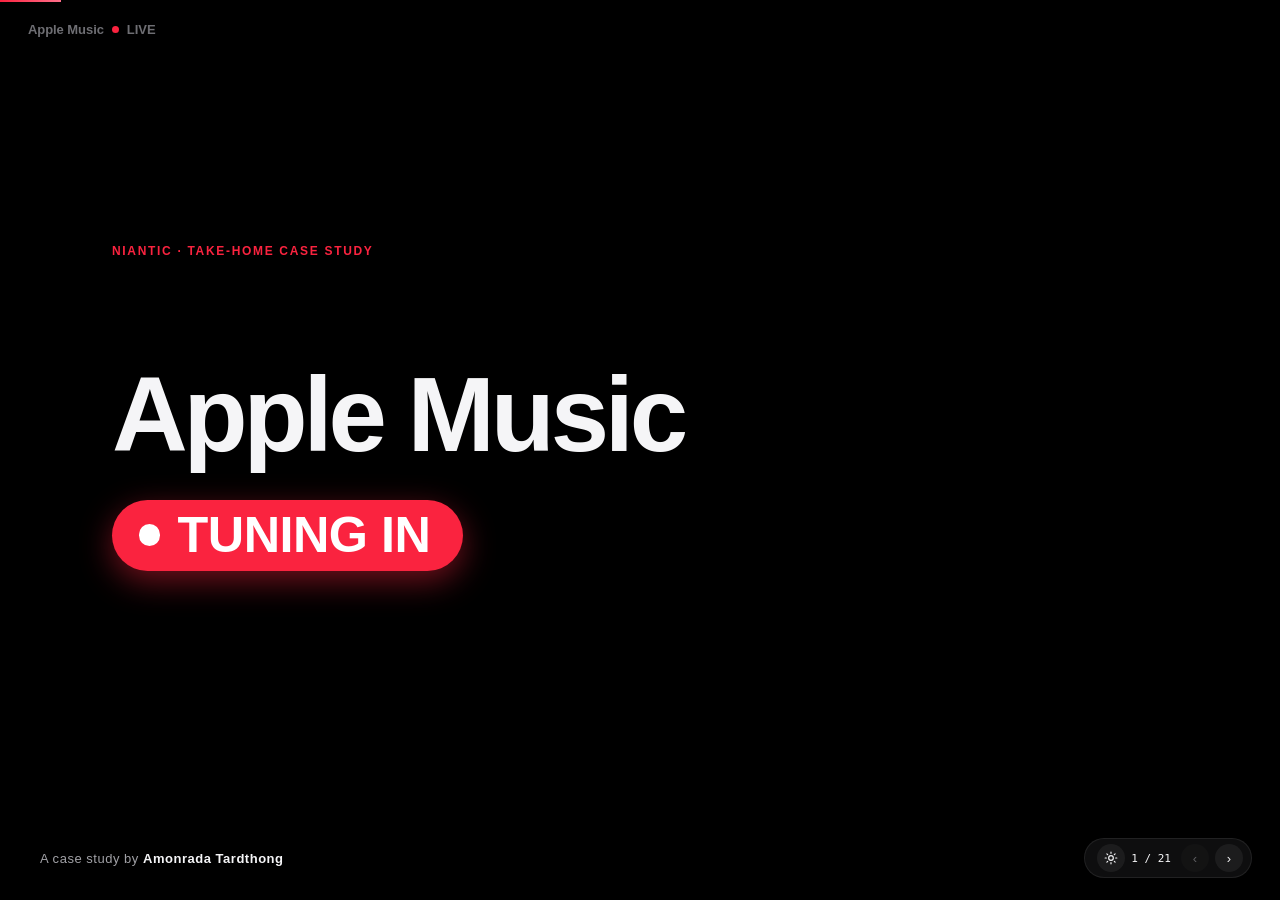
<file: niantic-presentation/index.html>
<!doctype html>
<html lang="en" data-theme="dark">
<head>
<meta charset="utf-8" />
<meta name="viewport" content="width=device-width, initial-scale=1" />
<title>Apple Music · Live — A case study by Amonrada</title>
<style>
  /* ============ TOKENS ============ */
  :root {
    --bg: #000000;
    --bg-elev: #0B0B0D;
    --bg-card: #131316;
    --bg-card-2: #1C1C1E;
    --ink: #F5F5F7;
    --ink-soft: #A1A1A6;
    --ink-faint: #6E6E73;
    --line: rgba(255,255,255,0.08);
    --line-strong: rgba(255,255,255,0.14);
    --red: #FA233F;
    --red-soft: rgba(250,35,63,0.18);
    --warm: #FFB199;
    --cool: #6FA8FF;
    --violet: #B89AFF;
    --mint: #7BE3C0;
    --radius: 22px;
    --radius-lg: 28px;
    --shadow-md: 0 12px 40px rgba(0,0,0,0.6), 0 2px 6px rgba(0,0,0,0.4);
    --shadow-lg: 0 24px 80px rgba(0,0,0,0.8);
    --font-display: -apple-system, BlinkMacSystemFont, "SF Pro Display", "Helvetica Neue", Helvetica, Arial, sans-serif;
    --font-text: -apple-system, BlinkMacSystemFont, "SF Pro Text", "Helvetica Neue", Helvetica, Arial, sans-serif;
    --font-mono: ui-monospace, "SF Mono", Menlo, Consolas, monospace;
  }
  html[data-theme="light"] {
    --bg: #FBFBFD;
    --bg-elev: #FFFFFF;
    --bg-card: #FFFFFF;
    --bg-card-2: #F5F5F7;
    --ink: #1D1D1F;
    --ink-soft: #6E6E73;
    --ink-faint: #86868B;
    --line: rgba(0,0,0,0.08);
    --line-strong: rgba(0,0,0,0.14);
    --shadow-md: 0 6px 24px rgba(0,0,0,0.08), 0 2px 6px rgba(0,0,0,0.04);
    --shadow-lg: 0 20px 60px rgba(0,0,0,0.10);
  }

  /* ============ RESET / BASE ============ */
  * { box-sizing: border-box; }
  html, body {
    margin: 0; padding: 0;
    background: var(--bg);
    color: var(--ink);
    font-family: var(--font-text);
    -webkit-font-smoothing: antialiased;
    -moz-osx-font-smoothing: grayscale;
    overflow: hidden;
    height: 100vh;
  }
  html, body, .card, .nav, .pill, .phone, .chapter, .step-card, .tier-row, .insight-divider, .throughline, .qr-card {
    transition: background-color 280ms ease, color 280ms ease, border-color 280ms ease, box-shadow 280ms ease;
  }

  .deck { position: relative; width: 100vw; height: 100vh; overflow: hidden; }

  .slide {
    position: absolute; inset: 0;
    display: flex; align-items: center; justify-content: center;
    padding: 64px 72px;
    opacity: 0; pointer-events: none;
    transform: translateY(10px);
    transition: opacity 480ms cubic-bezier(.2,.7,.2,1), transform 480ms cubic-bezier(.2,.7,.2,1);
    overflow-y: auto;
  }
  .slide.active { opacity: 1; pointer-events: auto; transform: translateY(0); }
  .slide-inner { width: 100%; max-width: 1200px; }

  /* ============ TYPOGRAPHY ============ */
  .eyebrow {
    font-family: var(--font-text);
    font-size: 12px; font-weight: 700;
    letter-spacing: 0.14em; text-transform: uppercase;
    color: var(--red);
    margin: 0 0 18px;
  }
  .eyebrow.muted { color: var(--ink-faint); }

  h1.hero {
    font-family: var(--font-display);
    font-size: clamp(42px, 5.6vw, 80px);
    font-weight: 800;
    line-height: 1.0;
    letter-spacing: -0.035em;
    margin: 0 0 20px;
  }
  h1.display {
    font-family: var(--font-display);
    font-size: clamp(30px, 3.8vw, 54px);
    font-weight: 700;
    line-height: 1.06;
    letter-spacing: -0.025em;
    margin: 0 0 18px;
  }
  h2 {
    font-family: var(--font-display);
    font-size: clamp(24px, 2.8vw, 36px);
    font-weight: 600;
    line-height: 1.1;
    letter-spacing: -0.02em;
    margin: 0 0 12px;
  }
  h3 {
    font-family: var(--font-display);
    font-size: 20px; font-weight: 600;
    letter-spacing: -0.01em;
    margin: 0 0 8px;
    color: var(--ink);
  }
  p.lead {
    font-size: clamp(17px, 1.4vw, 21px);
    line-height: 1.5;
    color: var(--ink-soft);
    margin: 0 0 12px;
    max-width: 780px;
  }
  p { font-size: 16px; line-height: 1.55; color: var(--ink-soft); margin: 0 0 10px; }
  .ink { color: var(--ink); }
  .soft { color: var(--ink-soft); }
  .faint { color: var(--ink-faint); }
  .caption { font-size: 12px; letter-spacing: 0.1em; text-transform: uppercase; color: var(--ink-faint); }
  .red { color: var(--red); }

  /* ============ NAVIGATION & CHROME ============ */
  .progress {
    position: fixed; top: 0; left: 0; right: 0;
    height: 2px; background: transparent; z-index: 30;
  }
  .progress-bar {
    height: 100%;
    background: linear-gradient(90deg, var(--red), #FF6F8A);
    transition: width 480ms cubic-bezier(.2,.7,.2,1);
  }

  .brand-mark {
    position: fixed; top: 22px; left: 28px;
    font-family: var(--font-display);
    font-weight: 600; font-size: 13px;
    letter-spacing: -0.005em;
    color: var(--ink-faint);
    z-index: 30;
    display: flex; align-items: center; gap: 8px;
  }
  .live-dot { width: 7px; height: 7px; border-radius: 50%; background: var(--red); animation: livepulse 1.6s ease-in-out infinite; }
  @keyframes livepulse {
    0%, 100% { box-shadow: 0 0 0 0 rgba(250,35,63,0.6); opacity: 1; }
    50%      { box-shadow: 0 0 0 6px rgba(250,35,63,0); opacity: 0.85; }
  }

  .nav {
    position: fixed; bottom: 22px; right: 28px;
    display: flex; gap: 6px; align-items: center;
    background: rgba(20,20,22,0.72);
    backdrop-filter: saturate(180%) blur(20px);
    -webkit-backdrop-filter: saturate(180%) blur(20px);
    border: 1px solid var(--line);
    border-radius: 999px;
    padding: 5px 8px 5px 12px;
    z-index: 30; font-size: 12px; color: var(--ink-soft);
  }
  html[data-theme="light"] .nav { background: rgba(255,255,255,0.85); }
  .nav .counter {
    font-variant-numeric: tabular-nums; margin-right: 4px;
    color: var(--ink); font-weight: 500;
    font-family: var(--font-mono); font-size: 11px;
  }
  .nav button {
    width: 28px; height: 28px; border-radius: 50%;
    border: 0; background: rgba(255,255,255,0.06);
    color: var(--ink); cursor: pointer;
    font-size: 13px; line-height: 1;
    display: inline-flex; align-items: center; justify-content: center;
    transition: background 150ms ease;
  }
  html[data-theme="light"] .nav button { background: #F0F0F2; }
  .nav button:hover { background: rgba(255,255,255,0.12); }
  html[data-theme="light"] .nav button:hover { background: #E4E4E8; }
  .nav button:disabled { opacity: 0.35; cursor: not-allowed; }

  .theme-toggle { width: 28px; height: 28px; border-radius: 50%; border: 0; background: rgba(255,255,255,0.06); color: var(--ink); cursor: pointer; padding: 0; display: inline-flex; align-items: center; justify-content: center; }
  html[data-theme="light"] .theme-toggle { background: #F0F0F2; }
  .theme-toggle svg { width: 14px; height: 14px; }
  .theme-toggle .icon-sun  { display: block; }
  .theme-toggle .icon-moon { display: none; }
  html[data-theme="light"] .theme-toggle .icon-sun  { display: none; }
  html[data-theme="light"] .theme-toggle .icon-moon { display: block; }

  /* ============ COMPOSITION HELPERS ============ */
  .row { display: flex; gap: 12px; align-items: center; }
  .col { display: flex; flex-direction: column; gap: 12px; }
  .grid-2 { display: grid; grid-template-columns: 1fr 1fr; gap: 24px; }
  .grid-3 { display: grid; grid-template-columns: repeat(3, 1fr); gap: 20px; }
  .grid-4 { display: grid; grid-template-columns: repeat(4, 1fr); gap: 18px; }
  .gap-32 { gap: 32px; } .gap-48 { gap: 48px; } .gap-64 { gap: 64px; }
  .mt-12 { margin-top: 12px; } .mt-16 { margin-top: 16px; }
  .mt-24 { margin-top: 24px; } .mt-32 { margin-top: 32px; }
  .mt-48 { margin-top: 48px; } .mt-64 { margin-top: 64px; }

  .card {
    background: var(--bg-card);
    border: 1px solid var(--line);
    border-radius: var(--radius);
    padding: 24px 26px;
  }

  /* ============ PHONE FRAME ============ */
  .phone {
    position: relative;
    aspect-ratio: 390 / 844;
    background: #050505;
    border-radius: 38px;
    padding: 7px;
    box-shadow: var(--shadow-lg), inset 0 0 0 0.5px rgba(255,255,255,0.08);
    width: 100%;
    max-width: 300px;
    margin: 0 auto;
  }
  .phone .notch {
    position: absolute; top: 14px; left: 50%;
    transform: translateX(-50%);
    width: 96px; height: 26px; background: #000;
    border-radius: 999px; z-index: 5;
  }
  .phone .screen {
    width: 100%; height: 100%; border-radius: 32px; overflow: hidden;
    background: #000; position: relative;
    color: #fff;
  }
  .phone video, .phone img { width: 100%; height: 100%; object-fit: cover; display: block; }

  .phone-sm { max-width: 150px; border-radius: 22px; padding: 4px; }
  .phone-sm .screen { border-radius: 18px; }
  .phone-sm .notch { width: 50px; height: 14px; top: 8px; }

  .phone-md { max-width: 240px; }

  /* phone status bar (decorative) */
  .ps-bar {
    position: absolute; top: 0; left: 0; right: 0; height: 44px;
    display: flex; align-items: flex-end; justify-content: space-between;
    padding: 0 22px 6px; font-size: 11px; font-weight: 600;
    color: rgba(255,255,255,0.95); z-index: 4;
    font-family: var(--font-display);
    pointer-events: none;
  }
  .ps-bar .right { display: flex; gap: 4px; align-items: center; opacity: 0.95; }

  /* ============ SLIDE 1 — TITLE ============ */
  .title-slide {
    display: flex; flex-direction: column; justify-content: space-between;
    height: 100%; padding: 0;
  }
  .title-mark {
    flex: 1;
    display: flex; flex-direction: column; justify-content: center;
  }
  .title-wordmark {
    font-family: var(--font-display);
    font-size: clamp(54px, 8.2vw, 128px);
    font-weight: 800;
    letter-spacing: -0.04em;
    line-height: 0.94;
    color: var(--ink);
    display: flex; flex-direction: column; align-items: flex-start;
    gap: 0.34em;
  }
  .title-wordmark .live-word {
    position: relative;
    display: inline-flex; align-items: center;
    gap: 0.34em;
    background: var(--red);
    color: #fff;
    padding: 0.22em 0.64em 0.24em 0.54em;
    border-radius: 999px;
    text-transform: uppercase;
    font-size: 0.48em;
    letter-spacing: -0.01em;
    box-shadow: 0 10px 32px rgba(250,35,63,0.45);
  }
  .title-wordmark .live-word::before {
    content: ""; width: 0.42em; height: 0.42em; border-radius: 50%;
    background: #fff;
    box-shadow: 0 0 0 0 rgba(255,255,255,0.6);
    animation: dotpulse-white 1.6s ease-in-out infinite;
  }
  @keyframes dotpulse-white {
    0%, 100% { box-shadow: 0 0 0 0 rgba(255,255,255,0.55); opacity: 1; }
    50%      { box-shadow: 0 0 0 0.22em rgba(255,255,255,0); opacity: 0.85; }
  }
  .title-wordmark .live-word .lw-stack {
    position: relative;
    display: inline-block;
    text-align: center;
    overflow: hidden;
    vertical-align: middle;
    transition: width 720ms cubic-bezier(.4, 0, .2, 1);
  }
  .title-wordmark .live-word .lw-tuning {
    display: inline-block;
    white-space: nowrap;
    transition: opacity 720ms cubic-bezier(.4, 0, .2, 1);
  }
  .title-wordmark .live-word .lw-live {
    position: absolute;
    top: 0;
    left: 50%;
    transform: translateX(-50%);
    white-space: nowrap;
    opacity: 0;
    transition: opacity 720ms cubic-bezier(.4, 0, .2, 1);
  }
  .title-wordmark .live-word.is-live .lw-tuning { opacity: 0; }
  .title-wordmark .live-word.is-live .lw-live   { opacity: 1; }
  .title-meta {
    position: absolute;
    bottom: 22px; left: 40px;
    display: flex; align-items: center; gap: 10px;
    min-height: 40px;
    color: var(--ink-faint);
    font-size: 13px; letter-spacing: 0.04em;
    line-height: 1;
  }
  .title-meta .left { color: var(--ink-soft); }
  .title-meta .left strong { color: var(--ink); font-weight: 600; }
  .title-meta .sep { opacity: 0.5; }

  /* ============ SLIDE 2 — THROUGHLINE ============ */
  .throughline-slide { display: flex; flex-direction: column; align-items: flex-start; }
  .throughline {
    font-family: var(--font-display);
    font-size: clamp(42px, 6.4vw, 96px);
    line-height: 1.02;
    letter-spacing: -0.035em;
    margin: 0;
    max-width: 1100px;
  }
  .throughline .line1 { font-weight: 300; color: #C8C8CC; display: block; }
  .throughline .line2 { font-weight: 800; color: #FFFFFF; display: block; }

  /* ============ SLIDE 3 — INSIGHT ============ */
  .insight-stack {
    display: flex; flex-direction: column; gap: 56px;
    max-width: 1100px;
  }
  .insight-stack .setup {
    font-family: var(--font-display);
    font-size: clamp(28px, 3.4vw, 48px);
    font-weight: 400; color: #9A9AA0;
    letter-spacing: -0.025em; line-height: 1.06;
  }
  .insight-stack .punch {
    font-family: var(--font-display);
    font-size: clamp(36px, 4.8vw, 68px);
    font-weight: 800; color: var(--ink);
    letter-spacing: -0.03em; line-height: 1.02;
  }
  .insight-divider {
    color: var(--red); font-size: 24px;
    display: inline-flex; align-items: center; gap: 10px;
  }
  .insight-divider::before, .insight-divider::after {
    content: ""; width: 32px; height: 1px; background: var(--red); opacity: 0.5;
  }

  /* ============ SLIDE 4 — PRINCIPLES ============ */
  .principles { display: flex; flex-direction: column; gap: 22px; max-width: 920px; }
  .principle {
    display: grid; grid-template-columns: 56px 1fr;
    gap: 28px; align-items: baseline;
    padding: 14px 0;
  }
  .principle .num {
    color: var(--red); font-family: var(--font-display);
    font-size: 28px; font-weight: 700; letter-spacing: -0.01em;
    font-variant-numeric: tabular-nums;
  }
  .principle .title-row {
    font-family: var(--font-display);
    font-size: clamp(18px, 1.9vw, 24px);
    font-weight: 600; color: var(--ink);
    letter-spacing: -0.015em; line-height: 1.15;
  }
  .principle .sub {
    margin-top: 8px; color: var(--ink-soft); font-size: 18px; line-height: 1.45;
  }

  /* ============ SLIDE 5 — IA (Radio → Live, two cards) ============ */
  .ia-cards {
    display: grid; grid-template-columns: 1fr 1fr; gap: 24px;
    max-width: 1100px;
  }
  .ia-card {
    position: relative;
    background: linear-gradient(180deg, #18181B 0%, #0E0E10 100%);
    border: 1px solid var(--line);
    border-radius: var(--radius-lg);
    padding: 40px 40px 36px;
    display: flex; flex-direction: column;
    overflow: hidden;
    box-shadow: 0 1px 0 rgba(255,255,255,0.04) inset, 0 12px 32px rgba(0,0,0,0.35);
  }
  html[data-theme="light"] .ia-card {
    background: linear-gradient(180deg, #FFFFFF 0%, #FAFAFC 100%);
    box-shadow: 0 1px 0 rgba(255,255,255,0.6) inset, 0 6px 20px rgba(0,0,0,0.06);
  }
  .ia-card.now::before {
    content: ""; position: absolute; top: 0; left: 0; right: 0; height: 2px;
    background: linear-gradient(90deg, var(--red), transparent);
    opacity: 0.7;
  }
  .ia-card .ia-eyebrow {
    font-size: 12px; font-weight: 700;
    letter-spacing: 0.16em; text-transform: uppercase;
    color: var(--ink-faint);
    margin-bottom: 22px;
  }
  .ia-card.now .ia-eyebrow { color: var(--ink); }
  .ia-card .ia-title {
    font-family: var(--font-display);
    font-size: clamp(36px, 4.4vw, 60px); font-weight: 700;
    letter-spacing: -0.015em; line-height: 1;
    margin: 0 0 18px;
    text-transform: uppercase;
  }
  .ia-card.was .ia-title {
    color: var(--ink-faint);
    padding: 0.2em 0 0.22em 0;
  }
  .ia-card.now .ia-title {
    align-self: flex-start;
    display: inline-flex; align-items: center;
    gap: 0.3em;
    background: var(--red);
    color: #fff;
    padding: 0.2em 0.6em 0.22em 0.5em;
    border-radius: 999px;
    box-shadow: 0 12px 36px rgba(250,35,63,0.45);
    letter-spacing: -0.005em;
  }
  .ia-card.now .live-tag {
    width: 0.4em; height: 0.4em; border-radius: 50%;
    background: #fff;
    box-shadow: 0 0 0 0 rgba(255,255,255,0.6);
    animation: dotpulse-white 1.6s ease-in-out infinite;
  }
  .ia-card .ia-desc {
    font-size: clamp(18px, 1.7vw, 22px);
    color: var(--ink-soft); line-height: 1.4;
    margin: 0;
  }
  .ia-card.now .ia-desc { color: var(--ink); }
  .ia-foot {
    margin-top: 28px; max-width: 880px;
    color: var(--ink-faint); font-size: 14px; line-height: 1.6;
  }

  /* ============ LIVE TAB MOCKUP (slides 6, 7) ============ */
  .live-tab-mock { padding: 0; background: linear-gradient(180deg, #1A0006 0%, #000 70%); height: 100%; overflow: hidden; }
  .ltm-pad { padding: 50px 14px 70px; height: 100%; overflow: hidden; display: flex; flex-direction: column; gap: 14px; }
  .ltm-h {
    font-family: var(--font-display); font-weight: 800;
    font-size: 22px; letter-spacing: -0.02em; color: #fff;
    margin: 4px 4px 2px;
  }
  .ltm-section-h {
    font-family: var(--font-display); font-weight: 700;
    font-size: 13px; letter-spacing: -0.01em; color: #fff;
    margin: 4px 4px 4px;
    display: flex; align-items: center; gap: 6px;
  }
  .ltm-section-h .live-dot { width: 5px; height: 5px; }
  .ltm-stations { display: grid; grid-template-columns: repeat(3, 1fr); gap: 6px; padding: 0 4px; }
  .ltm-station {
    aspect-ratio: 1/1; border-radius: 7px;
    background: linear-gradient(135deg, #FA233F 0%, #4a0010 100%);
    display: flex; align-items: flex-end; padding: 5px;
    font-size: 7px; font-weight: 700; color: #fff;
    line-height: 1; letter-spacing: -0.01em;
    border: 0.5px solid rgba(255,255,255,0.08);
  }
  .ltm-station.s2 { background: linear-gradient(135deg, #6FA8FF 0%, #0F2657 100%); }
  .ltm-station.s3 { background: linear-gradient(135deg, #FFB199 0%, #4a200d 100%); }
  .ltm-station.s4 { background: linear-gradient(135deg, #B89AFF 0%, #2c0e4a 100%); }
  .ltm-station.s5 { background: linear-gradient(135deg, #7BE3C0 0%, #0a3a2c 100%); }
  .ltm-station.play { background: linear-gradient(135deg, #FA233F 0%, #FF8855 100%); }

  .ltm-livenow { display: flex; gap: 8px; padding: 0 4px; overflow: hidden; }
  .ltm-card {
    flex: 1; min-width: 0;
    aspect-ratio: 1.1/1; border-radius: 9px;
    border: 0.5px solid rgba(255,255,255,0.08);
    background: linear-gradient(135deg, #2a0e0e 0%, #000 100%);
    position: relative; overflow: hidden;
    padding: 5px; display: flex; flex-direction: column; justify-content: space-between;
  }
  .ltm-card.c1 { background: linear-gradient(135deg, #4a0010 0%, #FA233F 110%); }
  .ltm-card.c2 { background: linear-gradient(160deg, #1F0A4A 0%, #B89AFF 130%); }
  .ltm-card.c3 { background: linear-gradient(135deg, #2a200a 0%, #d4a574 130%); }
  .ltm-card .ltm-live {
    align-self: flex-start;
    background: rgba(0,0,0,0.55); backdrop-filter: blur(8px);
    color: #fff; font-size: 6px; font-weight: 700;
    padding: 2px 5px; border-radius: 999px;
    display: flex; align-items: center; gap: 3px;
  }
  .ltm-card .ltm-live .dot { width: 4px; height: 4px; border-radius: 50%; background: var(--red); }
  .ltm-card .ltm-meta {
    color: #fff; font-size: 7px; font-weight: 700; line-height: 1.15;
  }
  .ltm-card .ltm-meta .small { font-size: 6px; font-weight: 500; opacity: 0.8; margin-top: 2px; }

  .ltm-group {
    display: flex; gap: 6px; padding: 0 4px;
  }
  .ltm-group-card {
    flex: 1; border-radius: 9px;
    background: linear-gradient(135deg, #2a1a1a 0%, #0a0808 100%);
    border: 0.5px solid rgba(255,255,255,0.08);
    padding: 6px;
    display: flex; flex-direction: column; gap: 4px;
  }
  .ltm-group-card .orb {
    width: 22px; height: 22px; border-radius: 50%;
    background: radial-gradient(circle, rgba(250,35,63,0.6) 0%, rgba(250,35,63,0) 70%);
    border: 0.5px solid rgba(250,35,63,0.4);
    animation: breathe 3.6s ease-in-out infinite;
  }
  @keyframes breathe { 0%, 100% { transform: scale(1); opacity: 0.85; } 50% { transform: scale(1.12); opacity: 1; } }
  .ltm-group-card .label { font-size: 6.5px; color: #fff; font-weight: 700; line-height: 1.2; }
  .ltm-group-card .count { font-size: 7px; color: var(--red); font-weight: 700; font-variant-numeric: tabular-nums; }

  .ltm-up {
    padding: 0 4px;
  }
  .ltm-up-row {
    display: flex; gap: 6px; align-items: center;
    padding: 4px 0; border-top: 0.5px solid rgba(255,255,255,0.06);
    font-size: 7px; color: #fff;
  }
  .ltm-up-row .thumb {
    width: 22px; height: 22px; border-radius: 4px;
    background: linear-gradient(135deg, #FA233F 0%, #2a0010 100%);
    flex-shrink: 0;
  }
  .ltm-up-row .when { color: var(--ink-faint); font-size: 6px; margin-top: 1px; }

  .ltm-tabbar {
    margin-top: auto;
    background: rgba(20,20,22,0.85); backdrop-filter: blur(20px);
    border-top: 0.5px solid rgba(255,255,255,0.08);
    height: 36px; margin-left: -14px; margin-right: -14px;
    display: flex; align-items: center; justify-content: space-around;
    padding: 0 6px;
  }
  .ltm-tabbar .tab {
    font-size: 7px; color: var(--ink-faint); font-weight: 600;
    display: flex; flex-direction: column; align-items: center; gap: 2px;
  }
  .ltm-tabbar .tab.active { color: var(--red); }
  .ltm-tabbar .tab .ic { width: 9px; height: 9px; border: 1px solid currentColor; border-radius: 2px; }

  /* annotations next to phone (slides 6,7) */
  .annotated {
    display: grid; grid-template-columns: minmax(280px, 320px) 1fr; gap: 56px;
    align-items: center; max-width: 1100px; margin: 0 auto;
  }
  .annot-list {
    display: grid;
    grid-template-columns: auto 1fr;
    column-gap: 22px;
    row-gap: 32px;
    align-items: baseline;
    list-style: none; padding: 0; margin: 0;
  }
  .annot-list .item {
    display: contents;
  }
  .annot-list .item .num {
    font-family: var(--font-display); font-weight: 700;
    color: var(--red); font-size: 14px; letter-spacing: 0.06em;
  }
  .annot-list .item h3 { font-size: 18px; }
  .annot-list .item p { font-size: 14px; color: var(--ink-soft); }

  /* ============ SLIDE 8 — FLOW ============ */
  .flow-bookend {
    display: flex; justify-content: space-between; align-items: baseline;
    margin-bottom: 36px;
  }
  .flow-bookend .end {
    font-family: var(--font-display);
    font-size: clamp(20px, 1.8vw, 24px);
    font-weight: 600; color: var(--ink);
  }
  .flow-bookend .end .sub {
    display: block; font-style: italic; font-weight: 400;
    color: var(--ink-soft); font-size: 15px; margin-top: 4px; letter-spacing: -0.01em;
  }
  .flow-bookend .arrow { color: var(--red); font-size: 24px; align-self: center; }

  .flow-row {
    display: grid; grid-template-columns: repeat(6, 1fr); gap: 12px;
    align-items: stretch;
  }
  .flow-step { display: flex; flex-direction: column; align-items: center; gap: 8px; position: relative; }
  .flow-step .phone-sm { transform: rotate(-2deg); transition: transform 200ms ease; }
  .flow-step:nth-child(2n) .phone-sm { transform: rotate(2deg); }
  .flow-step .num {
    color: var(--red); font-size: 11px; font-weight: 700;
    letter-spacing: 0.1em;
    margin-top: 8px;
  }
  .flow-step .fn { font-size: 13px; font-weight: 600; color: var(--ink); }
  .flow-step .em { font-size: 12px; color: var(--ink-soft); font-style: italic; }
  .flow-step.peak .phone-sm {
    box-shadow: 0 0 0 1px rgba(250,35,63,0.4), 0 16px 60px rgba(250,35,63,0.45), var(--shadow-lg);
    transform: rotate(0deg);
  }
  .flow-step.peak .phone-sm:hover { transform: scale(1.02); }
  .flow-step.loop::after {
    content: "↺"; position: absolute; top: -16px; right: -8px;
    color: var(--red); font-size: 22px; font-weight: 700;
    text-shadow: 0 0 16px rgba(250,35,63,0.5);
    animation: livepulse 2.4s ease-in-out infinite;
  }

  /* mini-screen variants for phones in flow */
  .mini { width: 100%; height: 100%; padding: 14px 6px 6px; display: flex; flex-direction: column; gap: 4px; font-size: 6px; color: #fff; }
  .mini-card { aspect-ratio: 1.4/1; border-radius: 6px; flex-shrink: 0; }
  .mini-card.a { background: linear-gradient(135deg, #FA233F 0%, #4a0010 100%); }
  .mini-card.b { background: linear-gradient(135deg, #6FA8FF 0%, #0F2657 100%); }
  .mini-card.c { background: linear-gradient(135deg, #B89AFF 0%, #1F0A4A 100%); }
  .mini-card.d { background: linear-gradient(135deg, #d4a574 0%, #2a200a 100%); }
  .mini-row { height: 4px; background: rgba(255,255,255,0.16); border-radius: 2px; }
  .mini-row.w70 { width: 70%; } .mini-row.w50 { width: 50%; } .mini-row.w90 { width: 90%; }
  .mini-fill { background: #000; flex: 1; border-radius: 4px; position: relative; overflow: hidden; }
  .mini-fill.live::before {
    content: ""; position: absolute; inset: 0;
    background: linear-gradient(180deg, rgba(250,35,63,0.5) 0%, #4a0010 80%);
  }
  .mini-fill.live::after {
    content: "LIVE"; position: absolute; top: 6px; left: 6px;
    font-size: 5px; font-weight: 800; color: #fff;
    background: rgba(0,0,0,0.5); padding: 1px 3px; border-radius: 3px;
  }
  .mini-orb {
    width: 60%; aspect-ratio: 1; align-self: center;
    border-radius: 50%;
    background: radial-gradient(circle, rgba(250,35,63,0.55) 0%, rgba(250,35,63,0) 70%);
    border: 0.5px solid rgba(250,35,63,0.4);
    animation: breathe 3.6s ease-in-out infinite;
    margin: auto 0;
  }

  /* ============ CHAPTER DIVIDERS (9, 11, 13, 16) ============ */
  .chapter {
    /* Chapter covers keep a dark gradient regardless of theme,
       so lock text variables to light values inside this scope. */
    --ink: #F5F5F7;
    --ink-soft: #C8C8CC;
    --ink-faint: #A1A1A6;
    position: relative;
    width: 100%;
    border-radius: var(--radius-lg);
    overflow: hidden;
    padding: 80px 72px;
    min-height: 70vh;
    display: flex; flex-direction: column; justify-content: center;
  }
  .chapter::before, .chapter::after {
    content: ""; position: absolute; border-radius: 50%;
    filter: blur(40px); pointer-events: none;
  }
  .chapter .chapter-num {
    color: var(--red); font-family: var(--font-display);
    font-size: clamp(32px, 3.8vw, 54px);
    font-weight: 800; letter-spacing: -0.025em;
    line-height: 1; margin-bottom: 14px;
  }
  .chapter h1 {
    font-family: var(--font-display);
    font-size: clamp(42px, 5.4vw, 80px);
    font-weight: 800; letter-spacing: -0.035em;
    line-height: 0.98; color: var(--ink);
    margin: 0 0 16px;
    max-width: 14ch;
  }
  .chapter .ch-sub {
    font-family: var(--font-display);
    font-size: clamp(17px, 1.8vw, 22px);
    color: #C8C8CC; font-weight: 400; line-height: 1.35;
    max-width: 22ch;
  }

  /* per-chapter mood */
  .chapter.concert { background: radial-gradient(ellipse at 30% 40%, #4a0010 0%, #1a0006 50%, #000 100%); }
  .chapter.concert::before { width: 50%; height: 50%; top: -10%; left: -10%; background: #FA233F; opacity: 0.30; }
  .chapter.concert::after { width: 70%; height: 70%; bottom: -30%; right: -20%; background: #ff6033; opacity: 0.20; }

  .chapter.event { background: radial-gradient(ellipse at 60% 30%, #1F0A4A 0%, #0F1430 60%, #000 100%); }
  .chapter.event::before { width: 60%; height: 60%; top: -20%; right: -10%; background: #6FA8FF; opacity: 0.25; }
  .chapter.event::after { width: 60%; height: 60%; bottom: -20%; left: -10%; background: #B89AFF; opacity: 0.20; }

  .chapter.gaming { background: radial-gradient(ellipse at 30% 70%, #2c0e4a 0%, #0a0a1a 60%, #000 100%); }
  .chapter.gaming::before { width: 50%; height: 50%; top: -10%; right: -10%; background: #B89AFF; opacity: 0.30; }
  .chapter.gaming::after { width: 60%; height: 60%; bottom: -30%; left: -20%; background: #6FA8FF; opacity: 0.20; }

  .chapter.group { background: radial-gradient(ellipse at 50% 50%, #2a1a14 0%, #1a1410 50%, #000 100%); }
  .chapter.group::before { width: 60%; height: 60%; top: 20%; left: 20%; background: #FFB199; opacity: 0.18; animation: breathe 8s ease-in-out infinite; }
  .chapter.group::after { width: 60%; height: 60%; bottom: -20%; right: -10%; background: #d4a574; opacity: 0.12; }

  /* ============ SLIDE 10 — MULTI-VIEW (recorded prototype) ============ */
  .proto-video {
    display: flex; align-items: center; justify-content: center;
    width: 100%;
    height: min(720px, calc(100vh - 200px));
  }
  .proto-video video {
    display: block;
    max-width: 100%;
    max-height: 100%;
    width: auto;
    height: auto;
    object-fit: contain;
    border-radius: 44px;
  }

  /* ============ SLIDE 10 — MULTI-VIEW (concert) ============ */
  .twocol-stage {
    display: grid; grid-template-columns: minmax(280px, 320px) 1fr;
    gap: 72px; align-items: center;
  }
  /* Consistent vertical rhythm for chapter-style copy columns */
  .twocol-stage > div > h1.display { margin-bottom: 32px; }
  .twocol-stage > div > .lead { margin-top: 0; }
  .twocol-stage > div > .lead + .annot-list,
  .twocol-stage > div > h1.display + .annot-list { margin-top: 56px; }
  .twocol-stage > div > .annot-list + .card,
  .twocol-stage > div > .lead + .card,
  .twocol-stage > div > h1.display + .card { margin-top: 40px; }

  .mv-stage { background: linear-gradient(180deg, #2a0010 0%, #1a0008 50%, #000 100%); height: 100%; position: relative; overflow: hidden; }
  .mv-stage .stage-glow {
    position: absolute; top: 30%; left: 50%; transform: translate(-50%, -50%);
    width: 180%; height: 80%;
    background: radial-gradient(ellipse, rgba(250,35,63,0.45) 0%, transparent 60%);
    pointer-events: none;
  }
  .mv-stage .stage-fig {
    position: absolute; left: 50%; bottom: 30%; transform: translateX(-50%);
    width: 50%; aspect-ratio: 1/2;
    background: linear-gradient(180deg, #fff 0%, transparent 100%);
    opacity: 0.35; border-radius: 50% 50% 30% 30%;
    filter: blur(2px);
  }
  .mv-overlay-top {
    position: absolute; top: 50px; left: 12px; right: 12px;
    display: flex; justify-content: space-between; align-items: center;
    z-index: 4;
  }
  .mv-live-pill {
    background: rgba(0,0,0,0.55); backdrop-filter: blur(10px);
    border: 0.5px solid rgba(255,255,255,0.12);
    color: #fff; font-size: 9px; font-weight: 700;
    padding: 4px 8px; border-radius: 999px;
    display: inline-flex; align-items: center; gap: 5px;
  }
  .mv-live-pill .dot { width: 5px; height: 5px; border-radius: 50%; background: var(--red); animation: livepulse 1.6s ease-in-out infinite; }
  .mv-tier-pill {
    background: rgba(0,0,0,0.55); backdrop-filter: blur(10px);
    border: 0.5px solid rgba(250,35,63,0.5);
    color: #FFD0D6; font-size: 9px; font-weight: 700;
    padding: 4px 8px; border-radius: 999px;
  }
  .mv-strip {
    position: absolute; bottom: 16px; left: 12px; right: 12px;
    background: rgba(20,20,22,0.6); backdrop-filter: blur(20px) saturate(180%);
    -webkit-backdrop-filter: blur(20px) saturate(180%);
    border: 0.5px solid rgba(255,255,255,0.12);
    border-radius: 14px;
    padding: 8px;
    display: grid; grid-template-columns: repeat(4, 1fr); gap: 6px;
    z-index: 4;
  }
  .mv-thumb {
    aspect-ratio: 16/10; border-radius: 8px;
    background: #2a0010;
    position: relative; overflow: hidden;
    display: flex; align-items: flex-end; padding: 4px;
    font-size: 6.5px; color: #fff; font-weight: 700;
    border: 1.5px solid transparent;
    transition: all 200ms ease;
  }
  .mv-thumb.selected {
    border-color: #fff;
    box-shadow: 0 0 0 1px rgba(255,255,255,0.3), 0 4px 12px rgba(250,35,63,0.4);
    transform: translateY(-2px);
  }
  .mv-thumb.selected::after {
    content: ""; position: absolute; top: 4px; right: 4px;
    width: 6px; height: 6px; border-radius: 50%;
    background: #fff; box-shadow: 0 0 6px rgba(255,255,255,0.6);
  }
  .mv-thumb.t1 { background: linear-gradient(180deg, #FA233F 0%, #4a0010 100%); }
  .mv-thumb.t2 { background: linear-gradient(180deg, #FF6F8A 0%, #2a0010 100%); }
  .mv-thumb.t3 { background: linear-gradient(180deg, #ff8855 0%, #2a0010 100%); }
  .mv-thumb.t4 { background: linear-gradient(180deg, #ffd166 0%, #2a0010 100%); }

  /* ============ SLIDE 12 — STREAM EVENT ============ */
  .ev-stage { background: linear-gradient(180deg, #0F1430 0%, #1F0A4A 50%, #000 100%); height: 100%; position: relative; overflow: hidden; }
  .ev-stage .stage-glow {
    position: absolute; top: 30%; left: 50%; transform: translate(-50%, -50%);
    width: 180%; height: 80%;
    background: radial-gradient(ellipse, rgba(184,154,255,0.35) 0%, transparent 60%);
  }
  .ev-stage .stage-fig {
    position: absolute; left: 50%; bottom: 28%; transform: translateX(-50%);
    width: 60%; height: 30%;
    background: linear-gradient(180deg, rgba(255,255,255,0.45), transparent);
    border-radius: 16px 16px 0 0;
    filter: blur(4px);
  }
  .ev-strip .mv-thumb.t1 { background: linear-gradient(180deg, #B89AFF 0%, #1F0A4A 100%); border-color: #B89AFF; }
  .ev-strip .mv-thumb.t2 { background: linear-gradient(180deg, #6FA8FF 0%, #0F2657 100%); }
  .ev-strip .mv-thumb.t3 { background: linear-gradient(180deg, #C8B4FF 0%, #2a205a 100%); }
  .ev-strip .mv-thumb.t4 { background: linear-gradient(180deg, #FFE0B5 0%, #2a200a 100%); }
  .ev-intel {
    position: absolute; top: 80px; left: 12px; right: 12px;
    background: rgba(30,18,60,0.65); backdrop-filter: blur(20px) saturate(160%);
    border: 0.5px solid rgba(184,154,255,0.25);
    border-radius: 14px; padding: 12px;
    z-index: 4;
    box-shadow: 0 8px 24px rgba(0,0,0,0.4);
  }
  .ev-intel .lbl { font-size: 7px; color: #B89AFF; font-weight: 700; letter-spacing: 0.14em; text-transform: uppercase; }
  .ev-intel .now { font-size: 12px; color: #fff; font-weight: 700; margin-top: 4px; line-height: 1.2; letter-spacing: -0.01em; }
  .ev-intel .countdown {
    font-size: 18px; color: #fff; margin-top: 6px;
    font-variant-numeric: tabular-nums; font-weight: 800;
    letter-spacing: -0.02em;
  }
  .ev-intel .countdown::before {
    content: ""; display: inline-block;
    width: 5px; height: 5px; border-radius: 50%;
    background: #B89AFF; margin-right: 8px;
    transform: translateY(-2px);
    animation: livepulse 1.6s ease-in-out infinite;
  }

  /* ============ STREAM GAMING — ON THE SCHEDULE (mockup) ============ */
  .gm-schedule {
    background: linear-gradient(180deg, #2c0e4a 0%, #0a0a1a 60%, #000 100%);
    height: 100%;
    padding: 50px 12px 60px;
    display: flex; flex-direction: column; gap: 8px;
    position: relative; overflow: hidden;
  }
  .gm-schedule .h {
    font-family: var(--font-display); font-weight: 800;
    font-size: 18px; letter-spacing: -0.02em; color: #fff;
    margin: 6px 4px 0;
  }
  .gm-schedule .sub {
    font-size: 9px; color: var(--ink-faint);
    letter-spacing: 0.08em; text-transform: uppercase;
    margin: 2px 4px 8px;
    font-weight: 600;
  }
  .gm-schedule .sched-card {
    display: flex; gap: 9px;
    padding: 8px 9px;
    background: rgba(255,255,255,0.04);
    border-radius: 10px;
    border: 0.5px solid rgba(255,255,255,0.08);
  }
  .gm-schedule .sched-card .thumb {
    width: 42px; height: 42px;
    border-radius: 6px;
    flex-shrink: 0;
    box-shadow: 0 2px 6px rgba(0,0,0,0.4);
  }
  .gm-schedule .info {
    flex: 1; min-width: 0;
    display: flex; flex-direction: column; gap: 1px;
  }
  .gm-schedule .info .creator {
    font-size: 9.5px; color: #fff; font-weight: 700; letter-spacing: -0.01em;
  }
  .gm-schedule .info .game {
    font-size: 8px; color: rgba(255,255,255,0.78); font-weight: 500;
  }
  .gm-schedule .info .ost {
    font-size: 7.5px; color: var(--red); font-weight: 700;
    letter-spacing: 0.04em; margin-top: 2px;
  }
  .gm-schedule .info .when {
    font-size: 7px; color: var(--ink-faint); margin-top: 1px;
  }

  /* ============ SLIDE 14 — BOOST (gaming) ============ */
  .gm-stage { background: linear-gradient(180deg, #0a0a1a 0%, #050008 100%); height: 100%; position: relative; overflow: hidden; }
  .gm-stage .gm-game {
    position: absolute; inset: 0;
    background:
      radial-gradient(circle at 30% 60%, rgba(184,154,255,0.4) 0%, transparent 50%),
      radial-gradient(circle at 70% 30%, rgba(111,168,255,0.3) 0%, transparent 50%),
      linear-gradient(180deg, #1a0a2e 0%, #050008 100%);
  }
  .gm-stage .gm-figure {
    position: absolute; left: 50%; top: 45%; transform: translate(-50%, -50%);
    width: 32%; aspect-ratio: 1/1.6;
    background: linear-gradient(180deg, #fff 0%, transparent 100%);
    opacity: 0.18;
    border-radius: 50% 50% 25% 25%;
    filter: blur(2px);
  }
  .gm-creator {
    position: absolute; bottom: 70px; left: 12px;
    background: rgba(0,0,0,0.55); backdrop-filter: blur(12px);
    border: 0.5px solid rgba(255,255,255,0.12);
    border-radius: 999px;
    padding: 4px 10px 4px 4px;
    display: flex; align-items: center; gap: 6px;
    z-index: 4;
  }
  .gm-creator .av {
    width: 18px; height: 18px; border-radius: 50%;
    background: linear-gradient(135deg, #B89AFF, #6FA8FF);
  }
  .gm-creator .name { font-size: 9px; color: #fff; font-weight: 700; }

  .gm-boost {
    position: absolute; bottom: 60px; right: 12px;
    background: rgba(20,20,22,0.65); backdrop-filter: blur(20px);
    border: 0.5px solid rgba(250,35,63,0.45);
    border-radius: 14px;
    padding: 8px 12px;
    display: flex; align-items: center; gap: 6px;
    z-index: 4;
    box-shadow: 0 0 24px rgba(250,35,63,0.35);
  }
  .gm-boost .flame { font-size: 11px; }
  .gm-boost .lbl { font-size: 10px; color: #fff; font-weight: 700; letter-spacing: -0.01em; }
  .gm-ripple {
    position: absolute; bottom: 60px; right: 24px;
    width: 90px; height: 90px; border-radius: 50%;
    border: 1.5px solid rgba(250,35,63,0.4);
    animation: ripple 2.4s ease-out infinite;
    z-index: 3;
    pointer-events: none;
  }
  @keyframes ripple {
    0% { transform: scale(0.4); opacity: 0; }
    20% { opacity: 0.9; }
    100% { transform: scale(2.2); opacity: 0; }
  }
  .gm-emoji {
    position: absolute; right: 36px; bottom: 96px;
    font-size: 14px;
    animation: rise 3.2s ease-out infinite;
    z-index: 3; opacity: 0;
  }
  @keyframes rise {
    0%   { transform: translateY(20px); opacity: 0; }
    10%  { opacity: 1; }
    100% { transform: translateY(-160px); opacity: 0; }
  }

  /* side panel for slide 15 */
  .gm-side {
    position: absolute; right: 8px; top: 60px; bottom: 96px; width: 110px;
    background: rgba(20,20,22,0.55);
    backdrop-filter: blur(22px) saturate(180%);
    -webkit-backdrop-filter: blur(22px) saturate(180%);
    border: 0.5px solid rgba(255,255,255,0.10);
    border-radius: 14px;
    padding: 10px 9px;
    display: flex; flex-direction: column; gap: 8px;
    z-index: 4;
  }
  .gm-side .lbl { font-size: 7px; color: var(--red); letter-spacing: 0.12em; text-transform: uppercase; font-weight: 700; }
  .gm-side .track-art { width: 100%; aspect-ratio: 1/1; border-radius: 7px; background: linear-gradient(135deg, #6fa8ff 0%, #1f0a4a 100%); margin-top: 4px; }
  .gm-side .track { font-size: 9px; color: #fff; font-weight: 700; line-height: 1.15; margin-top: 6px; }
  .gm-side .artist { font-size: 8px; color: var(--ink-soft); margin-top: 2px; }
  .gm-side .add {
    margin-top: auto; align-self: flex-start;
    background: var(--red);
    color: #fff; font-size: 8px; font-weight: 700;
    padding: 4px 8px; border-radius: 999px;
    display: inline-flex; align-items: center; gap: 4px;
  }

  /* ============ SLIDE 17 — GROUP LISTENING ============ */
  .group-stage { background: radial-gradient(ellipse at center, #2a1a14 0%, #1a1410 50%, #000 100%); height: 100%; position: relative; overflow: hidden; display: flex; flex-direction: column; align-items: center; justify-content: center; padding: 50px 16px 70px; }
  .group-stage .pl-art {
    width: 100px; height: 100px; border-radius: 12px;
    background: linear-gradient(135deg, #FA233F 0%, #ff8855 50%, #4a0010 100%);
    box-shadow: 0 12px 36px rgba(250,35,63,0.3);
    margin-bottom: 14px;
  }
  .group-stage .pl-title {
    font-size: 13px; font-weight: 700; color: #fff; line-height: 1.2;
    text-align: center;
  }
  .group-stage .pl-meta { font-size: 9px; color: var(--ink-soft); margin-top: 3px; text-align: center; }
  .group-stage .orb-wrap {
    margin-top: 14px;
    width: 88px; height: 88px;
    border-radius: 50%;
    background: radial-gradient(circle, rgba(250,35,63,0.7) 0%, rgba(250,35,63,0) 70%);
    border: 0.5px solid rgba(250,35,63,0.5);
    animation: breathe 3.2s ease-in-out infinite;
    display: flex; align-items: center; justify-content: center;
    color: #fff; font-family: var(--font-display);
    font-size: 22px; font-weight: 800; letter-spacing: -0.03em;
    font-variant-numeric: tabular-nums;
    box-shadow: 0 0 32px rgba(250,35,63,0.35);
  }
  .group-stage .tuned-lbl {
    font-size: 9px; color: var(--ink-soft); margin-top: 8px;
    letter-spacing: 0.14em; text-transform: uppercase;
  }

  /* ============ SLIDE 18 — USE CASES ============ */
  .uc-grid { display: grid; grid-template-columns: repeat(4, 1fr); gap: 16px; }
  .uc-card {
    background: var(--bg-card);
    border: 1px solid var(--line);
    border-radius: var(--radius);
    padding: 18px;
  }
  .uc-art {
    aspect-ratio: 1/1; border-radius: 12px; margin-bottom: 14px;
  }
  .uc-art { background-position: center; background-size: cover; background-repeat: no-repeat; }
  .uc-art.a1 { background-image: url('./asset/cover-pokemon.jpg'); }
  .uc-art.a2 { background-image: url('./asset/cover-study.webp'); }
  .uc-art.a3 { background-image: url('./asset/cover-lofi.jpg'); }
  .uc-art.a4 { background-image: url('./asset/cover-ambient.jpg'); }
  .uc-card h3 { font-size: 16px; margin: 0 0 4px; }
  .uc-card .count { color: var(--red); font-weight: 700; font-size: 14px; font-variant-numeric: tabular-nums; }
  .uc-card .lbl { color: var(--ink-faint); font-size: 11px; letter-spacing: 0.06em; text-transform: uppercase; margin-top: 2px; }

  /* ============ SLIDE 19 — GOING LIVE VIDEO ============ */
  .going-live-row { display: grid; grid-template-columns: minmax(280px, 320px) 1fr; gap: 72px; align-items: center; }
  .going-live-row .phone video { width: 100%; height: 100%; object-fit: cover; position: relative; z-index: 2; }
  .going-live-row .phone .going-live-fallback { z-index: 1; }

  /* ============ SLIDE 20 — VALUE TIERS ============ */
  .tier-stack { display: flex; flex-direction: column; gap: 14px; max-width: 920px; }
  .tier-row {
    display: grid; grid-template-columns: 1.1fr 0.05fr 1fr;
    gap: 24px; align-items: center;
    padding: 22px 24px;
    border: 1px solid var(--line);
    border-radius: var(--radius);
    background: var(--bg-card);
  }
  .tier-row.featured { border-color: rgba(250,35,63,0.4); background: linear-gradient(135deg, rgba(250,35,63,0.08), transparent); }
  .tier-row .tier-name { font-family: var(--font-display); font-weight: 700; font-size: 18px; letter-spacing: -0.015em; color: var(--ink); }
  .tier-row .tier-price { color: var(--red); font-weight: 700; font-size: 13px; letter-spacing: 0.04em; margin-top: 4px; }
  .tier-row .tier-feat { color: var(--ink-soft); font-size: 15px; }
  .tier-row .sep { color: var(--ink-faint); }
  .tier-foot { color: var(--ink-faint); font-size: 13px; margin-top: 18px; }

  /* ============ SLIDE 21 — TODAY/TOMORROW ============ */
  .tt-grid { display: grid; grid-template-columns: 1fr 1fr; gap: 64px; align-items: center; }
  .tt-col { display: flex; flex-direction: column; align-items: center; gap: 18px; position: relative; }
  .tt-col .tt-tag {
    position: absolute; top: -8px; left: -8px;
    color: var(--ink-faint); font-size: 11px; letter-spacing: 0.12em; text-transform: uppercase; font-weight: 700;
  }
  .tt-cap { color: var(--ink-soft); font-size: 14px; text-align: center; max-width: 18ch; }
  .tt-cap strong { color: var(--ink); font-weight: 600; }
  .tt-arrow { display: flex; align-items: center; justify-content: center; color: var(--red); font-size: 28px; }

  .home-screen {
    background: linear-gradient(180deg, #1a0010 0%, #000 100%);
    height: 100%; padding: 50px 18px 90px;
    display: grid; grid-template-columns: repeat(4, 1fr); gap: 14px;
    align-content: start;
  }
  .home-icon {
    aspect-ratio: 1/1; border-radius: 12px;
    background: linear-gradient(135deg, #2a2a2c, #0a0a0c);
    border: 0.5px solid rgba(255,255,255,0.06);
  }
  .home-icon.live {
    background: linear-gradient(135deg, #FA233F 0%, #ff8855 50%, #ffd166 100%);
    box-shadow: 0 8px 28px rgba(250,35,63,0.45);
    position: relative;
  }
  .home-icon.live::after {
    content: ""; position: absolute; right: -2px; top: -2px;
    width: 10px; height: 10px; border-radius: 50%;
    background: var(--red); border: 1.5px solid #000;
    animation: livepulse 1.6s ease-in-out infinite;
  }

  .live-app {
    background: linear-gradient(180deg, #200008 0%, #000 100%);
    height: 100%; padding: 50px 14px 70px;
    display: flex; flex-direction: column; gap: 12px;
  }
  .live-app .wm {
    font-family: var(--font-display); font-weight: 800;
    font-size: 22px; letter-spacing: -0.025em; color: #fff;
    display: flex; align-items: center; gap: 6px;
  }
  .live-app .wm::after {
    content: ""; width: 7px; height: 7px; border-radius: 50%; background: var(--red);
    box-shadow: 0 0 12px var(--red);
    animation: livepulse 1.6s ease-in-out infinite;
  }

  /* ============ SLIDE 22 — QR / TRY IT ============ */
  .qr-card {
    background: var(--bg-card);
    border: 1px solid var(--line);
    border-radius: var(--radius-lg);
    padding: 36px;
    width: 320px; margin: 0 auto;
  }
  .qr-art {
    display: block;
    width: 248px; height: 248px;
    background: #fff;
    border-radius: 12px;
    margin: 0 auto 18px;
    padding: 8px;
    box-sizing: border-box;
  }
  .qr-url {
    text-align: center;
    color: var(--ink); font-family: var(--font-mono);
    font-size: 14px; letter-spacing: -0.005em;
  }
  .qr-hint { text-align: center; color: var(--ink-faint); font-size: 12px; margin-top: 6px; }

  /* ============ SLIDE 23 — THANK YOU ============ */
  .thanks {
    display: flex; flex-direction: column; justify-content: space-between;
    height: 100%; padding: 0;
  }
  .thanks .top { flex: 1; display: flex; flex-direction: column; justify-content: center; }
  .thanks h1 { font-size: clamp(48px, 6.4vw, 96px); margin-bottom: 12px; }
  .thanks .meta { color: var(--ink-soft); font-size: 16px; }
  .thanks .meta strong { color: var(--ink); font-weight: 600; }
  .thanks .foot {
    margin-top: 24px;
    color: var(--ink-faint);
    font-size: 13px;
    letter-spacing: 0.18em;
    text-transform: uppercase;
    font-weight: 600;
  }

  /* ============ RESPONSIVE ============ */
  @media (max-width: 1080px) {
    .slide { padding: 40px 32px; }
    .grid-2, .twocol-stage, .going-live-row, .tt-grid, .annotated { grid-template-columns: 1fr; gap: 32px; }
    .grid-3, .grid-4, .uc-grid { grid-template-columns: 1fr 1fr; }
    .flow-row { grid-template-columns: repeat(3, 1fr); }
    .ia-cards { grid-template-columns: 1fr; gap: 16px; }
  }
  /* Short viewport (e.g., 13" laptops, external monitors) — let slides scroll */
  @media (max-height: 800px) {
    .slide { padding: 32px 64px; align-items: flex-start; }
    .phone-md { max-width: 200px; }
    h1.display { font-size: clamp(32px, 4vw, 56px); }
    .annotated { gap: 32px; }
  }
  /* Very small or portrait screens */
  @media (max-width: 720px) {
    .slide { padding: 24px 20px; }
    .grid-3, .grid-4, .uc-grid { grid-template-columns: 1fr; }
    .flow-row { grid-template-columns: 1fr 1fr; gap: 16px; }
    .principles { grid-template-columns: 1fr; }
    h1.hero { font-size: clamp(40px, 9vw, 72px); }
    .throughline { font-size: clamp(36px, 11vw, 80px); }
  }
</style>
</head>

<body>

<div class="progress"><div class="progress-bar" id="progressBar"></div></div>
<div class="brand-mark">Apple Music<span class="live-dot"></span>LIVE</div>

<main class="deck" id="deck">

  <!-- ============ 1. TITLE ============ -->
  <section class="slide active">
    <div class="slide-inner title-slide" style="padding: 64px 40px;">
      <div class="title-mark">
        <p class="eyebrow">Niantic · Take-home Case Study</p>
        <h1 class="title-wordmark">
          <span>Apple Music</span>
          <span class="live-word" id="livePill">
            <span class="lw-stack">
              <span class="lw-tuning">Tuning in</span>
              <span class="lw-live" aria-hidden="true">Live</span>
            </span>
          </span>
        </h1>
      </div>
      <div class="title-meta">
        <div class="left">A case study by <strong>Amonrada Tardthong</strong></div>
      </div>
    </div>
  </section>

  <!-- ============ 2. THROUGHLINE ============ -->
  <section class="slide">
    <div class="slide-inner throughline-slide">
      <p class="eyebrow">The Promise</p>
      <h1 class="throughline">
        <span class="line1">From listening</span>
        <span class="line2">to being there.</span>
      </h1>
    </div>
  </section>

  <!-- ============ 4. FOUR PRINCIPLES ============ -->
  <section class="slide">
    <div class="slide-inner">
      <p class="eyebrow">Four principles</p>
      <h1 class="display" style="margin-bottom: 32px;">How it stays coherent.</h1>
      <div class="principles">
        <div class="principle">
          <div class="num">01</div>
          <div>
            <div class="title-row">Music stays primary.</div>
            <div class="sub">Listening is still the heart of the product.</div>
          </div>
        </div>
        <div class="principle">
          <div class="num">02</div>
          <div>
            <div class="title-row">Extend, don't invent.</div>
            <div class="sub">Use patterns Apple Music already has.</div>
          </div>
        </div>
        <div class="principle">
          <div class="num">03</div>
          <div>
            <div class="title-row">Live is more than gaming.</div>
            <div class="sub">Concerts, events, streams, sessions all live.</div>
          </div>
        </div>
        <div class="principle">
          <div class="num">04</div>
          <div>
            <div class="title-row">Curated, not chaotic.</div>
            <div class="sub">Editorial over UGC; presence over chat.</div>
          </div>
        </div>
      </div>
    </div>
  </section>

  <!-- ============ 8. A COMPLETE FLOW ============ -->
  <section class="slide">
    <div class="slide-inner">
      <p class="eyebrow">A complete flow</p>
      <h1 class="display" style="margin-bottom: 36px;">From listening alone <span class="red" style="font-weight: 500;">→</span> to being there with everyone else.</h1>
      <div class="flow-row">
        <div class="flow-step">
          <div class="phone phone-sm"><div class="notch"></div><div class="screen"><img src="./asset/image-home.webp" alt="Home"/></div></div>
          <div class="num">01</div>
          <div class="fn">Home</div>
          <div class="em">Browsing</div>
        </div>
        <div class="flow-step">
          <div class="phone phone-sm"><div class="notch"></div><div class="screen"><img src="./asset/image-live.webp" alt="Live tab"/></div></div>
          <div class="num">02</div>
          <div class="fn">Live tab</div>
          <div class="em">Discovering</div>
        </div>
        <div class="flow-step">
          <div class="phone phone-sm"><div class="notch"></div><div class="screen"><img src="./asset/image-steam.webp" alt="Tap stream"/></div></div>
          <div class="num">03</div>
          <div class="fn">Tap stream</div>
          <div class="em">Curious</div>
        </div>
        <div class="flow-step peak">
          <div class="phone phone-sm"><div class="notch"></div><div class="screen"><img src="./asset/image-watch.webp" alt="Watch screen"/></div></div>
          <div class="num">04</div>
          <div class="fn">Watch screen</div>
          <div class="em">Immersed</div>
        </div>
        <div class="flow-step">
          <div class="phone phone-sm"><div class="notch"></div><div class="screen"><img src="./asset/image-soundtrack.webp" alt="Soundtrack"/></div></div>
          <div class="num">05</div>
          <div class="fn">Soundtrack</div>
          <div class="em">Connected</div>
        </div>
        <div class="flow-step loop">
          <div class="phone phone-sm"><div class="notch"></div><div class="screen"><img src="./asset/image-library.webp" alt="Library"/></div></div>
          <div class="num">06</div>
          <div class="fn">Library</div>
          <div class="em">Belonging</div>
        </div>
      </div>
      <p class="caption mt-32" style="text-align: center;">A user who completes this flow returns. The library is what makes it loop.</p>
    </div>
  </section>

  <!-- ============ 9. CHAPTER 01 — CONCERT ============ -->
  <section class="slide">
    <div class="slide-inner">
      <div class="chapter concert">
        <div class="chapter-num">01</div>
        <h1>Live Music<br/>/ Concert.</h1>
        <p class="ch-sub">Be in the room with the artist.</p>
      </div>
    </div>
  </section>

  <!-- ============ 10. MULTI-VIEW ============ -->
  <section class="slide">
    <div class="slide-inner">
      <p class="eyebrow">Concert · Multi-view</p>
      <div class="twocol-stage">
        <div class="proto-video">
          <video src="./asset/presentation-multi-view.mp4" autoplay muted loop playsinline></video>
        </div>
        <div>
          <h1 class="display">Multi-view <span class="red">· $4.99</span></h1>
          <p class="lead">Pick your angle. Director's cut, front stage, an instrument-specific cam, even the artist's POV. Tap to swap — the camera crossfades smoothly so you never lose the song.</p>
          <ul class="annot-list">
            <li class="item"><span class="num">$4.99</span><div><h3>Per-event unlock</h3><p>Casual fans pay-as-they-go. The floor stays low.</p></div></li>
            <li class="item"><span class="num" style="font-size:11px;">PREMIER</span><div><h3>Included with Apple One Premier</h3><p>Multi-view becomes a reason to upgrade — bundle gets materially more attractive.</p></div></li>
            <li class="item"><span class="num" style="font-size:11px;">GLASS</span><div><h3>The strip is a Liquid Glass layer</h3><p>Refraction handled by the system. The feed never gets cropped or boxed.</p></div></li>
          </ul>
          <div class="card">
            <h3>Contextual intel panel</h3>
            <p style="font-size: 14px;">For moments worth tracking — set list, song info, encore status — a glass intel panel surfaces real-time metadata without cluttering the screen.</p>
          </div>
        </div>
      </div>
    </div>
  </section>

  <!-- ============ 11. CHAPTER 02 — STREAM EVENT ============ -->
  <section class="slide">
    <div class="slide-inner">
      <div class="chapter event">
        <div class="chapter-num">02</div>
        <h1>Stream<br/>Event.</h1>
        <p class="ch-sub">Front-row to launches, keynotes, and award shows.</p>
      </div>
    </div>
  </section>

  <!-- ============ 12. SAME MECHANIC. DIFFERENT STAGE. ============ -->
  <section class="slide">
    <div class="slide-inner">
      <p class="eyebrow">Stream Event · Detail page</p>
      <div class="twocol-stage">
        <div class="proto-video">
          <video src="./asset/presentation-steam-event.mp4" autoplay muted loop playsinline></video>
        </div>
        <div>
          <h1 class="display">Know the lineup,<br/>before the lights.</h1>
          <p class="lead mt-24">Every stream event has a detail page — the artists, the schedule, the segments. Anticipation becomes part of the show.</p>
          <ul class="annot-list mt-48">
            <li class="item"><span class="num" style="font-size:11px;">LINEUP</span><div><h3>Every artist confirmed</h3><p>The full lineup, with each performer's catalog one tap away.</p></div></li>
            <li class="item"><span class="num" style="font-size:11px;">SCHEDULE</span><div><h3>When each act is on</h3><p>Set times and segment order, in your timezone.</p></div></li>
            <li class="item"><span class="num" style="font-size:11px;">REMINDER</span><div><h3>Tune in on time</h3><p>Set a reminder; the card transitions live in place when the show starts.</p></div></li>
          </ul>
        </div>
      </div>
    </div>
  </section>

  <!-- ============ 13. CHAPTER 03 — STREAM GAMING ============ -->
  <section class="slide">
    <div class="slide-inner">
      <div class="chapter gaming">
        <div class="chapter-num">03</div>
        <h1>Stream<br/>Gaming.</h1>
        <p class="ch-sub">Watch the makers play.<br/>Support what you love.</p>
      </div>
    </div>
  </section>

  <!-- ============ STREAM GAMING — ON THE SCHEDULE ============ -->
  <section class="slide">
    <div class="slide-inner">
      <p class="eyebrow">Stream Gaming · On the Schedule</p>
      <div class="twocol-stage">
        <div class="proto-video">
          <video src="./asset/presentation-steam-gaming-schedule.mp4" autoplay muted loop playsinline></video>
        </div>
        <div>
          <h1 class="display">Streamers, games,<br/>and the music behind them.</h1>
          <p class="lead mt-24">Every scheduled gaming stream tells you who's playing, which game, and the soundtrack underneath.</p>
          <div class="card mt-24">
            <h3 class="red">Why it matters</h3>
            <p style="font-size: 14px;">This is what "music stays primary" means. Gaming brings in a new audience — but the watch session quietly fills your music history. The path leads back into Apple Music's core product, not away from it.</p>
          </div>
        </div>
      </div>
    </div>
  </section>

  <!-- ============ STREAM GAMING — CASTER & DONATE ============ -->
  <section class="slide">
    <div class="slide-inner">
      <p class="eyebrow">Stream Gaming · Caster & Donate</p>
      <div class="twocol-stage">
        <div class="proto-video">
          <video src="./asset/presentation-exit8.mp4" autoplay muted loop playsinline></video>
        </div>
        <div>
          <h1 class="display">Know the caster,<br/>not just the game.</h1>
          <p class="lead">Each gaming stream is anchored to its caster — bio, past streams, the music they champion. Following them means their next session lands on your home.</p>
          <ul class="annot-list">
            <li class="item"><span class="num" style="font-size:11px;">CASTER</span><div><h3>Profile in-stream</h3><p>Tap the creator pill to see who's behind the controller — bio, past streams, related artists. The maker becomes part of the show.</p></div></li>
            <li class="item"><span class="num" style="font-size:11px;">DONATE</span><div><h3>Tip the streamer · out of scope</h3><p>Viewers tip via Apple Pay ($1–$20+). Notifications float on stream and feed a Top Supporter leaderboard. Streamer keeps the bulk; Apple takes a small fee.</p></div></li>
          </ul>
        </div>
      </div>
    </div>
  </section>

  <!-- ============ 16. CHAPTER 04 — GROUP LISTENING ============ -->
  <section class="slide">
    <div class="slide-inner">
      <div class="chapter group">
        <div class="chapter-num">04</div>
        <h1>Group<br/>Listening.</h1>
        <p class="ch-sub">You're not the only one.</p>
      </div>
    </div>
  </section>

  <!-- ============ 17. GROUP LISTENING — CONCEPT ============ -->
  <section class="slide">
    <div class="slide-inner">
      <p class="eyebrow">Group Listening · Concept</p>
      <div class="twocol-stage">
        <div class="proto-video">
          <video src="./asset/video-persona5.mp4" autoplay muted loop playsinline></video>
        </div>
        <div>
          <h1 class="display">No names.<br/>No chat.<br/>No pressure.</h1>
          <p class="lead mt-24" style="font-size: 32px; font-weight: 700; color: var(--ink); letter-spacing: -0.02em;">Just presence.</p>
          <p class="lead mt-24">Apple's strength is doing social without doing social. Show the count, hide the names. The orb breathes when someone joins. When someone leaves, no one notices.</p>
          <p class="caption mt-32">No friend list · No chat · No avatars · No follows</p>
        </div>
      </div>
    </div>
  </section>

  <!-- ============ 18. USE CASES ============ -->
  <section class="slide">
    <div class="slide-inner">
      <p class="eyebrow">Group Listening · Where presence matters most</p>
      <h1 class="display" style="margin-bottom: 32px;">Listening contexts where you'd often be alone.</h1>
      <div class="uc-grid">
        <div class="uc-card">
          <div class="uc-art a1"></div>
          <h3>Old game OSTs</h3>
          <div class="lbl">Tuned in</div>
          <div class="count">1,247</div>
        </div>
        <div class="uc-card">
          <div class="uc-art a2"></div>
          <h3>Study and focus</h3>
          <div class="lbl">Tuned in</div>
          <div class="count">3,420</div>
        </div>
        <div class="uc-card">
          <div class="uc-art a3"></div>
          <h3>Late-night lo-fi</h3>
          <div class="lbl">Tuned in</div>
          <div class="count">5,820</div>
        </div>
        <div class="uc-card">
          <div class="uc-art a4"></div>
          <h3>Ambient &amp; meditation</h3>
          <div class="lbl">Tuned in</div>
          <div class="count">412</div>
        </div>
      </div>
      <p class="caption mt-32" style="font-weight: 700;"><span class="red">Free for all subscribers.</span>  &nbsp;Retention, not revenue.</p>
    </div>
  </section>

  <!-- ============ 19. GOING LIVE — SIGNATURE MOTION ============ -->
  <section class="slide">
    <div class="slide-inner">
      <p class="eyebrow">Signature Motion</p>
      <div class="twocol-stage">
        <div class="proto-video">
          <video src="./asset/presentation-steam-event-countdown.mp4" autoplay muted loop playsinline></video>
        </div>
        <div>
          <h1 class="display">The moment something<br/>becomes live.</h1>
          <p class="lead mt-24">One transition, used by all four experiences.</p>
          <ul class="annot-list mt-48">
            <li class="item"><span class="num">01</span><div><h3>Frosted glass</h3><p>The card sits in a "Starting in 1:47" state. Muted, anticipatory.</p></div></li>
            <li class="item"><span class="num">02</span><div><h3>Glass clears</h3><p>Thumbnail dissolves into the live feed. A refraction shimmer sweeps across.</p></div></li>
            <li class="item"><span class="num">03</span><div><h3>LIVE emerges</h3><p>Spring physics on the badge. Dynamic Island morphs in parallel.</p></div></li>
            <li class="item"><span class="num">04</span><div><h3>The card breathes</h3><p>Viewer count begins to climb. Anticipation → live, in one continuous motion.</p></div></li>
          </ul>
        </div>
      </div>
    </div>
  </section>

  <!-- ============ 20. SUBSCRIBER VALUE ============ -->
  <section class="slide">
    <div class="slide-inner">
      <p class="eyebrow">Subscriber Value</p>
      <h1 class="display" style="margin-bottom: 32px;">What this is worth.</h1>
      <div class="tier-stack">
        <div class="tier-row">
          <div>
            <div class="tier-name">Apple Music</div>
            <div class="tier-price">Included for all subscribers</div>
          </div>
          <div class="sep">·</div>
          <div class="tier-feat">Group Listening · Live Now · Soundtrack identification</div>
        </div>
        <div class="tier-row">
          <div>
            <div class="tier-name">+ Multi-view</div>
            <div class="tier-price">$4.99 / event</div>
          </div>
          <div class="sep">·</div>
          <div class="tier-feat">Per-event unlock for concerts and stream events</div>
        </div>
        <div class="tier-row featured">
          <div>
            <div class="tier-name">+ Apple One Premier</div>
            <div class="tier-price">Bundle</div>
          </div>
          <div class="sep">·</div>
          <div class="tier-feat">Multi-view included · early access to scheduled drops</div>
        </div>
      </div>
      <p class="tier-foot">Boost is virtual currency, separately purchased — works for any tier.</p>
    </div>
  </section>

  <!-- ============ 5. IA: RADIO → LIVE ============ -->
  <section class="slide">
    <div class="slide-inner">
      <p class="eyebrow">The Path Forward</p>
      <div class="ia-cards">
        <div class="ia-card was">
          <div class="ia-eyebrow">Before</div>
          <h3 class="ia-title">Radio</h3>
          <p class="ia-desc">A station you tune to.</p>
        </div>
        <div class="ia-card now">
          <div class="ia-eyebrow">Now</div>
          <h3 class="ia-title"><span class="live-tag" aria-hidden="true"></span>Live</h3>
          <p class="ia-desc">A space you tune in to.</p>
        </div>
      </div>
      <p class="ia-foot">Renaming an existing tab feels bold — but every existing Radio function still lives inside Live. All existing radio channels are preserved. They're just live broadcasts among other live broadcasts now.</p>
    </div>
  </section>

  <!-- ============ 6. THE LIVE TAB (overview) ============ -->
  <section class="slide">
    <div class="slide-inner">
      <p class="eyebrow">The Live tab</p>
      <h1 class="display" style="margin-bottom: 28px;">One tab, four content modes.</h1>
      <div class="annotated">
        <div class="proto-video">
          <video src="./asset/video-live.mp4" autoplay muted loop playsinline></video>
        </div>
        <ul class="annot-list">
          <li class="item"><span class="num">01</span><div><h3>Stations</h3><p>Evergreen audio. Apple Music 1, Hits, Country — and a new <strong>Play</strong> station for game soundtracks.</p></div></li>
          <li class="item"><span class="num">02</span><div><h3>Live Now</h3><p>The carousel that mixes concerts, events, gaming streams, and music shows. Same card anatomy across all four.</p></div></li>
          <li class="item"><span class="num">03</span><div><h3>Listening party</h3><p>Where the social-but-private layer lives. Show the count, hide the names.</p></div></li>
          <li class="item"><span class="num">04</span><div><h3>On the Schedule</h3><p>The queue. Scheduled broadcasts wait here until the Going Live transition fires.</p></div></li>
        </ul>
      </div>
    </div>
  </section>

  <!-- ============ 7. LIVE TAB ANATOMY ============ -->
  <section class="slide">
    <div class="slide-inner">
      <p class="eyebrow">Why each section earns its place</p>
      <h1 class="display" style="margin-bottom: 28px;">Four roles, no overlap.</h1>
      <div class="grid-4" style="gap: 20px;">
        <div class="card"><h3 style="color: var(--red);">Stations</h3><p style="font-size: 14px;"><strong class="ink">Always available.</strong> The Radio tab's familiar set, kept intact. Removing it would break a habit millions already have.</p></div>
        <div class="card"><h3 style="color: var(--red);">Live Now</h3><p style="font-size: 14px;"><strong class="ink">Time-bound urgency.</strong> A surface that says "right now" — the only place where missing it means missing it.</p></div>
        <div class="card"><h3 style="color: var(--red);">Listening party</h3><p style="font-size: 14px;"><strong class="ink">Social without social.</strong> Connection that doesn't require trust, friend lists, or chat moderation.</p></div>
        <div class="card"><h3 style="color: var(--red);">On the Schedule</h3><p style="font-size: 14px;"><strong class="ink">Anticipation.</strong> Where Going Live transitions live before they fire — turning the wait into part of the experience.</p></div>
      </div>
    </div>
  </section>

  <!-- ============ 22. TRY IT — QR ============ -->
  <section class="slide">
    <div class="slide-inner" style="text-align: center;">
      <p class="eyebrow" style="text-align: center;">Try it</p>
      <h1 class="display" style="margin-bottom: 32px;">A working prototype.</h1>
      <div class="qr-card">
        <img class="qr-art" src="./asset/qr-code.webp" alt="Scan to open the prototype"/>
        <div class="qr-url">interview.amon-t.com</div>
        <div class="qr-hint">Open on a phone for the full Liquid Glass experience.<br/><span style="font-size: 11px; color: var(--ink-faint);">Or contact for a guided walkthrough.</span></div>
      </div>
    </div>
  </section>

  <!-- ============ 23. THANK YOU ============ -->
  <section class="slide">
    <div class="slide-inner thanks" style="padding: 0;">
      <div class="top">
        <p class="eyebrow">Thank you</p>
        <h1 class="hero">Happy to talk through<br/>any of this.</h1>
        <div class="foot">From listening — to being there.</div>
      </div>
    </div>
  </section>

</main>

<nav class="nav">
  <button id="themeToggle" class="theme-toggle" aria-label="Toggle theme" title="Toggle theme">
    <svg class="icon-moon" viewBox="0 0 24 24" fill="none" stroke="currentColor" stroke-width="2" stroke-linecap="round" stroke-linejoin="round"><path d="M21 12.79A9 9 0 1 1 11.21 3 7 7 0 0 0 21 12.79z"/></svg>
    <svg class="icon-sun" viewBox="0 0 24 24" fill="none" stroke="currentColor" stroke-width="2" stroke-linecap="round" stroke-linejoin="round"><circle cx="12" cy="12" r="4"/><path d="M12 2v2M12 20v2M4.93 4.93l1.41 1.41M17.66 17.66l1.41 1.41M2 12h2M20 12h2M4.93 19.07l1.41-1.41M17.66 6.34l1.41-1.41"/></svg>
  </button>
  <span class="counter"><span id="curr">1</span> / <span id="total">21</span></span>
  <button id="prev" aria-label="Previous slide">‹</button>
  <button id="next" aria-label="Next slide">›</button>
</nav>

<script>
(() => {
  const slides = Array.from(document.querySelectorAll('.slide'));
  const total = slides.length;
  const totalEl = document.getElementById('total');
  const currEl = document.getElementById('curr');
  const progress = document.getElementById('progressBar');
  const prevBtn = document.getElementById('prev');
  const nextBtn = document.getElementById('next');
  let idx = 0;
  totalEl.textContent = total;

  function pauseAllVideos() {
    document.querySelectorAll('video').forEach(v => { try { v.pause(); } catch {} });
  }
  function playActiveVideos() {
    const active = slides[idx];
    if (!active) return;
    active.querySelectorAll('video').forEach(v => {
      try { v.currentTime = 0; v.play().catch(() => {}); } catch {}
    });
  }
  function render() {
    slides.forEach((s, i) => s.classList.toggle('active', i === idx));
    currEl.textContent = idx + 1;
    progress.style.width = ((idx + 1) / total * 100).toFixed(2) + '%';
    prevBtn.disabled = idx === 0;
    nextBtn.disabled = idx === total - 1;
    pauseAllVideos();
    playActiveVideos();
    const url = new URL(window.location.href);
    url.hash = 's' + (idx + 1);
    history.replaceState(null, '', url);
  }
  function go(delta) {
    const next = Math.max(0, Math.min(total - 1, idx + delta));
    if (next !== idx) { idx = next; render(); }
  }
  prevBtn.addEventListener('click', () => go(-1));
  nextBtn.addEventListener('click', () => go(1));
  document.addEventListener('keydown', (e) => {
    if (e.key === 'ArrowRight' || e.key === 'PageDown' || e.key === ' ') { e.preventDefault(); go(1); }
    else if (e.key === 'ArrowLeft' || e.key === 'PageUp') { e.preventDefault(); go(-1); }
    else if (e.key === 'Home') { e.preventDefault(); idx = 0; render(); }
    else if (e.key === 'End') { e.preventDefault(); idx = total - 1; render(); }
  });
  const m = /^#s(\d+)$/.exec(window.location.hash || '');
  if (m) idx = Math.max(0, Math.min(total - 1, parseInt(m[1], 10) - 1));

  // Theme toggle (default dark per brief)
  const root = document.documentElement;
  const themeBtn = document.getElementById('themeToggle');
  const stored = localStorage.getItem('deck-theme');
  if (stored === 'light') root.setAttribute('data-theme', 'light');
  themeBtn.addEventListener('click', () => {
    const isLight = root.getAttribute('data-theme') === 'light';
    if (isLight) {
      root.setAttribute('data-theme', 'dark');
      localStorage.setItem('deck-theme', 'dark');
    } else {
      root.setAttribute('data-theme', 'light');
      localStorage.setItem('deck-theme', 'light');
    }
  });

  render();

  // Cover pill: cross-fade + width-shrink "Tuning in" → "Live" after 1s
  const animatePill = () => {
    const pill = document.getElementById('livePill');
    if (!pill) return;
    const stack = pill.querySelector('.lw-stack');
    const tuning = pill.querySelector('.lw-tuning');
    const live = pill.querySelector('.lw-live');
    if (!stack || !tuning || !live) return;
    const wTuning = tuning.getBoundingClientRect().width;
    const wLive = live.getBoundingClientRect().width;
    stack.style.width = wTuning + 'px';
    void stack.offsetWidth;
    setTimeout(() => {
      stack.style.width = wLive + 'px';
      pill.classList.add('is-live');
    }, 1000);
  };
  if (document.fonts && document.fonts.ready) {
    document.fonts.ready.then(animatePill);
  } else {
    animatePill();
  }
})();
</script>

</body>
</html>
</file>
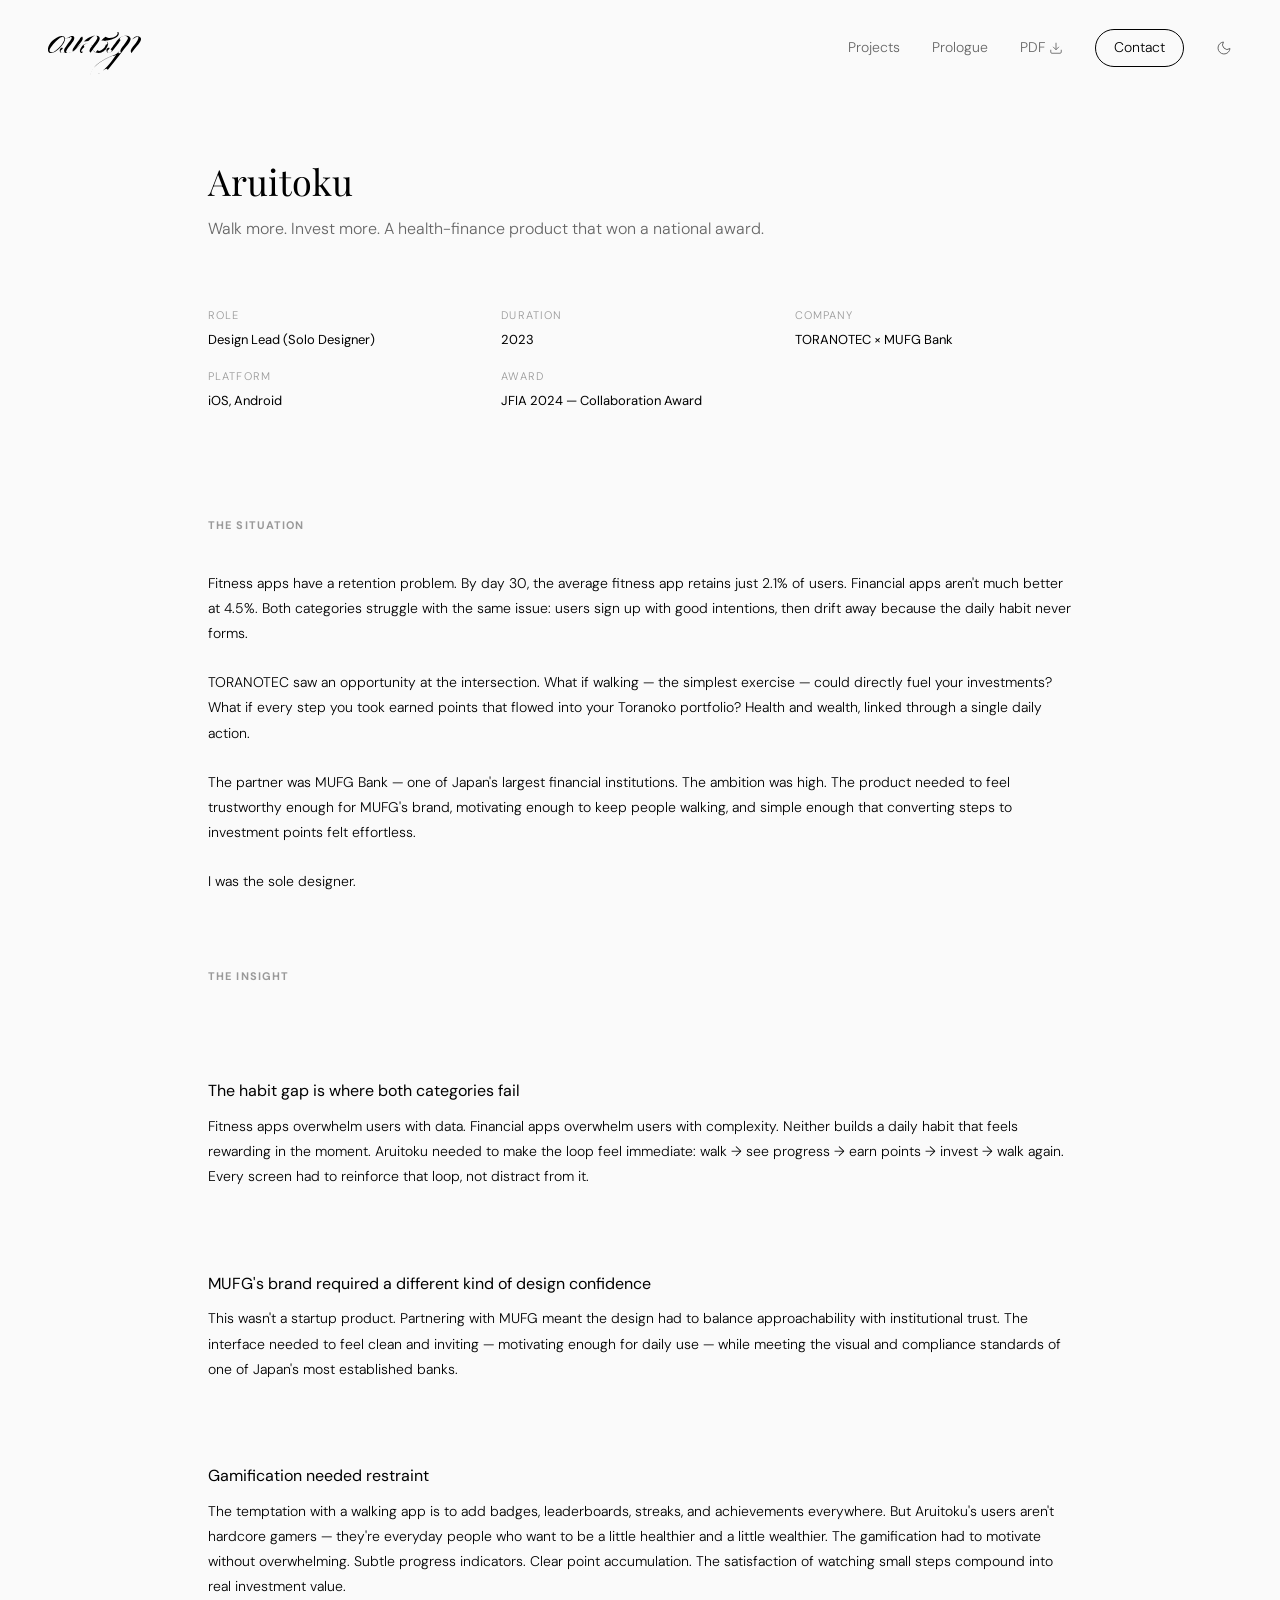
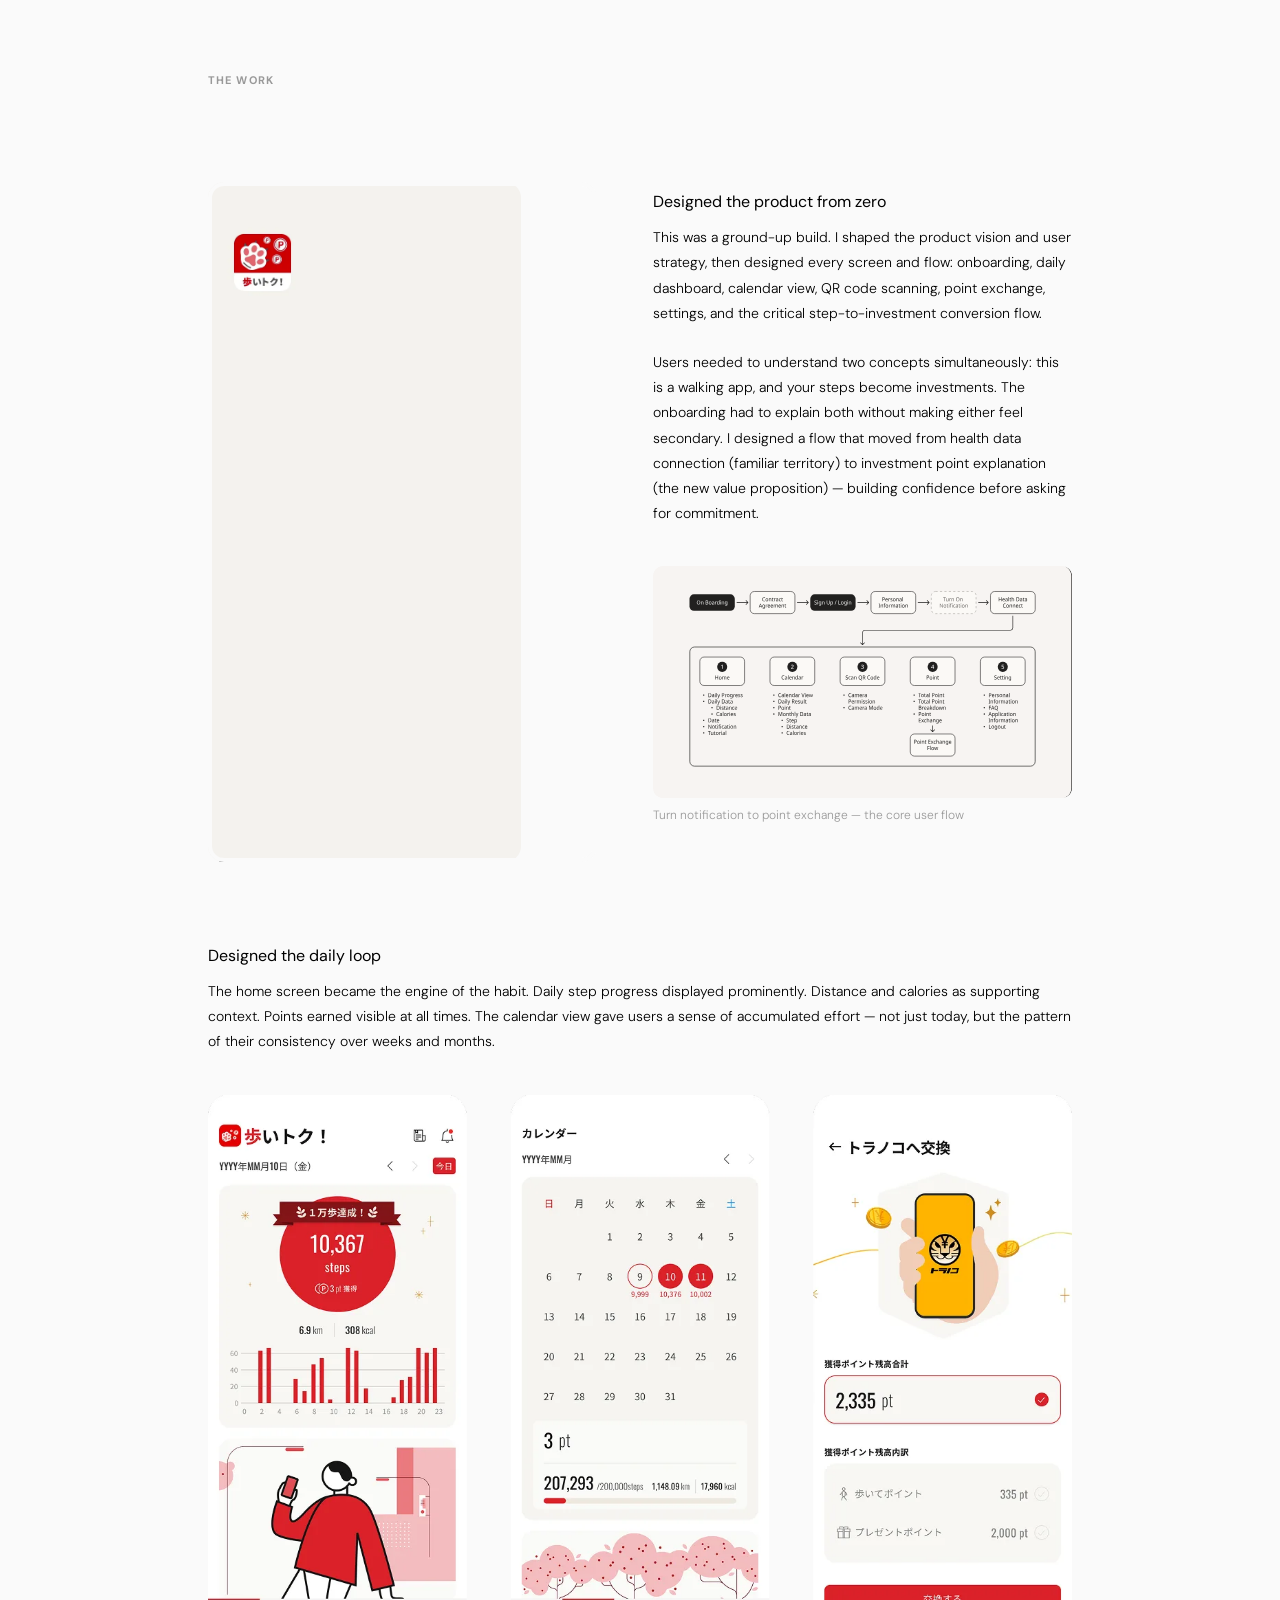
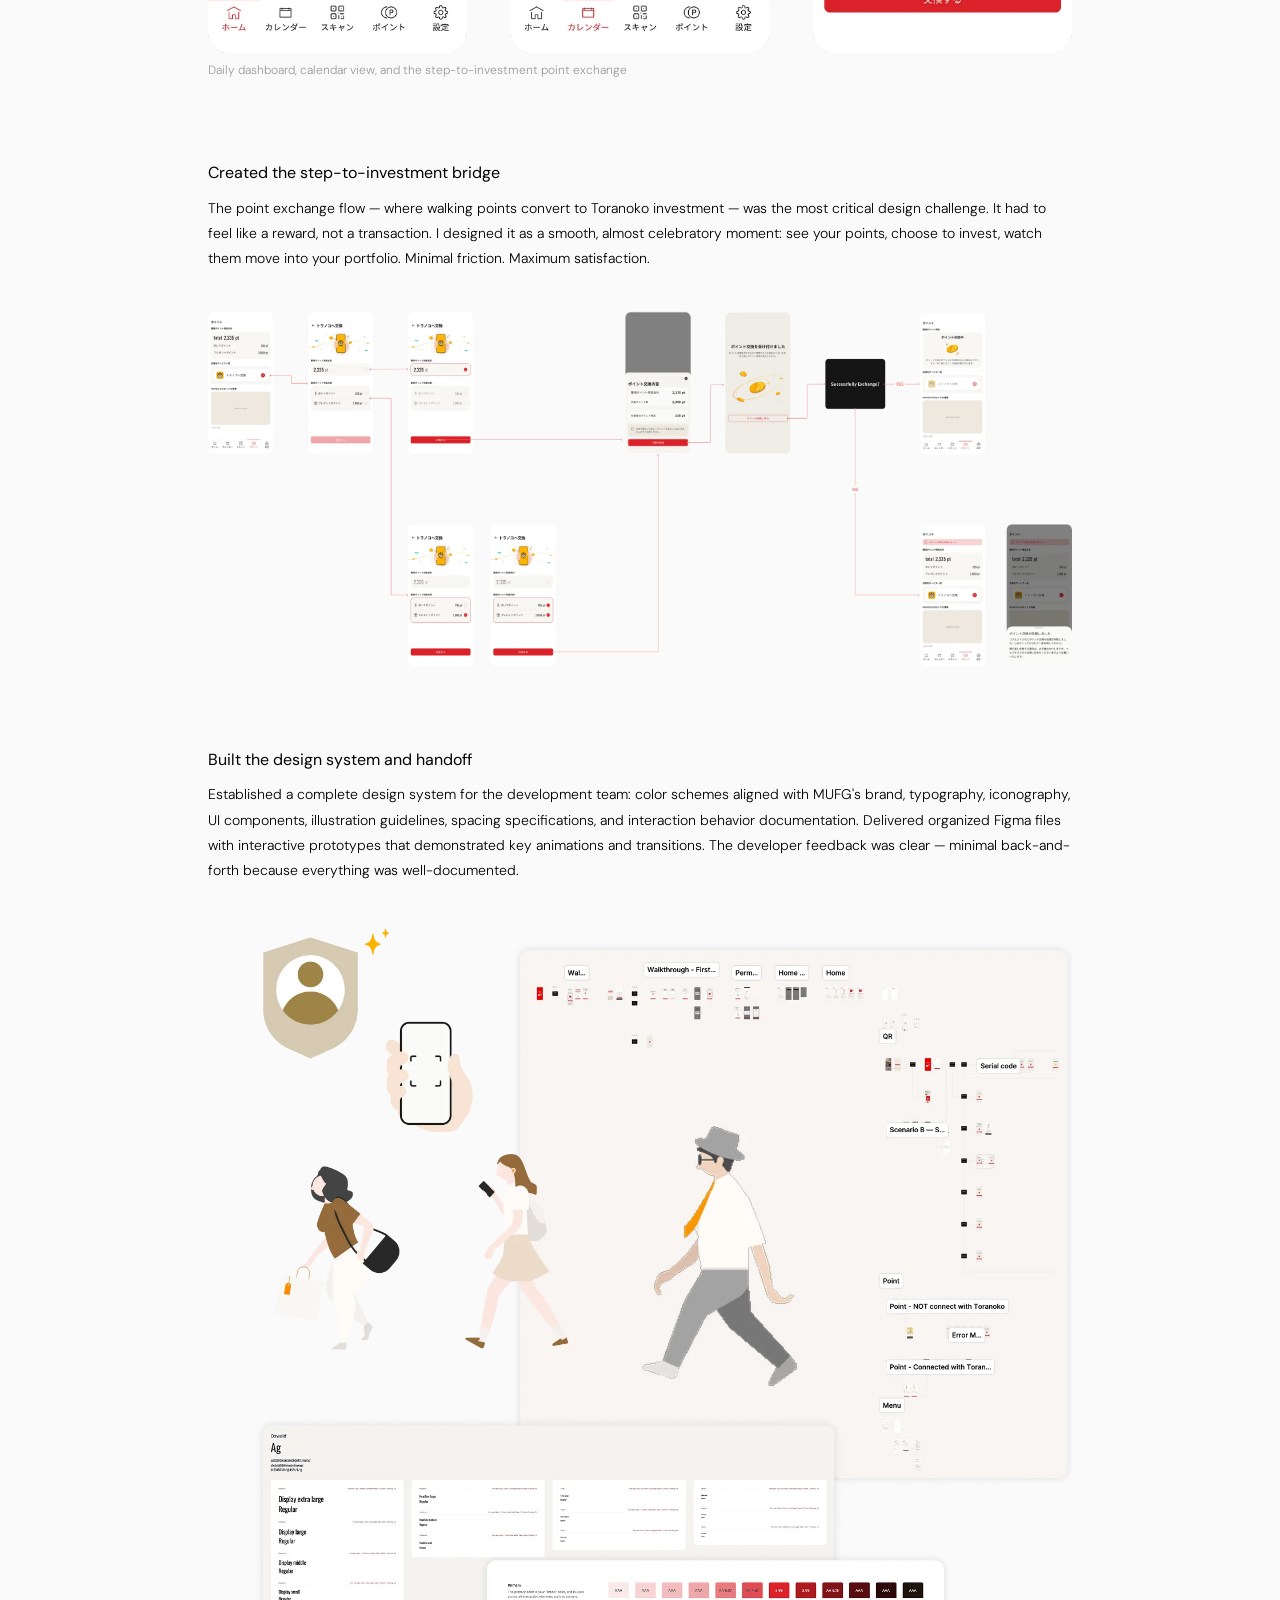
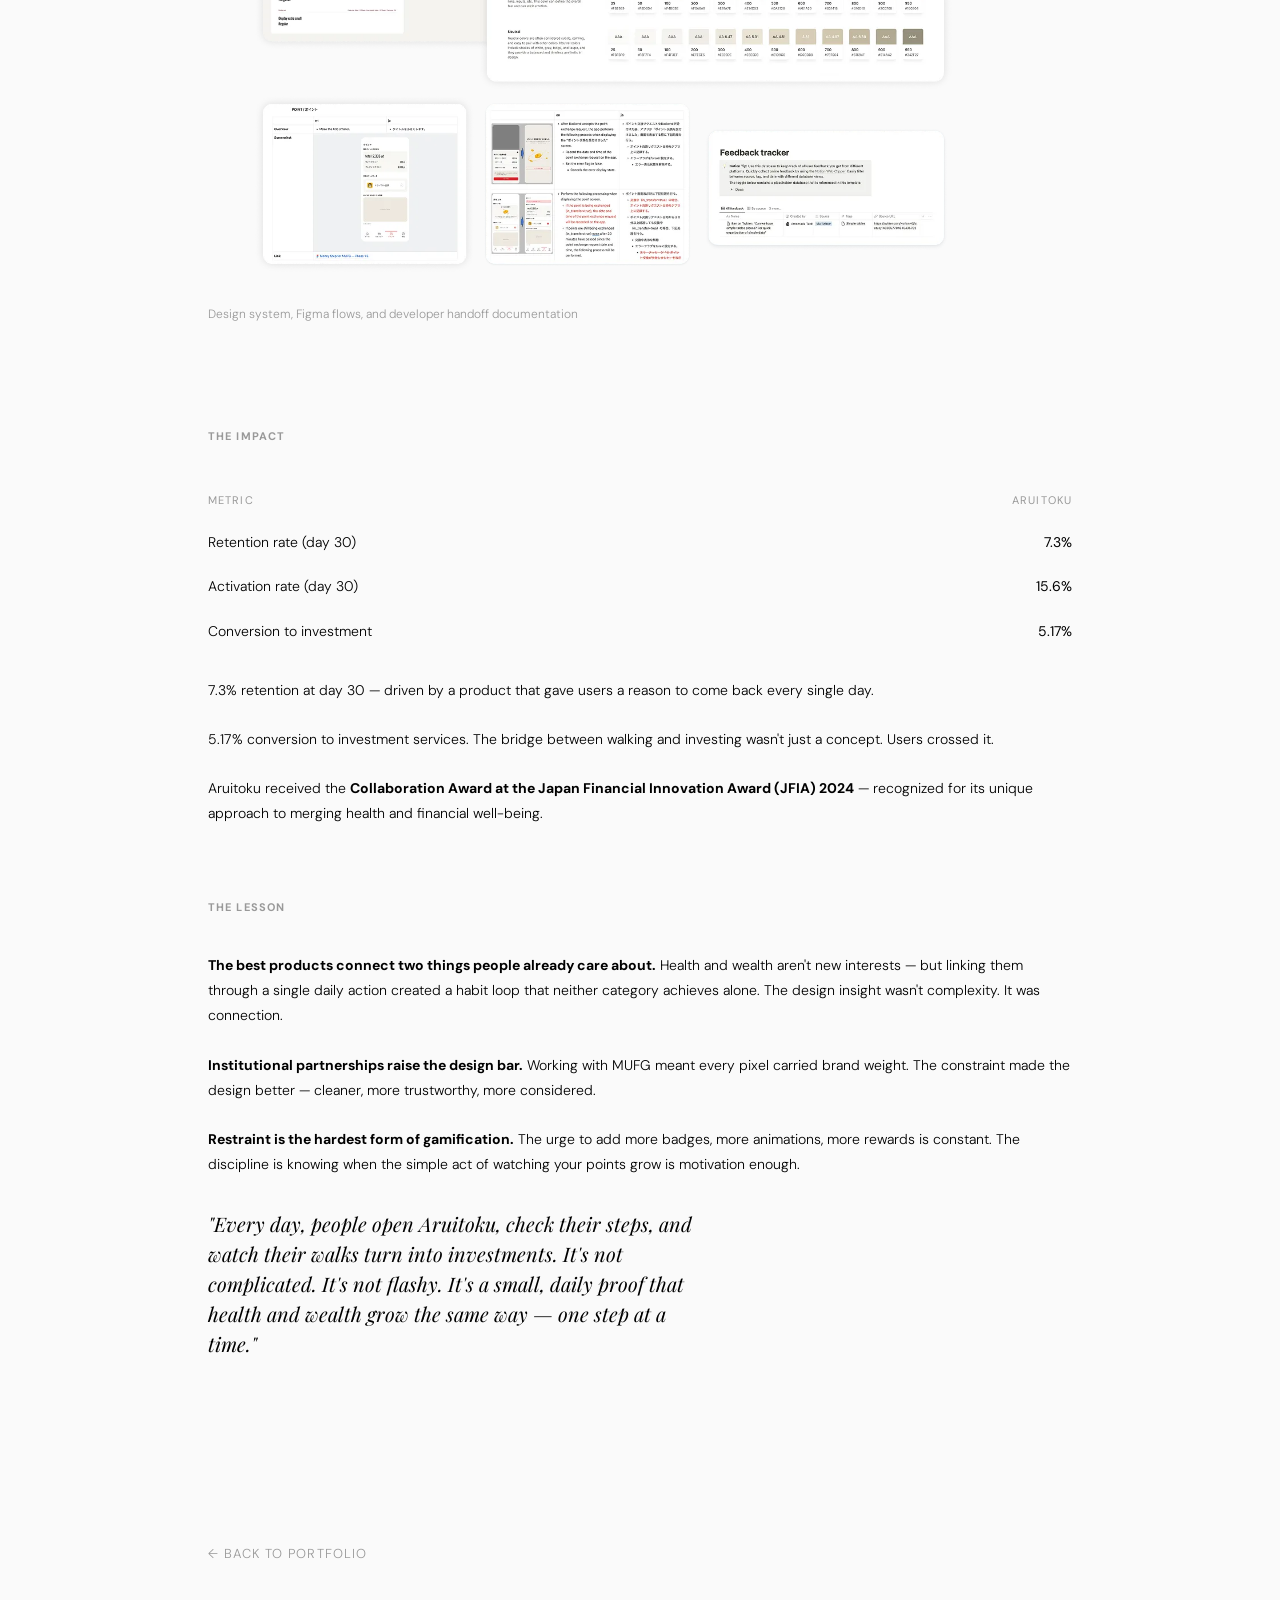
<file: projects/aruitoku.html>
<!DOCTYPE html>
<html lang="en">
<head>
  <meta charset="UTF-8">
  <meta name="viewport" content="width=device-width, initial-scale=1.0">
  <title>Aruitoku — Amon T</title>
  <meta name="description" content="Walk more. Invest more. A health-finance walking app partnered with MUFG Bank that won the Japan Financial Innovation Award 2024.">
  <link href="https://fonts.googleapis.com/css2?family=Playfair+Display:ital,wght@0,400;1,400&family=DM+Sans:wght@100;200;300;400;500&display=swap" rel="stylesheet">
  <link rel="stylesheet" href="../css/style.css">
</head>
<body>
<a href="#main" class="skip-link">Skip to content</a>

<header class="site-header">
  <div class="container container--wide">
    <div class="site-header__logo"><a href="../index.html"><img src="../img/logo-amonrada.svg" alt="Amon T"></a></div>
    <nav class="site-header__nav" aria-label="Main navigation">
      <a href="../index.html#projects">Projects</a>
      <a href="../index.html#prologue">Prologue</a>
      <a href="../CV-AmonradaTardthong.pdf" download class="nav-pdf">PDF <svg width="14" height="14" viewBox="0 0 24 24" fill="none" stroke="currentColor" stroke-width="1.5"><path d="M21 15v4a2 2 0 0 1-2 2H5a2 2 0 0 1-2-2v-4"/><polyline points="7 10 12 15 17 10"/><line x1="12" y1="15" x2="12" y2="3"/></svg></a>
      <a href="#contact" class="nav-contact">Contact</a>
      <button class="theme-toggle" aria-label="Toggle light and dark mode" onclick="toggleTheme()">
        <svg class="theme-toggle__moon" viewBox="0 0 24 24"><path d="M21 12.79A9 9 0 1 1 11.21 3a7 7 0 0 0 9.79 9.79z"/></svg>
        <svg class="theme-toggle__sun" viewBox="0 0 24 24"><circle cx="12" cy="12" r="5"/><line x1="12" y1="1" x2="12" y2="3"/><line x1="12" y1="21" x2="12" y2="23"/><line x1="4.22" y1="4.22" x2="5.64" y2="5.64"/><line x1="18.36" y1="18.36" x2="19.78" y2="19.78"/><line x1="1" y1="12" x2="3" y2="12"/><line x1="21" y1="12" x2="23" y2="12"/><line x1="4.22" y1="19.78" x2="5.64" y2="18.36"/><line x1="18.36" y1="5.64" x2="19.78" y2="4.22"/></svg>
      </button>
    </nav>
  </div>
</header>
<main id="main">
  <section class="project-hero">
    <div class="container">
      <h1 class="project-hero__title">Aruitoku</h1>
      <p class="project-hero__subtitle">Walk more. Invest more. A health-finance product that won a national award.</p>
    </div>
  </section>

  <section>
    <div class="container">
      <dl class="project-meta">
        <div>
          <dt>Role</dt>
          <dd>Design Lead (Solo Designer)</dd>
        </div>
        <div>
          <dt>Duration</dt>
          <dd>2023</dd>
        </div>
        <div>
          <dt>Company</dt>
          <dd>TORANOTEC × MUFG Bank</dd>
        </div>
        <div>
          <dt>Platform</dt>
          <dd>iOS, Android</dd>
        </div>
        <div>
          <dt>Award</dt>
          <dd>JFIA 2024 — Collaboration Award</dd>
        </div>
      </dl>
    </div>
  </section>

  <!-- The situation -->
  <section class="content-section">
    <div class="container">
      <h2 class="content-section__label">The situation</h2>
      <div class="content-section__body">
        <p>Fitness apps have a retention problem. By day 30, the average fitness app retains just 2.1% of users. Financial apps aren't much better at 4.5%. Both categories struggle with the same issue: users sign up with good intentions, then drift away because the daily habit never forms.</p>
        <p>TORANOTEC saw an opportunity at the intersection. What if walking — the simplest exercise — could directly fuel your investments? What if every step you took earned points that flowed into your Toranoko portfolio? Health and wealth, linked through a single daily action.</p>
        <p>The partner was MUFG Bank — one of Japan's largest financial institutions. The ambition was high. The product needed to feel trustworthy enough for MUFG's brand, motivating enough to keep people walking, and simple enough that converting steps to investment points felt effortless.</p>
        <p>I was the sole designer.</p>
      </div>
    </div>
  </section>

  <!-- The insight -->
  <section class="content-section">
    <div class="container">
      <h2 class="content-section__label">The insight</h2>
      <div class="content-section__body">
        <h3>The habit gap is where both categories fail</h3>
        <p>Fitness apps overwhelm users with data. Financial apps overwhelm users with complexity. Neither builds a daily habit that feels rewarding in the moment. Aruitoku needed to make the loop feel immediate: walk → see progress → earn points → invest → walk again. Every screen had to reinforce that loop, not distract from it.</p>

        <h3>MUFG's brand required a different kind of design confidence</h3>
        <p>This wasn't a startup product. Partnering with MUFG meant the design had to balance approachability with institutional trust. The interface needed to feel clean and inviting — motivating enough for daily use — while meeting the visual and compliance standards of one of Japan's most established banks.</p>

        <h3>Gamification needed restraint</h3>
        <p>The temptation with a walking app is to add badges, leaderboards, streaks, and achievements everywhere. But Aruitoku's users aren't hardcore gamers — they're everyday people who want to be a little healthier and a little wealthier. The gamification had to motivate without overwhelming. Subtle progress indicators. Clear point accumulation. The satisfaction of watching small steps compound into real investment value.</p>
      </div>
    </div>
  </section>

  <!-- The work -->
  <section class="content-section">
    <div class="container">
      <h2 class="content-section__label">The work</h2>
      <div class="content-section__body">
        <div class="content-split">
          <div class="content-split__media">
            <figure class="content-section__image content-section__video">
              <video autoplay playsinline muted loop preload="auto" poster="../img/main-aruitoku-detail-prototype-poster.webp" width="746" height="1622">
                <source src="../img/main-aruitoku-detail-prototype.mp4" type="video/mp4">
              </video>
            </figure>
          </div>
          <div class="content-split__text">
            <h3>Designed the product from zero</h3>
            <p>This was a ground-up build. I shaped the product vision and user strategy, then designed every screen and flow: onboarding, daily dashboard, calendar view, QR code scanning, point exchange, settings, and the critical step-to-investment conversion flow.</p>
            <p>Users needed to understand two concepts simultaneously: this is a walking app, and your steps become investments. The onboarding had to explain both without making either feel secondary. I designed a flow that moved from health data connection (familiar territory) to investment point explanation (the new value proposition) — building confidence before asking for commitment.</p>
            <figure class="content-section__image">
              <img src="../img/main-aruitoku-detail-flow.svg" alt="Aruitoku user flow diagram showing the end-to-end product flow from onboarding through daily walking to investment conversion" width="666" height="368" loading="lazy">
              <figcaption>Turn notification to point exchange — the core user flow</figcaption>
            </figure>
          </div>
        </div>

        <h3>Designed the daily loop</h3>
        <p>The home screen became the engine of the habit. Daily step progress displayed prominently. Distance and calories as supporting context. Points earned visible at all times. The calendar view gave users a sense of accumulated effort — not just today, but the pattern of their consistency over weeks and months.</p>

        <figure class="content-section__image">
          <img src="../img/main-aruitoku-detail-screens.webp" alt="Aruitoku app screens showing the daily step dashboard, calendar view, and point exchange flow" width="1256" height="812" loading="lazy">
          <figcaption>Daily dashboard, calendar view, and the step-to-investment point exchange</figcaption>
        </figure>

        <h3>Created the step-to-investment bridge</h3>
        <p>The point exchange flow — where walking points convert to Toranoko investment — was the most critical design challenge. It had to feel like a reward, not a transaction. I designed it as a smooth, almost celebratory moment: see your points, choose to invest, watch them move into your portfolio. Minimal friction. Maximum satisfaction.</p>

        <figure class="content-section__image">
          <img src="../img/main-aruitoku-detail-point.webp" alt="Aruitoku step-to-investment point exchange flow showing the conversion from walking points to Toranoko investment" width="2520" height="1033" loading="lazy">
        </figure>

        <h3>Built the design system and handoff</h3>
        <p>Established a complete design system for the development team: color schemes aligned with MUFG's brand, typography, iconography, UI components, illustration guidelines, spacing specifications, and interaction behavior documentation. Delivered organized Figma files with interactive prototypes that demonstrated key animations and transitions. The developer feedback was clear — minimal back-and-forth because everything was well-documented.</p>

        <figure class="content-section__image">
          <img src="../img/main-aruitoku-detail-handoff.webp" alt="Aruitoku design system and developer handoff including Figma flows, typography, color palette, and component documentation" width="1512" height="1704" loading="lazy">
          <figcaption>Design system, Figma flows, and developer handoff documentation</figcaption>
        </figure>
      </div>
    </div>
  </section>

  <!-- The impact -->
  <section class="content-section">
    <div class="container">
      <h2 class="content-section__label">The impact</h2>
      <div class="content-section__body">
        <table class="metrics-table">
          <thead>
            <tr>
              <th>Metric</th>
              <th>Aruitoku</th>
            </tr>
          </thead>
          <tbody>
            <tr>
              <td>Retention rate (day 30)</td>
              <td>7.3%</td>
            </tr>
            <tr>
              <td>Activation rate (day 30)</td>
              <td>15.6%</td>
            </tr>
            <tr>
              <td>Conversion to investment</td>
              <td>5.17%</td>
            </tr>
          </tbody>
        </table>
        <p>7.3% retention at day 30 — driven by a product that gave users a reason to come back every single day.</p>
        <p>5.17% conversion to investment services. The bridge between walking and investing wasn't just a concept. Users crossed it.</p>
        <p>Aruitoku received the <strong>Collaboration Award at the Japan Financial Innovation Award (JFIA) 2024</strong> — recognized for its unique approach to merging health and financial well-being.</p>
      </div>
    </div>
  </section>

  <!-- The lesson -->
  <section class="content-section">
    <div class="container">
      <h2 class="content-section__label">The lesson</h2>
      <div class="content-section__body">
        <p><strong>The best products connect two things people already care about.</strong> Health and wealth aren't new interests — but linking them through a single daily action created a habit loop that neither category achieves alone. The design insight wasn't complexity. It was connection.</p>
        <p><strong>Institutional partnerships raise the design bar.</strong> Working with MUFG meant every pixel carried brand weight. The constraint made the design better — cleaner, more trustworthy, more considered.</p>
        <p><strong>Restraint is the hardest form of gamification.</strong> The urge to add more badges, more animations, more rewards is constant. The discipline is knowing when the simple act of watching your points grow is motivation enough.</p>
      </div>
    </div>
  </section>

  <div class="container">
    <blockquote class="pull-quote">"Every day, people open Aruitoku, check their steps, and watch their walks turn into investments. It's not complicated. It's not flashy. It's a small, daily proof that health and wealth grow the same way — one step at a time."</blockquote>
  </div>

    <section class="content-section"><div class="container"><a href="../index.html" class="back-link">&#8592; Back to Portfolio</a></div></section>
</main>
<script>
function toggleTheme() {
  var root = document.documentElement;
  var current = root.getAttribute("data-theme");
  var isDark = current === "dark" || (!current && window.matchMedia("(prefers-color-scheme: dark)").matches);
  var next = isDark ? "light" : "dark";
  root.setAttribute("data-theme", next);
  localStorage.setItem("theme", next);
}
(function() {
  var saved = localStorage.getItem("theme");
  if (saved) document.documentElement.setAttribute("data-theme", saved);
})();

// Show/hide header on scroll
(function() {
  var header = document.querySelector('.site-header');
  if (!header) return;
  var lastY = 0;
  window.addEventListener('scroll', function() {
    var y = window.scrollY;
    if (y < 64) {
      header.classList.remove('site-header--hidden');
    } else if (y > lastY) {
      header.classList.add('site-header--hidden');
    } else {
      header.classList.remove('site-header--hidden');
    }
    lastY = y;
  }, { passive: true });
})();

// Page transition for back link
(function() {
  document.querySelectorAll('a.back-link, a[href^="../index.html"]').forEach(function(link) {
    link.addEventListener('click', function(e) {
      e.preventDefault();
      var url = link.getAttribute('href');
      document.body.classList.add('page-exit');
      setTimeout(function() { window.location.href = url; }, 400);
    });
  });
})();
</script>
</body>
</html>
</file>
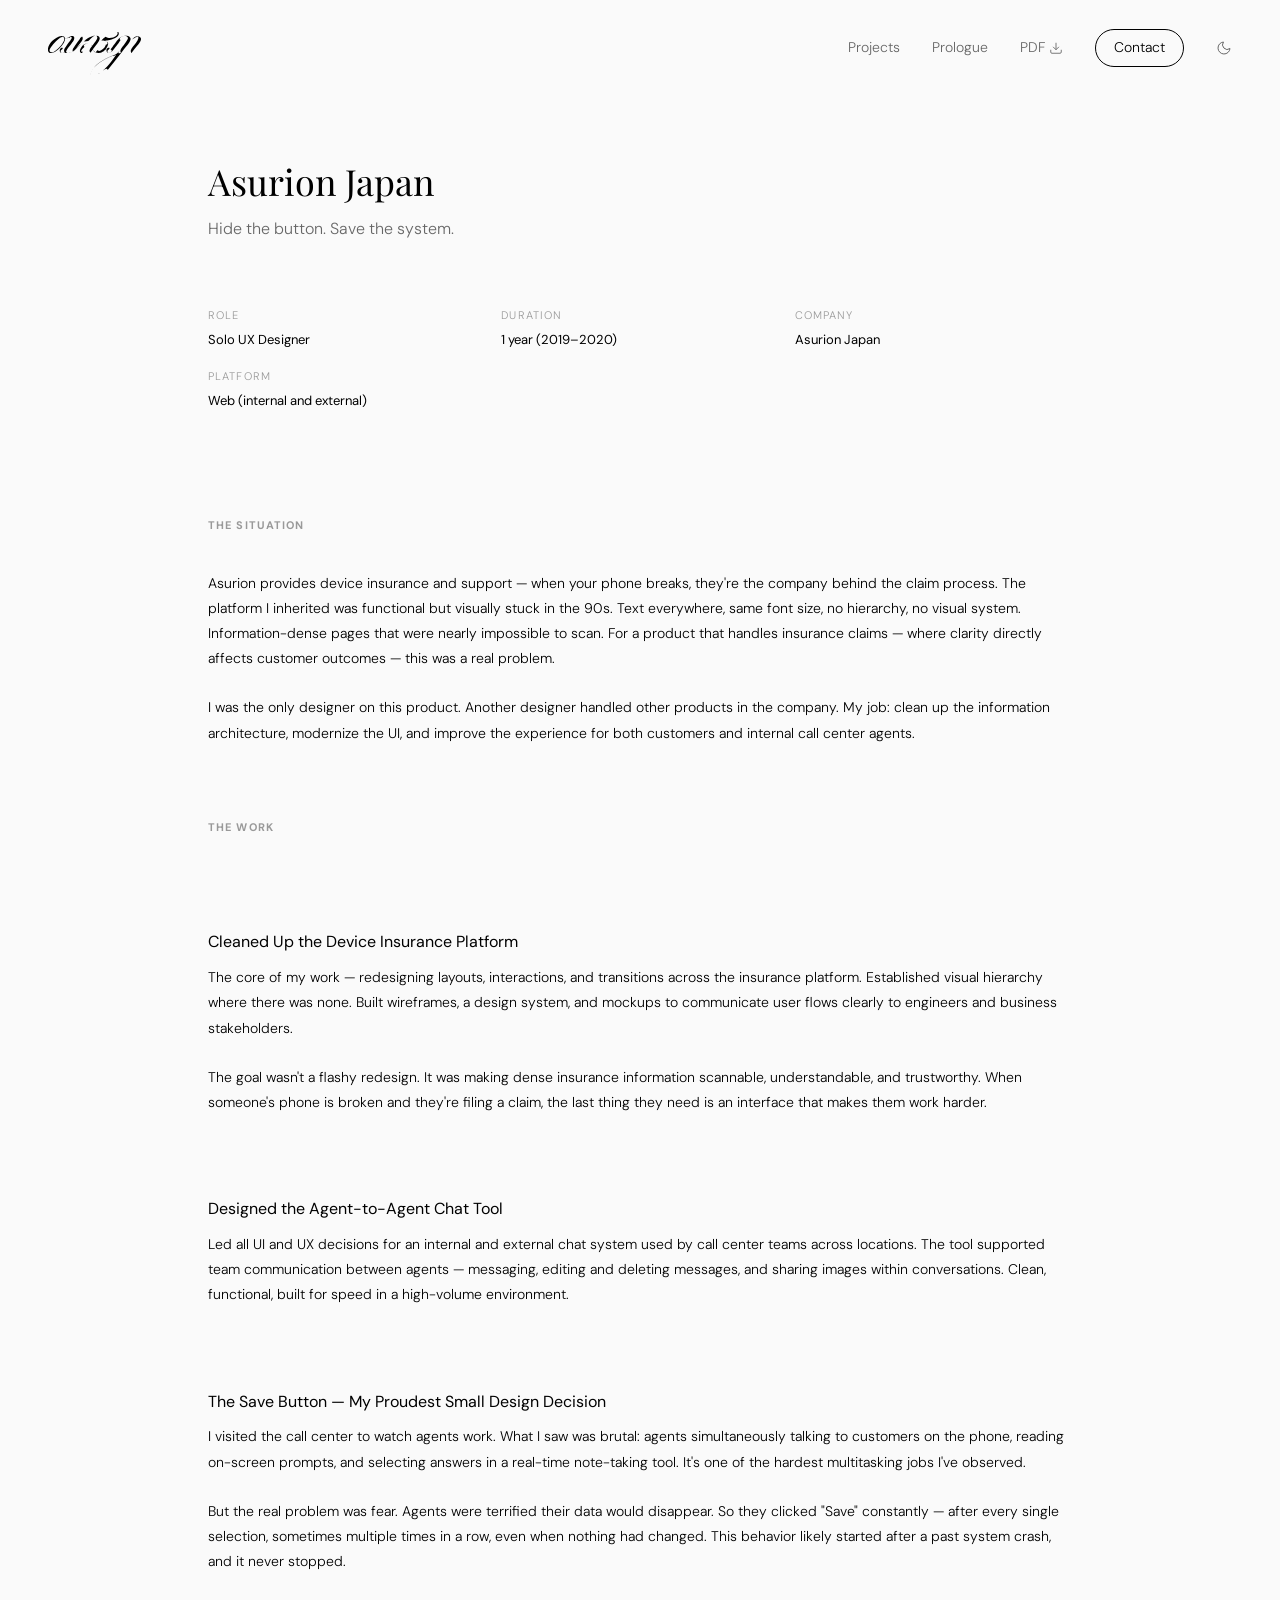
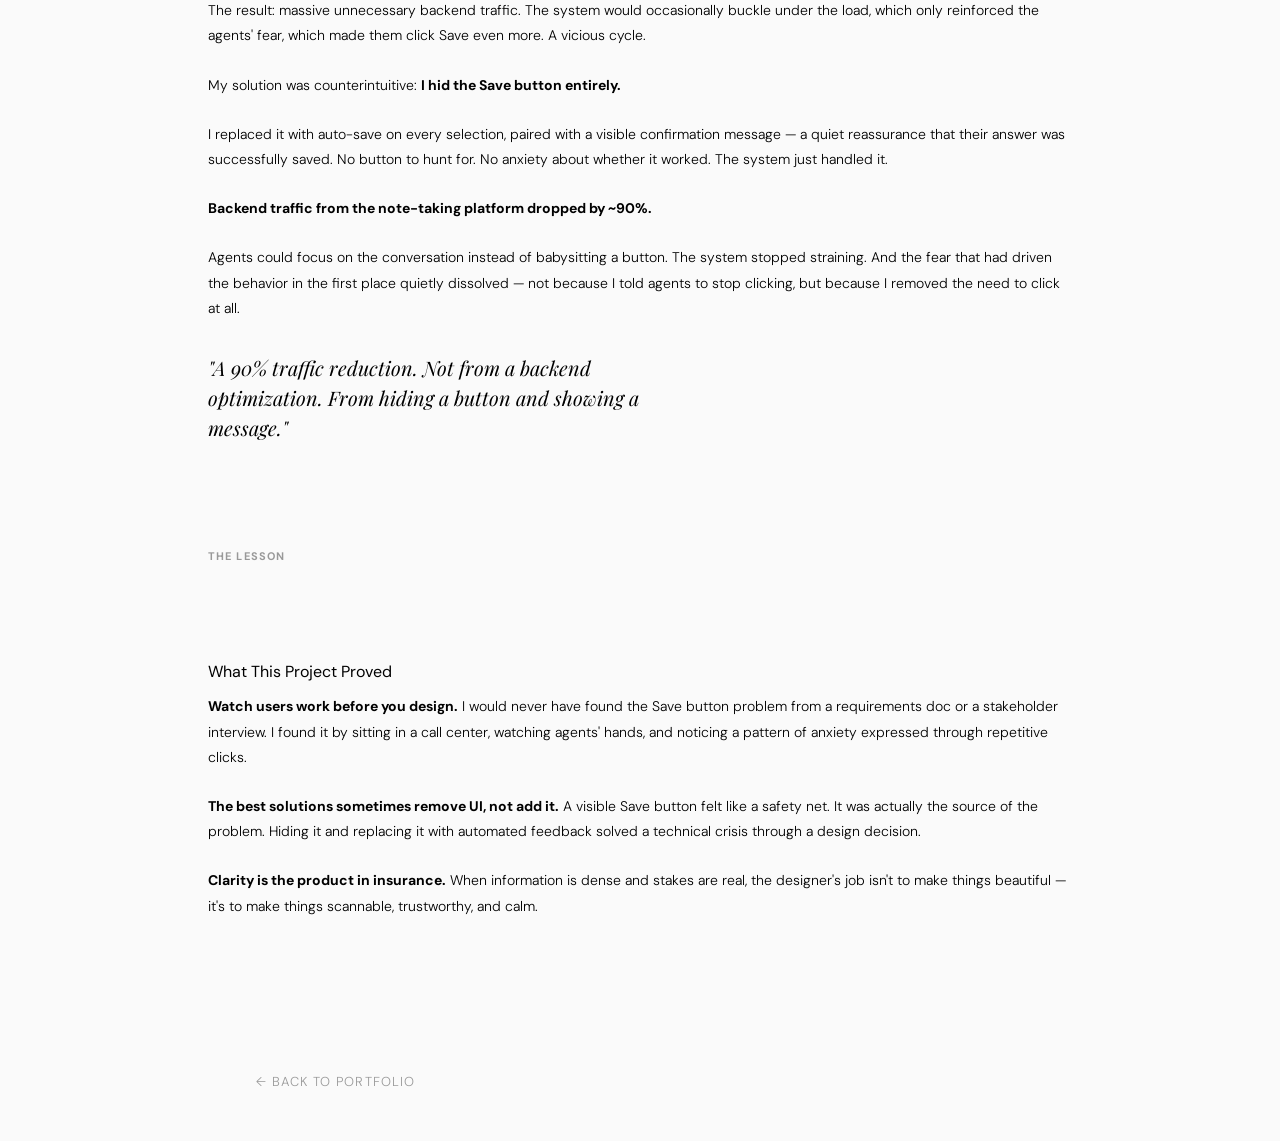
<file: projects/asurion.html>
<!DOCTYPE html>
<html lang="en">
<head>
  <meta charset="UTF-8">
  <meta name="viewport" content="width=device-width, initial-scale=1.0">
  <title>Asurion Japan — Amon T</title>
  <meta name="description" content="Device insurance platform redesign. Hid a save button, reduced backend traffic by 90%. Solo UX Designer at Asurion Japan.">
  <link href="https://fonts.googleapis.com/css2?family=Playfair+Display:ital,wght@0,400;1,400&family=DM+Sans:wght@300;400;500&display=swap" rel="stylesheet">
  <link rel="stylesheet" href="../css/style.css">
</head>
<body>
<a href="#main" class="skip-link">Skip to content</a>

<header class="site-header">
  <div class="container container--wide">
    <div class="site-header__logo"><a href="../index.html"><img src="../img/logo-amonrada.svg" alt="Amon T"></a></div>
    <nav class="site-header__nav" aria-label="Main navigation">
      <a href="../index.html#projects">Projects</a>
      <a href="../index.html#prologue">Prologue</a>
      <a href="../CV-AmonradaTardthong.pdf" download class="nav-pdf">PDF <svg width="14" height="14" viewBox="0 0 24 24" fill="none" stroke="currentColor" stroke-width="1.5"><path d="M21 15v4a2 2 0 0 1-2 2H5a2 2 0 0 1-2-2v-4"/><polyline points="7 10 12 15 17 10"/><line x1="12" y1="15" x2="12" y2="3"/></svg></a>
      <a href="#contact" class="nav-contact">Contact</a>
      <button class="theme-toggle" aria-label="Toggle light and dark mode" onclick="toggleTheme()">
        <svg class="theme-toggle__moon" viewBox="0 0 24 24"><path d="M21 12.79A9 9 0 1 1 11.21 3a7 7 0 0 0 9.79 9.79z"/></svg>
        <svg class="theme-toggle__sun" viewBox="0 0 24 24"><circle cx="12" cy="12" r="5"/><line x1="12" y1="1" x2="12" y2="3"/><line x1="12" y1="21" x2="12" y2="23"/><line x1="4.22" y1="4.22" x2="5.64" y2="5.64"/><line x1="18.36" y1="18.36" x2="19.78" y2="19.78"/><line x1="1" y1="12" x2="3" y2="12"/><line x1="21" y1="12" x2="23" y2="12"/><line x1="4.22" y1="19.78" x2="5.64" y2="18.36"/><line x1="18.36" y1="5.64" x2="19.78" y2="4.22"/></svg>
      </button>
    </nav>
  </div>
</header>
<main id="main">
  <section class="project-hero">
    <div class="container">
      <h1 class="project-hero__title">Asurion Japan</h1>
      <p class="project-hero__subtitle">Hide the button. Save the system.</p>
    </div>
  </section>

  <section>
    <div class="container">
      <dl class="project-meta">
        <div>
          <dt>Role</dt>
          <dd>Solo UX Designer</dd>
        </div>
        <div>
          <dt>Duration</dt>
          <dd>1 year (2019–2020)</dd>
        </div>
        <div>
          <dt>Company</dt>
          <dd>Asurion Japan</dd>
        </div>
        <div>
          <dt>Platform</dt>
          <dd>Web (internal and external)</dd>
        </div>
      </dl>
    </div>
  </section>

  <div class="container">
</div>

  <section class="content-section">
    <div class="container">
      <h2 class="content-section__label">The Situation</h2>
      <div class="content-section__body">
        <p>Asurion provides device insurance and support — when your phone breaks, they're the company behind the claim process. The platform I inherited was functional but visually stuck in the 90s. Text everywhere, same font size, no hierarchy, no visual system. Information-dense pages that were nearly impossible to scan. For a product that handles insurance claims — where clarity directly affects customer outcomes — this was a real problem.</p>
        <p>I was the only designer on this product. Another designer handled other products in the company. My job: clean up the information architecture, modernize the UI, and improve the experience for both customers and internal call center agents.</p>
      </div>
    </div>
  </section>

  <section class="content-section">
    <div class="container">
      <h2 class="content-section__label">The Work</h2>
      <div class="content-section__body">
        <h3>Cleaned Up the Device Insurance Platform</h3>
        <p>The core of my work — redesigning layouts, interactions, and transitions across the insurance platform. Established visual hierarchy where there was none. Built wireframes, a design system, and mockups to communicate user flows clearly to engineers and business stakeholders.</p>
        <p>The goal wasn't a flashy redesign. It was making dense insurance information scannable, understandable, and trustworthy. When someone's phone is broken and they're filing a claim, the last thing they need is an interface that makes them work harder.</p>

        <h3>Designed the Agent-to-Agent Chat Tool</h3>
        <p>Led all UI and UX decisions for an internal and external chat system used by call center teams across locations. The tool supported team communication between agents — messaging, editing and deleting messages, and sharing images within conversations. Clean, functional, built for speed in a high-volume environment.</p>

        <h3>The Save Button — My Proudest Small Design Decision</h3>
        <p>I visited the call center to watch agents work. What I saw was brutal: agents simultaneously talking to customers on the phone, reading on-screen prompts, and selecting answers in a real-time note-taking tool. It's one of the hardest multitasking jobs I've observed.</p>
        <p>But the real problem was fear. Agents were terrified their data would disappear. So they clicked "Save" constantly — after every single selection, sometimes multiple times in a row, even when nothing had changed. This behavior likely started after a past system crash, and it never stopped.</p>
        <p>The result: massive unnecessary backend traffic. The system would occasionally buckle under the load, which only reinforced the agents' fear, which made them click Save even more. A vicious cycle.</p>
        <p>My solution was counterintuitive: <strong>I hid the Save button entirely.</strong></p>
        <p>I replaced it with auto-save on every selection, paired with a visible confirmation message — a quiet reassurance that their answer was successfully saved. No button to hunt for. No anxiety about whether it worked. The system just handled it.</p>
        <p><strong>Backend traffic from the note-taking platform dropped by ~90%.</strong></p>
        <p>Agents could focus on the conversation instead of babysitting a button. The system stopped straining. And the fear that had driven the behavior in the first place quietly dissolved — not because I told agents to stop clicking, but because I removed the need to click at all.</p>
      </div>
    </div>
  </section>

  <div class="container">
</div>

  <div class="container">
    <blockquote class="pull-quote">"A 90% traffic reduction. Not from a backend optimization. From hiding a button and showing a message."</blockquote>
  </div>

  <div class="container">
</div>

  <section class="content-section">
    <div class="container">
      <h2 class="content-section__label">The Lesson</h2>
      <div class="content-section__body">
        <h3>What This Project Proved</h3>
        <p><strong>Watch users work before you design.</strong> I would never have found the Save button problem from a requirements doc or a stakeholder interview. I found it by sitting in a call center, watching agents' hands, and noticing a pattern of anxiety expressed through repetitive clicks.</p>
        <p><strong>The best solutions sometimes remove UI, not add it.</strong> A visible Save button felt like a safety net. It was actually the source of the problem. Hiding it and replacing it with automated feedback solved a technical crisis through a design decision.</p>
        <p><strong>Clarity is the product in insurance.</strong> When information is dense and stakes are real, the designer's job isn't to make things beautiful — it's to make things scannable, trustworthy, and calm.</p>
      </div>
    </div>
  </section>

  <nav class="container">
    </div>
</footer>
    <section class="content-section"><div class="container"><a href="../index.html" class="back-link">&#8592; Back to Portfolio</a></div></section>
</main>
<script>
function toggleTheme() {
  var root = document.documentElement;
  var current = root.getAttribute("data-theme");
  var isDark = current === "dark" || (!current && window.matchMedia("(prefers-color-scheme: dark)").matches);
  var next = isDark ? "light" : "dark";
  root.setAttribute("data-theme", next);
  localStorage.setItem("theme", next);
}
(function() {
  var saved = localStorage.getItem("theme");
  if (saved) document.documentElement.setAttribute("data-theme", saved);
})();

// Show/hide header on scroll
(function() {
  var header = document.querySelector('.site-header');
  if (!header) return;
  var lastY = 0;
  window.addEventListener('scroll', function() {
    var y = window.scrollY;
    if (y < 64) {
      header.classList.remove('site-header--hidden');
    } else if (y > lastY) {
      header.classList.add('site-header--hidden');
    } else {
      header.classList.remove('site-header--hidden');
    }
    lastY = y;
  }, { passive: true });
})();

// Page transition for back link
(function() {
  document.querySelectorAll('a.back-link, a[href^="../index.html"]').forEach(function(link) {
    link.addEventListener('click', function(e) {
      e.preventDefault();
      var url = link.getAttribute('href');
      document.body.classList.add('page-exit');
      setTimeout(function() { window.location.href = url; }, 400);
    });
  });
})();
</script>
</body>
</html>
</file>
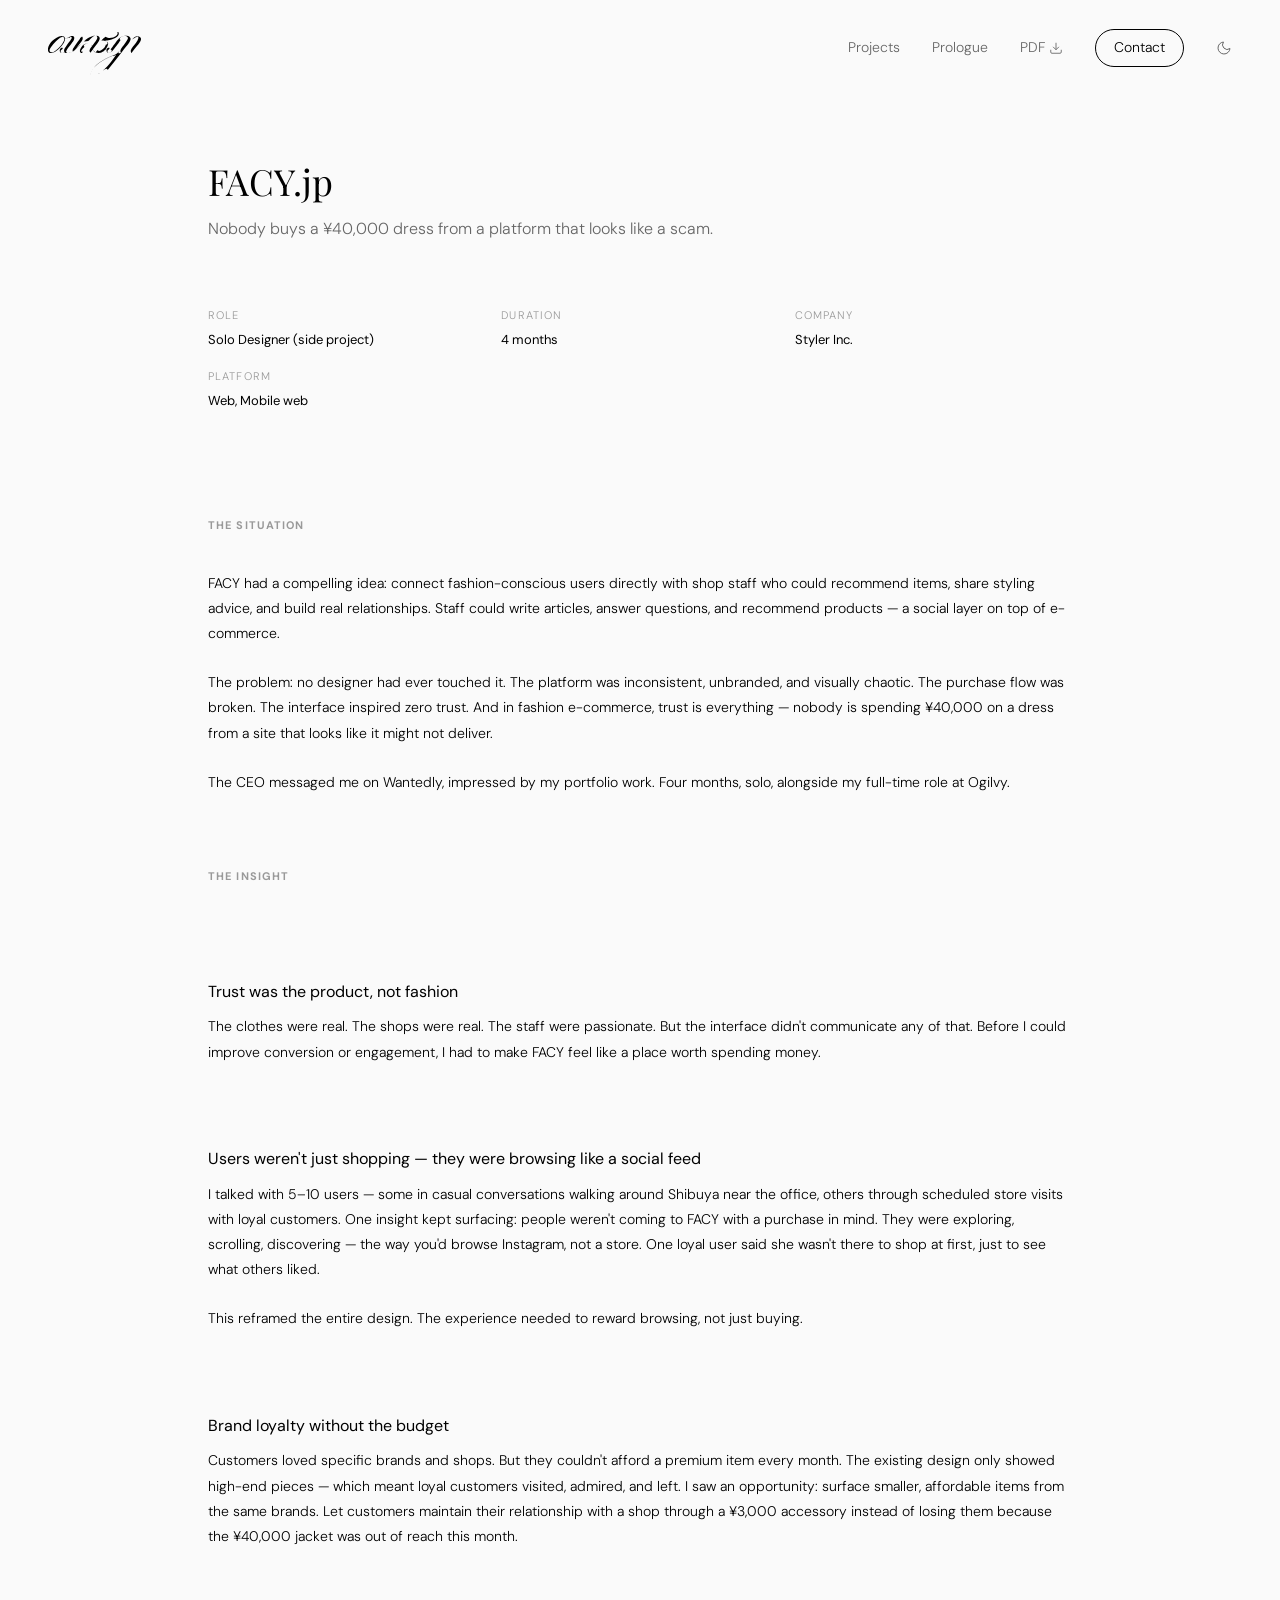
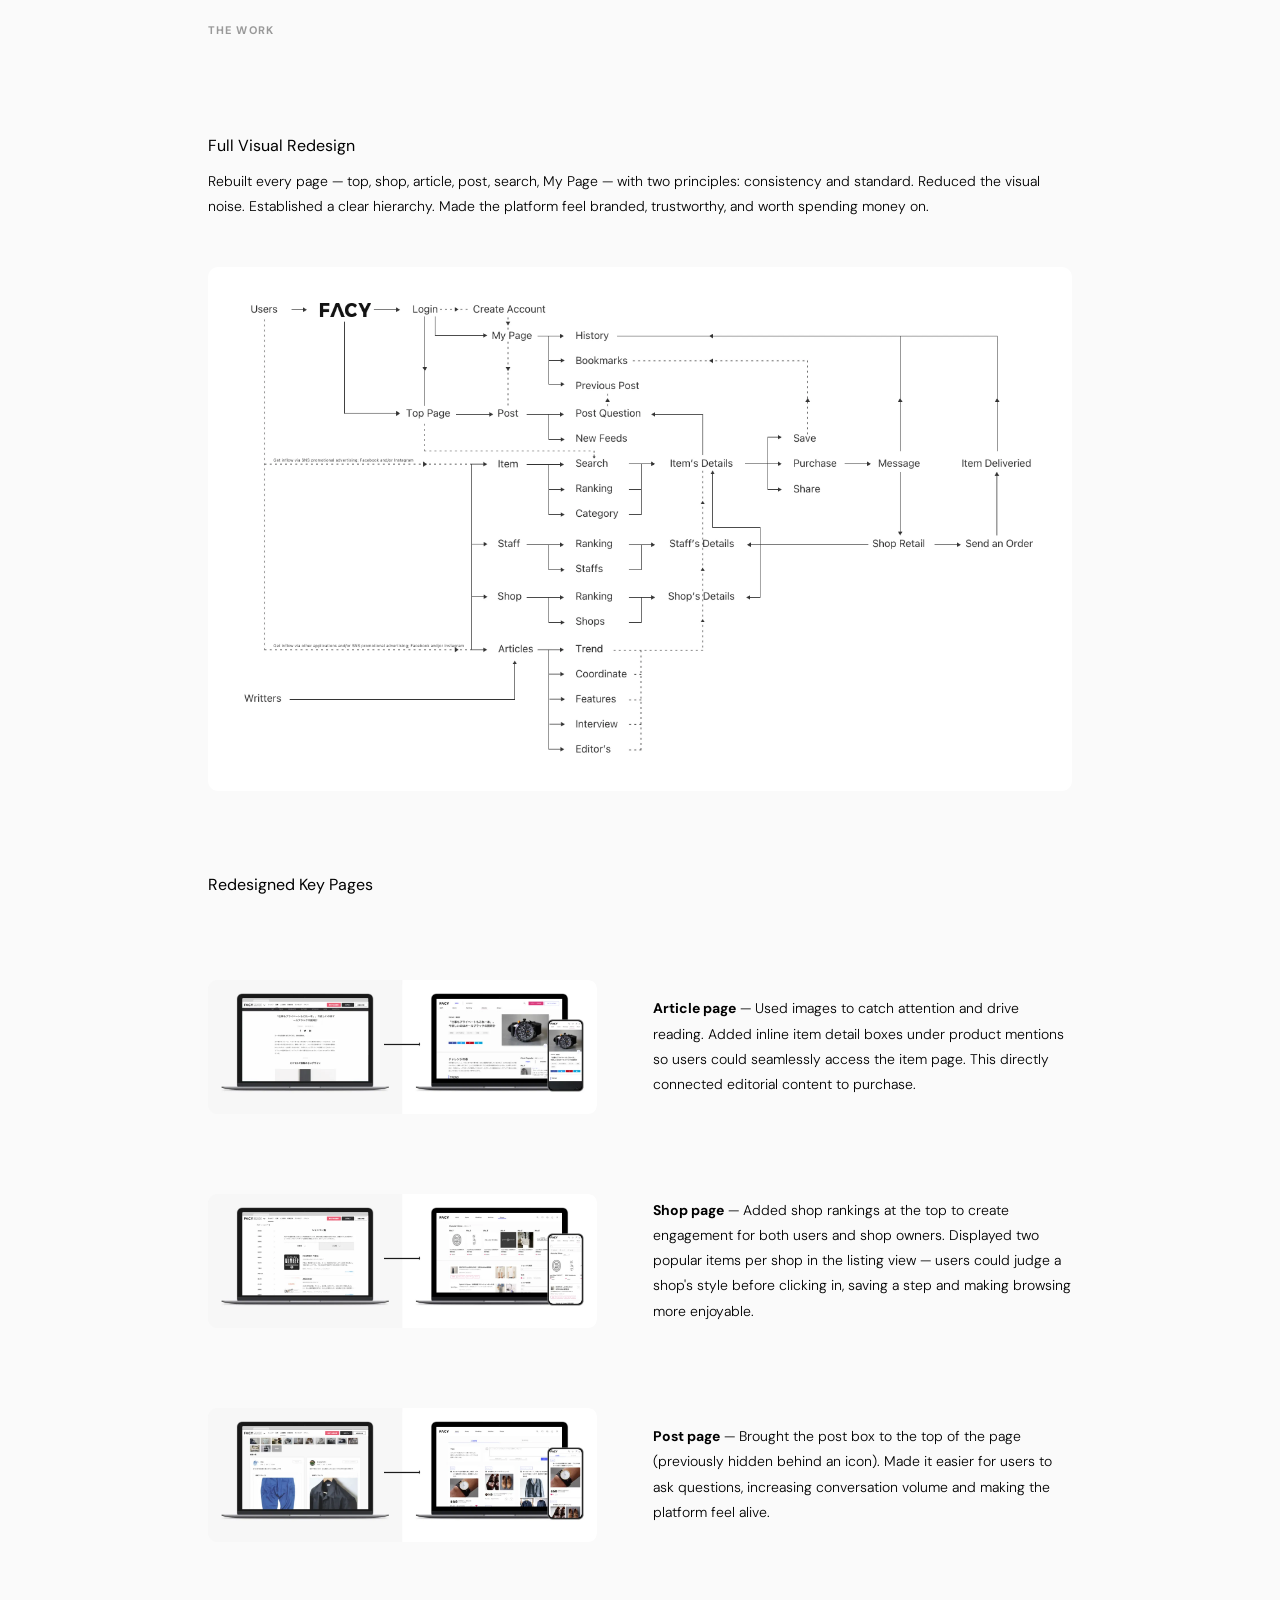
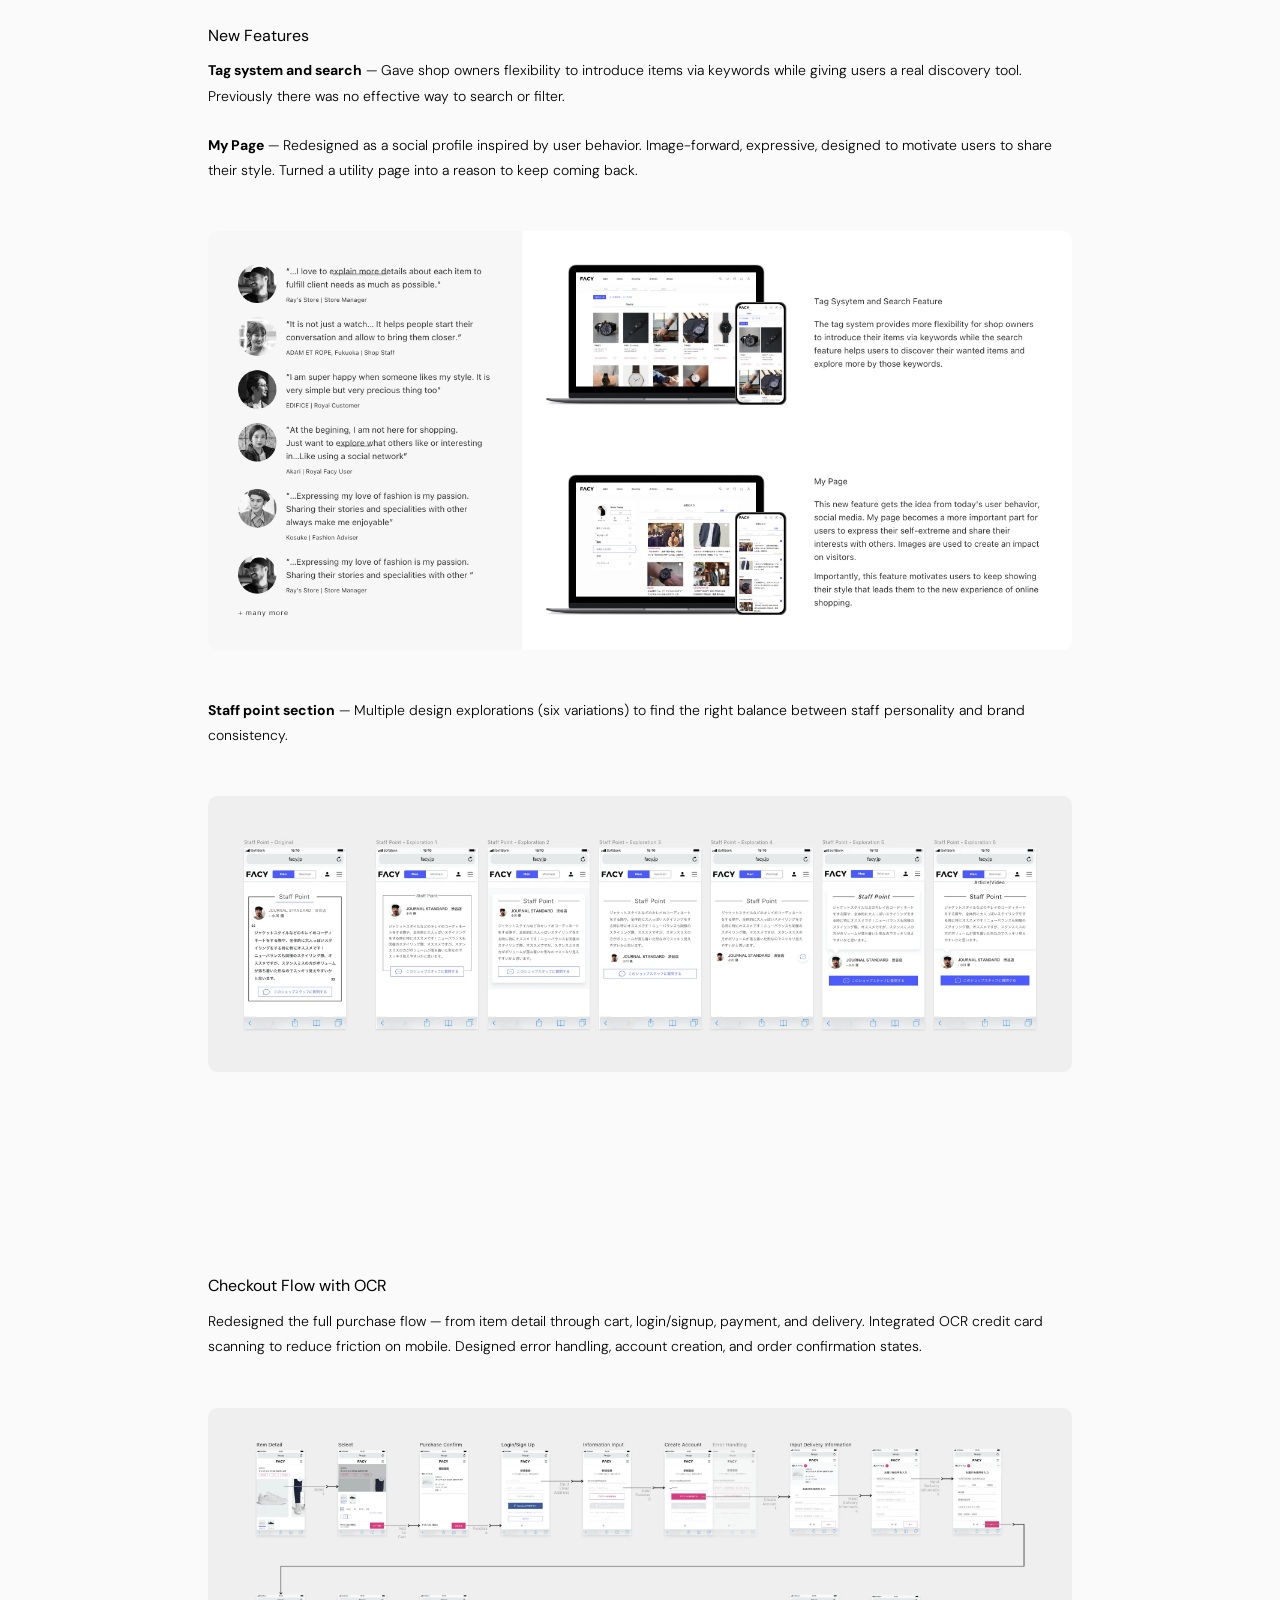
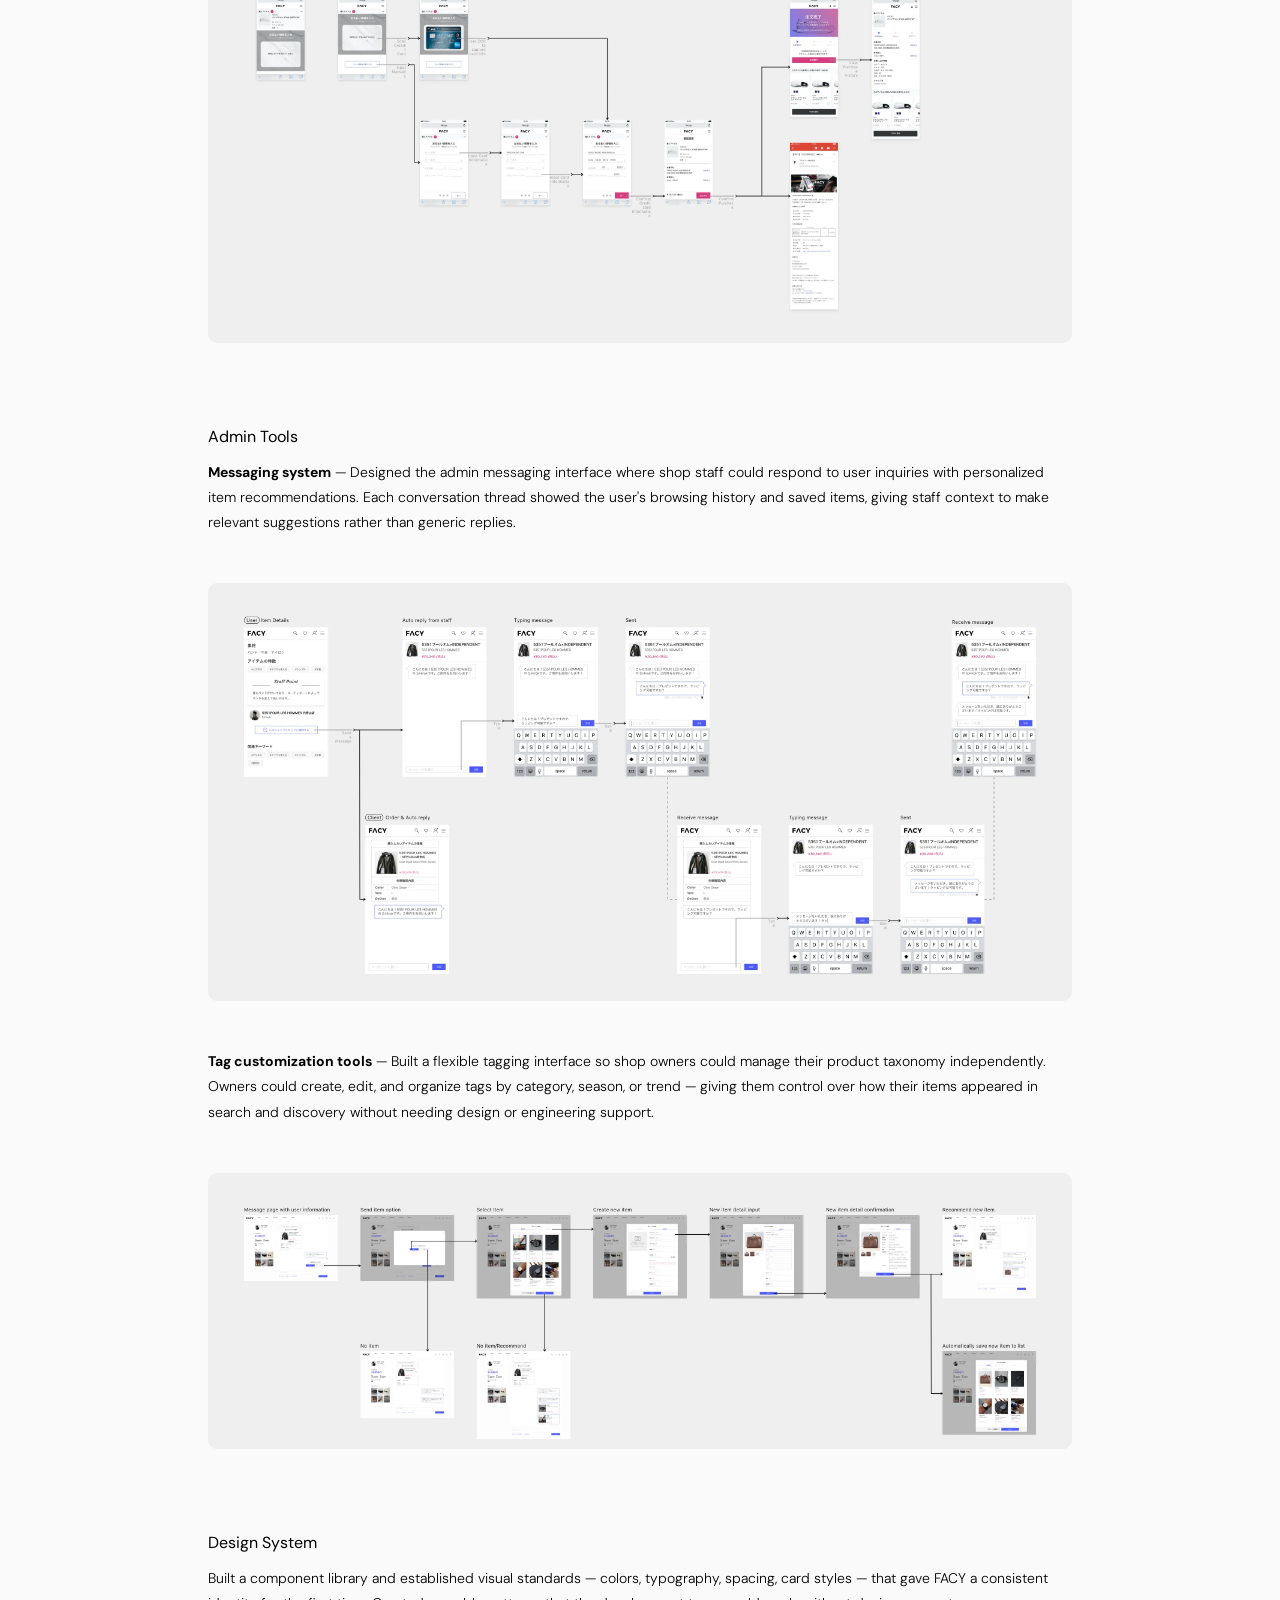
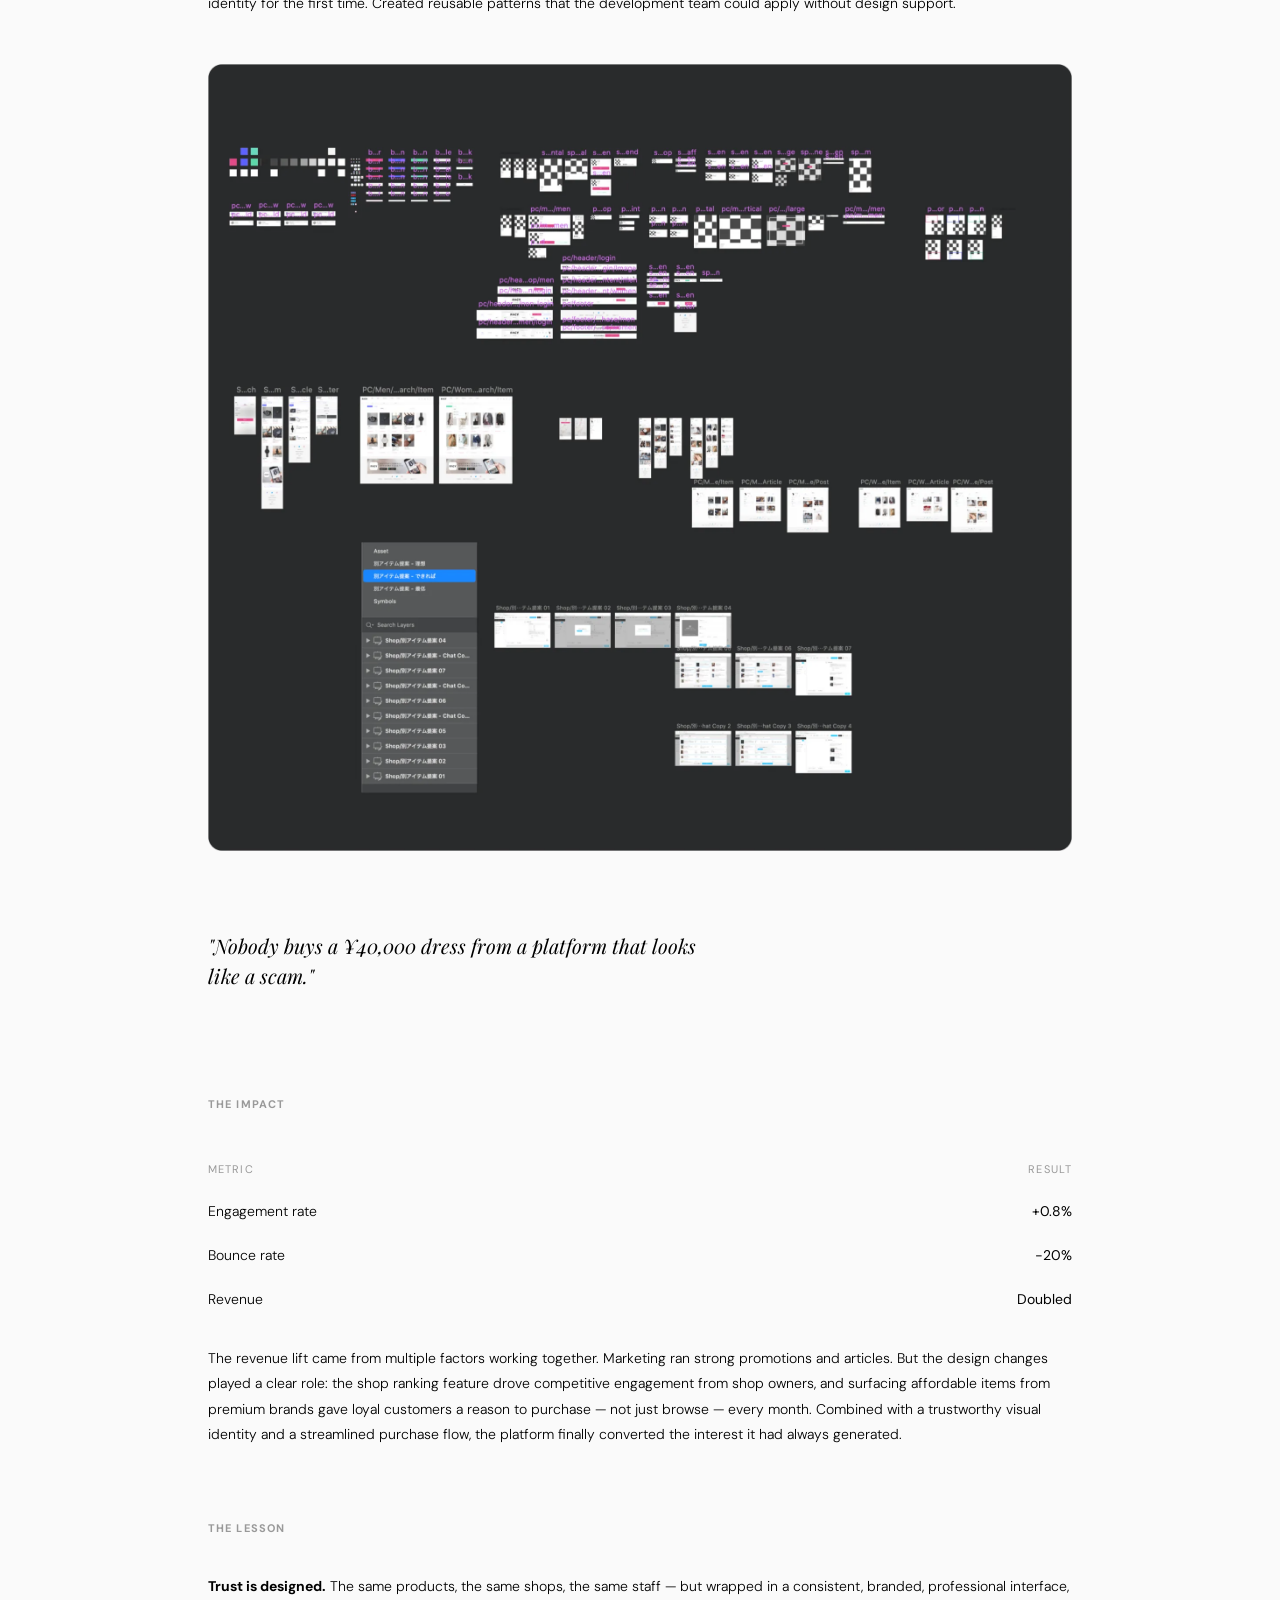
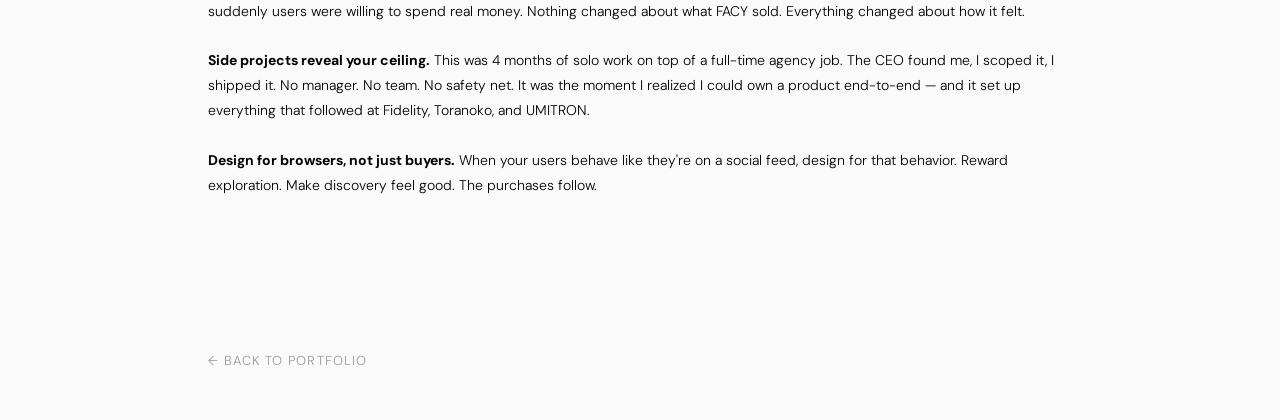
<file: projects/facy.html>
<!DOCTYPE html>
<html lang="en">
<head>
  <meta charset="UTF-8">
  <meta name="viewport" content="width=device-width, initial-scale=1.0">
  <title>FACY.jp — Amon T</title>
  <meta name="description" content="Redesigning a fashion e-commerce platform to build trust, reward browsing, and double revenue. Solo designer, 4 months.">
  <link href="https://fonts.googleapis.com/css2?family=Playfair+Display:ital,wght@0,400;1,400&family=DM+Sans:wght@300;400;500&display=swap" rel="stylesheet">
  <link rel="stylesheet" href="../css/style.css">
</head>
<body>
<a href="#main" class="skip-link">Skip to content</a>

<header class="site-header">
  <div class="container container--wide">
    <div class="site-header__logo"><a href="../index.html"><img src="../img/logo-amonrada.svg" alt="Amon T"></a></div>
    <nav class="site-header__nav" aria-label="Main navigation">
      <a href="../index.html#projects">Projects</a>
      <a href="../index.html#prologue">Prologue</a>
      <a href="../CV-AmonradaTardthong.pdf" download class="nav-pdf">PDF <svg width="14" height="14" viewBox="0 0 24 24" fill="none" stroke="currentColor" stroke-width="1.5"><path d="M21 15v4a2 2 0 0 1-2 2H5a2 2 0 0 1-2-2v-4"/><polyline points="7 10 12 15 17 10"/><line x1="12" y1="15" x2="12" y2="3"/></svg></a>
      <a href="#contact" class="nav-contact">Contact</a>
      <button class="theme-toggle" aria-label="Toggle light and dark mode" onclick="toggleTheme()">
        <svg class="theme-toggle__moon" viewBox="0 0 24 24"><path d="M21 12.79A9 9 0 1 1 11.21 3a7 7 0 0 0 9.79 9.79z"/></svg>
        <svg class="theme-toggle__sun" viewBox="0 0 24 24"><circle cx="12" cy="12" r="5"/><line x1="12" y1="1" x2="12" y2="3"/><line x1="12" y1="21" x2="12" y2="23"/><line x1="4.22" y1="4.22" x2="5.64" y2="5.64"/><line x1="18.36" y1="18.36" x2="19.78" y2="19.78"/><line x1="1" y1="12" x2="3" y2="12"/><line x1="21" y1="12" x2="23" y2="12"/><line x1="4.22" y1="19.78" x2="5.64" y2="18.36"/><line x1="18.36" y1="5.64" x2="19.78" y2="4.22"/></svg>
      </button>
    </nav>
  </div>
</header>
<main id="main">

  <!-- Project Hero -->
  <section class="project-hero">
    <div class="container">
      <h1 class="project-hero__title">FACY.jp</h1>
      <p class="project-hero__subtitle">Nobody buys a &yen;40,000 dress from a platform that looks like a scam.</p>
    </div>
  </section>

  <!-- Project Meta -->
  <div class="container">
    <dl class="project-meta">
      <div>
        <dt>Role</dt>
        <dd>Solo Designer (side project)</dd>
      </div>
      <div>
        <dt>Duration</dt>
        <dd>4 months</dd>
      </div>
      <div>
        <dt>Company</dt>
        <dd>Styler Inc.</dd>
      </div>
      <div>
        <dt>Platform</dt>
        <dd>Web, Mobile web</dd>
      </div>
    </dl>
  </div>

  <!-- Hero Image Placeholder -->
  <div class="container">
</div>

  <!-- The Situation -->
  <section class="content-section">
    <div class="container">
      <h2 class="content-section__label">The Situation</h2>
      <div class="content-section__body">
        <p>FACY had a compelling idea: connect fashion-conscious users directly with shop staff who could recommend items, share styling advice, and build real relationships. Staff could write articles, answer questions, and recommend products — a social layer on top of e-commerce.</p>
        <p>The problem: no designer had ever touched it. The platform was inconsistent, unbranded, and visually chaotic. The purchase flow was broken. The interface inspired zero trust. And in fashion e-commerce, trust is everything — nobody is spending &yen;40,000 on a dress from a site that looks like it might not deliver.</p>
        <p>The CEO messaged me on Wantedly, impressed by my portfolio work. Four months, solo, alongside my full-time role at Ogilvy.</p>
      </div>
    </div>
  </section>

  <!-- The Insight -->
  <section class="content-section">
    <div class="container">
      <h2 class="content-section__label">The Insight</h2>
      <div class="content-section__body">
        <h3>Trust was the product, not fashion</h3>
        <p>The clothes were real. The shops were real. The staff were passionate. But the interface didn't communicate any of that. Before I could improve conversion or engagement, I had to make FACY feel like a place worth spending money.</p>

        <h3>Users weren't just shopping — they were browsing like a social feed</h3>
        <p>I talked with 5&ndash;10 users — some in casual conversations walking around Shibuya near the office, others through scheduled store visits with loyal customers. One insight kept surfacing: people weren't coming to FACY with a purchase in mind. They were exploring, scrolling, discovering — the way you'd browse Instagram, not a store. One loyal user said she wasn't there to shop at first, just to see what others liked.</p>
        <p>This reframed the entire design. The experience needed to reward browsing, not just buying.</p>

        <h3>Brand loyalty without the budget</h3>
        <p>Customers loved specific brands and shops. But they couldn't afford a premium item every month. The existing design only showed high-end pieces — which meant loyal customers visited, admired, and left. I saw an opportunity: surface smaller, affordable items from the same brands. Let customers maintain their relationship with a shop through a &yen;3,000 accessory instead of losing them because the &yen;40,000 jacket was out of reach this month.</p>
      </div>
    </div>
  </section>

  <!-- The Work -->
  <section class="content-section">
    <div class="container">
      <h2 class="content-section__label">The Work</h2>
      <div class="content-section__body">
        <h3>Full Visual Redesign</h3>
        <p>Rebuilt every page — top, shop, article, post, search, My Page — with two principles: consistency and standard. Reduced the visual noise. Established a clear hierarchy. Made the platform feel branded, trustworthy, and worth spending money on.</p>
        <figure class="project-figure">
          <img src="../img/work-facy-flow.webp" alt="FACY full visual redesign flow" loading="lazy">
        </figure>

        <h3>Redesigned Key Pages</h3>
        <div class="content-split">
          <div class="content-split__media">
            <figure class="content-section__image">
              <img src="../img/work-facy-main-article.webp" alt="FACY article page redesign" loading="lazy">
            </figure>
          </div>
          <div class="content-split__text">
            <p><strong>Article page</strong> — Used images to catch attention and drive reading. Added inline item detail boxes under product mentions so users could seamlessly access the item page. This directly connected editorial content to purchase.</p>
          </div>
        </div>
        <div class="content-split">
          <div class="content-split__media">
            <figure class="content-section__image">
              <img src="../img/work-facy-main-shop.webp" alt="FACY shop page redesign" loading="lazy">
            </figure>
          </div>
          <div class="content-split__text">
            <p><strong>Shop page</strong> — Added shop rankings at the top to create engagement for both users and shop owners. Displayed two popular items per shop in the listing view — users could judge a shop's style before clicking in, saving a step and making browsing more enjoyable.</p>
          </div>
        </div>
        <div class="content-split">
          <div class="content-split__media">
            <figure class="content-section__image">
              <img src="../img/work-facy-main-post.webp" alt="FACY post page redesign" loading="lazy">
            </figure>
          </div>
          <div class="content-split__text">
            <p><strong>Post page</strong> — Brought the post box to the top of the page (previously hidden behind an icon). Made it easier for users to ask questions, increasing conversation volume and making the platform feel alive.</p>
          </div>
        </div>

        <h3>New Features</h3>
        <p><strong>Tag system and search</strong> — Gave shop owners flexibility to introduce items via keywords while giving users a real discovery tool. Previously there was no effective way to search or filter.</p>
        <p><strong>My Page</strong> — Redesigned as a social profile inspired by user behavior. Image-forward, expressive, designed to motivate users to share their style. Turned a utility page into a reason to keep coming back.</p>
        <figure class="project-figure">
          <img src="../img/work-facy-insight.webp" alt="FACY My Page design insight" loading="lazy">
        </figure>
        <p><strong>Staff point section</strong> — Multiple design explorations (six variations) to find the right balance between staff personality and brand consistency.</p>
        <figure class="project-figure">
          <img src="../img/work-facy-staffpoint.webp" alt="FACY staff point section design explorations" loading="lazy">
        </figure>
      </div>
    </div>
  </section>

  <!-- UI Placeholders -->
  <div class="container">

</div>

  <section class="content-section">
    <div class="container">
      <div class="content-section__body">
        <h3>Checkout Flow with OCR</h3>
        <p>Redesigned the full purchase flow — from item detail through cart, login/signup, payment, and delivery. Integrated OCR credit card scanning to reduce friction on mobile. Designed error handling, account creation, and order confirmation states.</p>
        <figure class="project-figure">
          <img src="../img/work-facy-purchase.webp" alt="FACY checkout flow with OCR" loading="lazy">
        </figure>

        <h3>Admin Tools</h3>
        <p><strong>Messaging system</strong> — Designed the admin messaging interface where shop staff could respond to user inquiries with personalized item recommendations. Each conversation thread showed the user's browsing history and saved items, giving staff context to make relevant suggestions rather than generic replies.</p>
        <figure class="project-figure">
          <img src="../img/work-facy-message.webp" alt="FACY admin messaging system" loading="lazy">
        </figure>
        <p><strong>Tag customization tools</strong> — Built a flexible tagging interface so shop owners could manage their product taxonomy independently. Owners could create, edit, and organize tags by category, season, or trend — giving them control over how their items appeared in search and discovery without needing design or engineering support.</p>
        <figure class="project-figure">
          <img src="../img/work-facy-admin.webp" alt="FACY tag customization tools" loading="lazy">
        </figure>

        <h3>Design System</h3>
        <p>Built a component library and established visual standards — colors, typography, spacing, card styles — that gave FACY a consistent identity for the first time. Created reusable patterns that the development team could apply without design support.</p>
        <figure class="project-figure">
          <img src="../img/work-facy-handoff.webp" alt="FACY design system and handoff documentation" loading="lazy">
        </figure>
      </div>
    </div>
  </section>

  <div class="container">
</div>

  <!-- Pull Quote -->
  <div class="container">
    <blockquote class="pull-quote">
      "Nobody buys a &yen;40,000 dress from a platform that looks like a scam."
    </blockquote>
  </div>

  <!-- The Impact -->
  <section class="content-section">
    <div class="container">
      <h2 class="content-section__label">The Impact</h2>
      <div class="content-section__body">
        <table class="metrics-table">
          <thead>
            <tr>
              <th>Metric</th>
              <th>Result</th>
            </tr>
          </thead>
          <tbody>
            <tr>
              <td>Engagement rate</td>
              <td>+0.8%</td>
            </tr>
            <tr>
              <td>Bounce rate</td>
              <td>&minus;20%</td>
            </tr>
            <tr>
              <td>Revenue</td>
              <td>Doubled</td>
            </tr>
          </tbody>
        </table>
        <p>The revenue lift came from multiple factors working together. Marketing ran strong promotions and articles. But the design changes played a clear role: the shop ranking feature drove competitive engagement from shop owners, and surfacing affordable items from premium brands gave loyal customers a reason to purchase — not just browse — every month. Combined with a trustworthy visual identity and a streamlined purchase flow, the platform finally converted the interest it had always generated.</p>
      </div>
    </div>
  </section>

  <!-- The Lesson -->
  <section class="content-section">
    <div class="container">
      <h2 class="content-section__label">The Lesson</h2>
      <div class="content-section__body">
        <p><strong>Trust is designed.</strong> The same products, the same shops, the same staff — but wrapped in a consistent, branded, professional interface, suddenly users were willing to spend real money. Nothing changed about what FACY sold. Everything changed about how it felt.</p>
        <p><strong>Side projects reveal your ceiling.</strong> This was 4 months of solo work on top of a full-time agency job. The CEO found me, I scoped it, I shipped it. No manager. No team. No safety net. It was the moment I realized I could own a product end-to-end — and it set up everything that followed at Fidelity, Toranoko, and UMITRON.</p>
        <p><strong>Design for browsers, not just buyers.</strong> When your users behave like they're on a social feed, design for that behavior. Reward exploration. Make discovery feel good. The purchases follow.</p>
      </div>
    </div>
  </section>

  <!-- Project Nav -->
    <section class="content-section"><div class="container"><a href="../index.html" class="back-link">&#8592; Back to Portfolio</a></div></section>
</main>
<script>
function toggleTheme() {
  var root = document.documentElement;
  var current = root.getAttribute("data-theme");
  var isDark = current === "dark" || (!current && window.matchMedia("(prefers-color-scheme: dark)").matches);
  var next = isDark ? "light" : "dark";
  root.setAttribute("data-theme", next);
  localStorage.setItem("theme", next);
}
(function() {
  var saved = localStorage.getItem("theme");
  if (saved) document.documentElement.setAttribute("data-theme", saved);
})();

// Show/hide header on scroll
(function() {
  var header = document.querySelector('.site-header');
  if (!header) return;
  var lastY = 0;
  window.addEventListener('scroll', function() {
    var y = window.scrollY;
    if (y < 64) {
      header.classList.remove('site-header--hidden');
    } else if (y > lastY) {
      header.classList.add('site-header--hidden');
    } else {
      header.classList.remove('site-header--hidden');
    }
    lastY = y;
  }, { passive: true });
})();

// Page transition for back link
(function() {
  document.querySelectorAll('a.back-link, a[href^="../index.html"]').forEach(function(link) {
    link.addEventListener('click', function(e) {
      e.preventDefault();
      var url = link.getAttribute('href');
      document.body.classList.add('page-exit');
      setTimeout(function() { window.location.href = url; }, 400);
    });
  });
})();
</script>
</body>
</html>
</file>
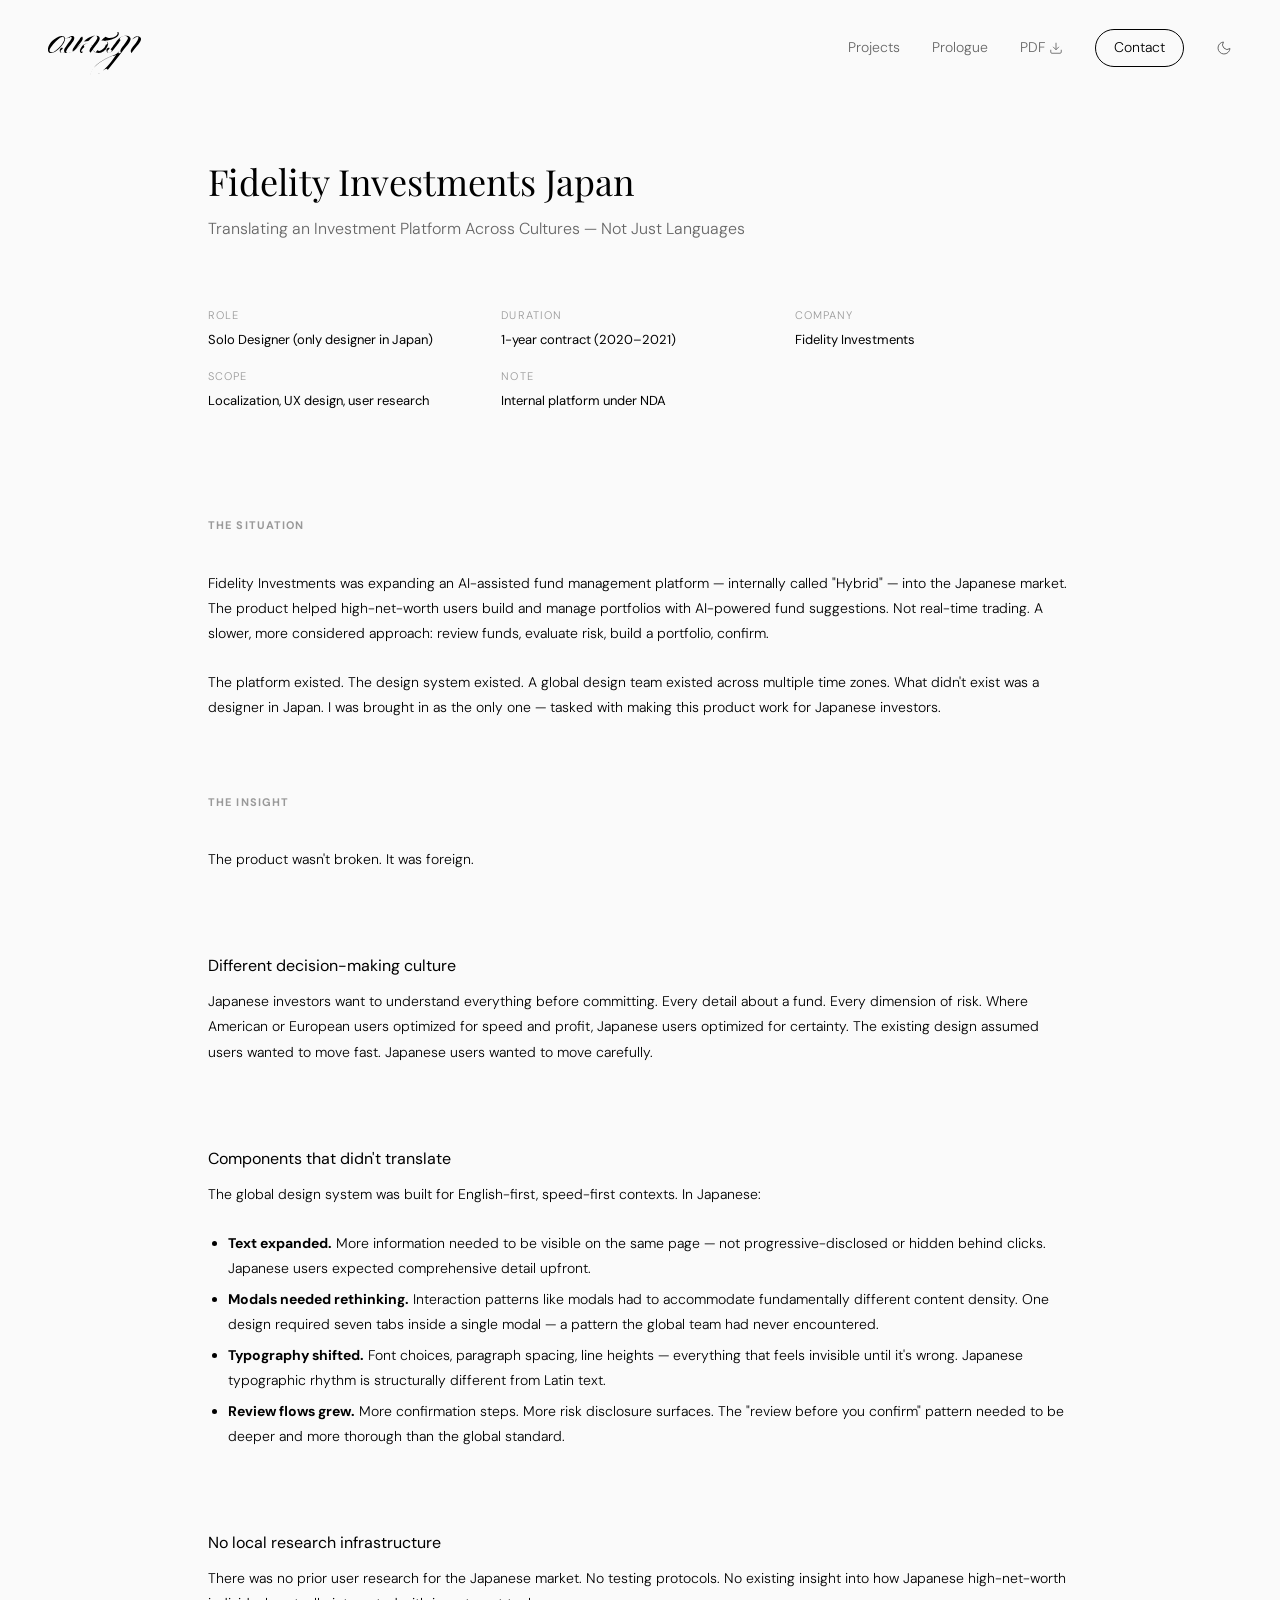
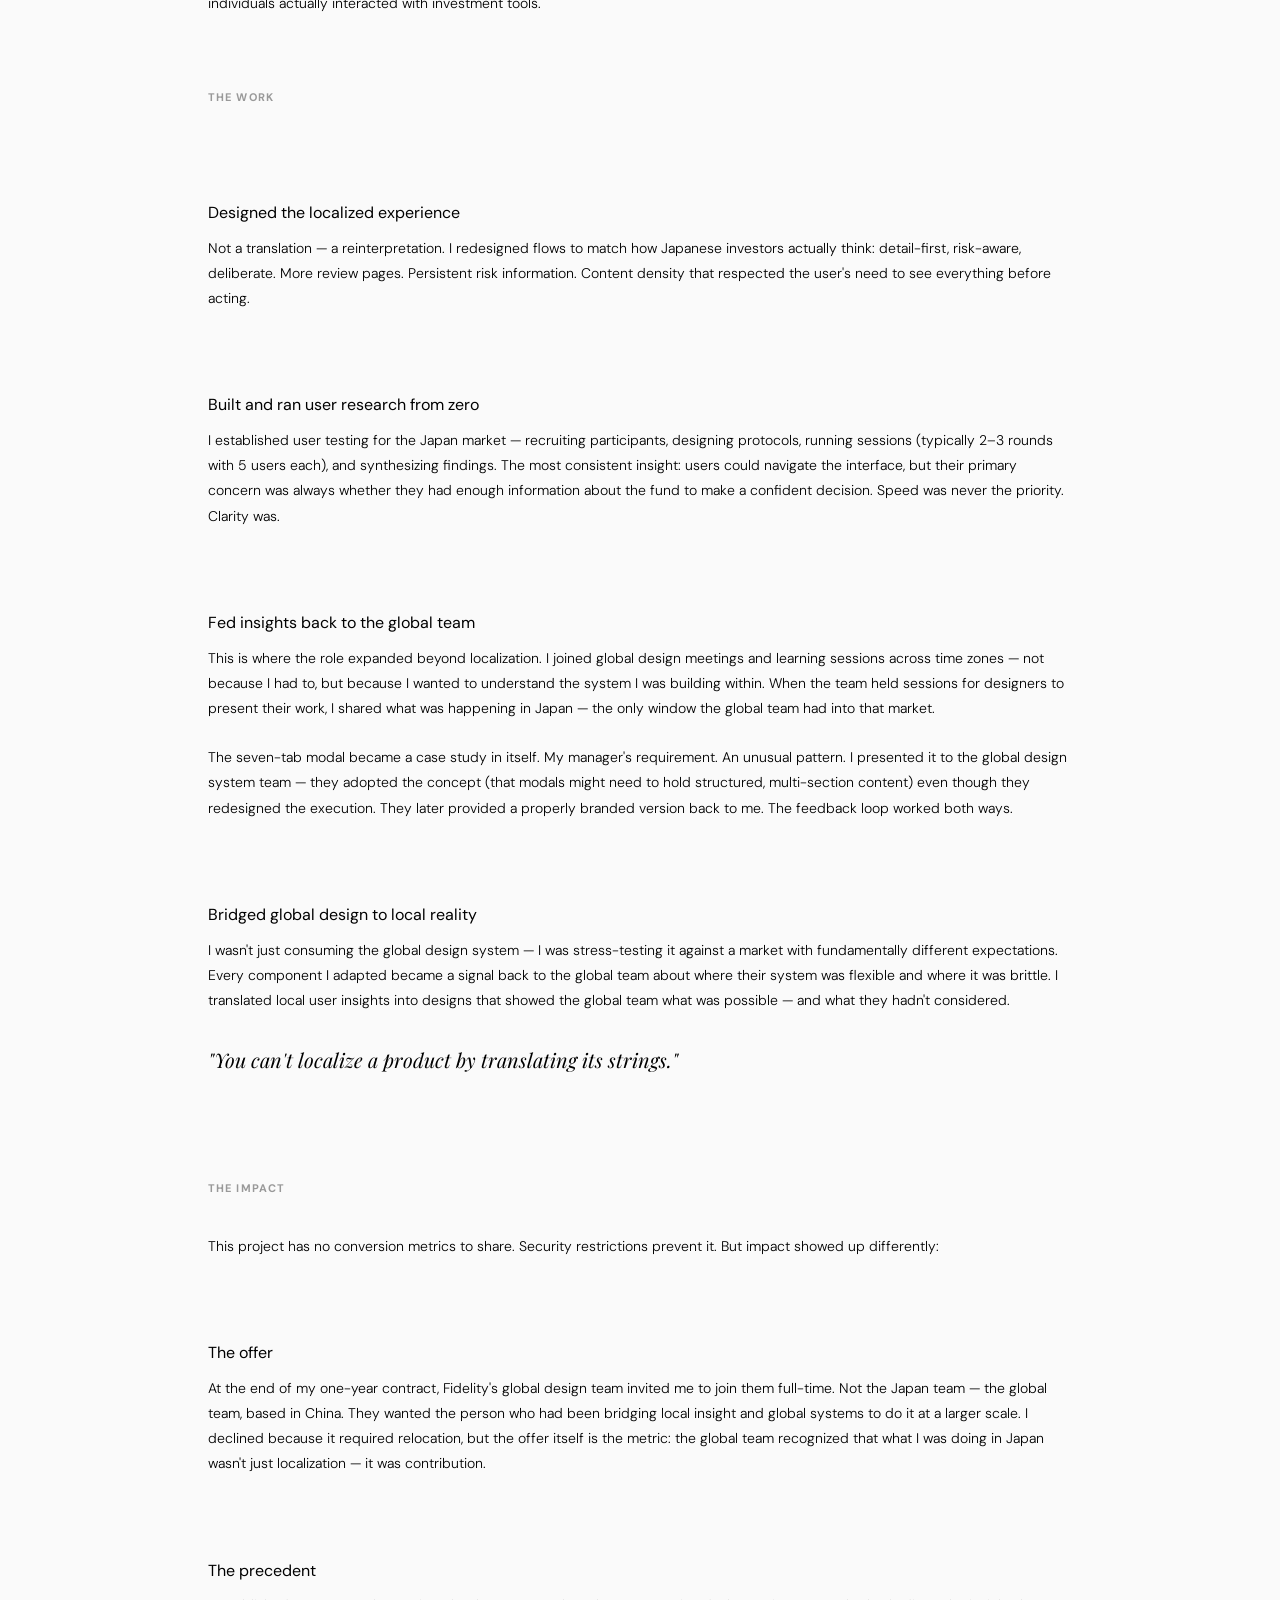
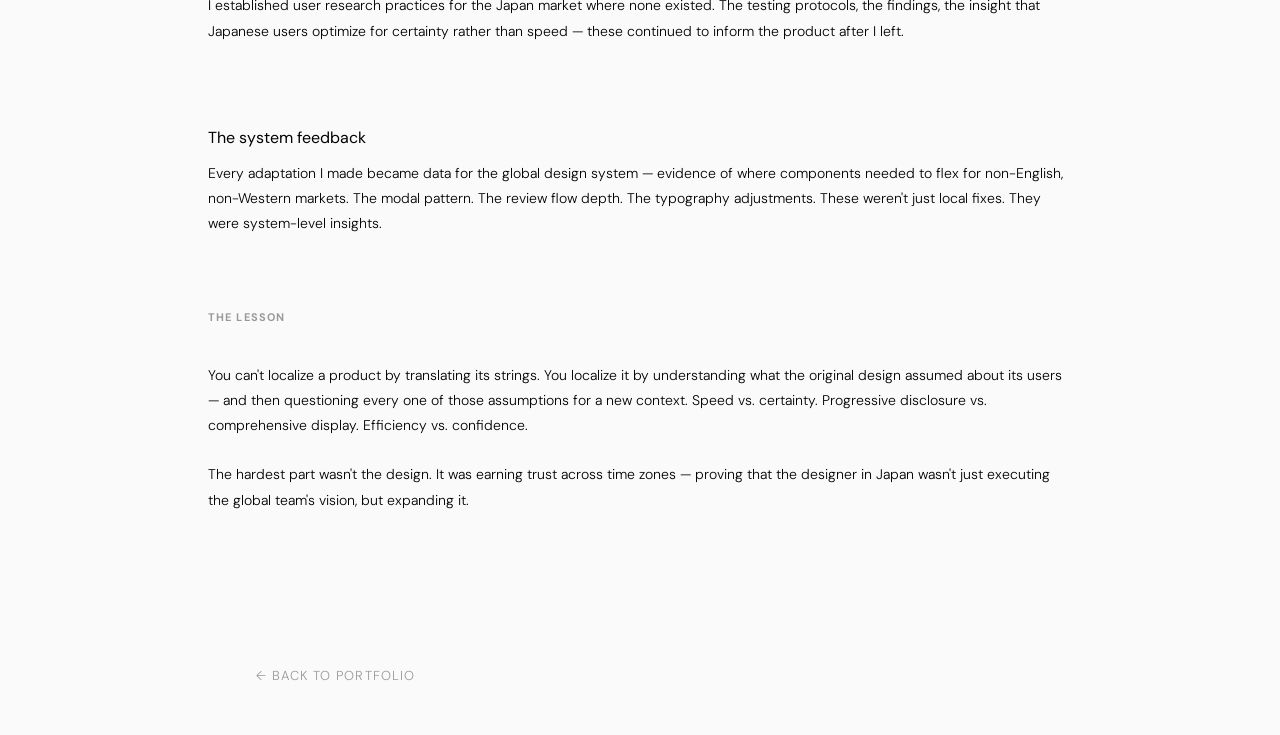
<file: projects/fidelity.html>
<!DOCTYPE html>
<html lang="en">
<head>
  <meta charset="UTF-8">
  <meta name="viewport" content="width=device-width, initial-scale=1.0">
  <title>Fidelity Investments Japan — Amon T</title>
  <meta name="description" content="Localized an AI fund management platform for Japanese investors. Solo designer bridging global design systems and local user needs.">
  <link href="https://fonts.googleapis.com/css2?family=Playfair+Display:ital,wght@0,400;1,400&family=DM+Sans:wght@300;400;500&display=swap" rel="stylesheet">
  <link rel="stylesheet" href="../css/style.css">
</head>
<body>
<a href="#main" class="skip-link">Skip to content</a>

<header class="site-header">
  <div class="container container--wide">
    <div class="site-header__logo"><a href="../index.html"><img src="../img/logo-amonrada.svg" alt="Amon T"></a></div>
    <nav class="site-header__nav" aria-label="Main navigation">
      <a href="../index.html#projects">Projects</a>
      <a href="../index.html#prologue">Prologue</a>
      <a href="../CV-AmonradaTardthong.pdf" download class="nav-pdf">PDF <svg width="14" height="14" viewBox="0 0 24 24" fill="none" stroke="currentColor" stroke-width="1.5"><path d="M21 15v4a2 2 0 0 1-2 2H5a2 2 0 0 1-2-2v-4"/><polyline points="7 10 12 15 17 10"/><line x1="12" y1="15" x2="12" y2="3"/></svg></a>
      <a href="#contact" class="nav-contact">Contact</a>
      <button class="theme-toggle" aria-label="Toggle light and dark mode" onclick="toggleTheme()">
        <svg class="theme-toggle__moon" viewBox="0 0 24 24"><path d="M21 12.79A9 9 0 1 1 11.21 3a7 7 0 0 0 9.79 9.79z"/></svg>
        <svg class="theme-toggle__sun" viewBox="0 0 24 24"><circle cx="12" cy="12" r="5"/><line x1="12" y1="1" x2="12" y2="3"/><line x1="12" y1="21" x2="12" y2="23"/><line x1="4.22" y1="4.22" x2="5.64" y2="5.64"/><line x1="18.36" y1="18.36" x2="19.78" y2="19.78"/><line x1="1" y1="12" x2="3" y2="12"/><line x1="21" y1="12" x2="23" y2="12"/><line x1="4.22" y1="19.78" x2="5.64" y2="18.36"/><line x1="18.36" y1="5.64" x2="19.78" y2="4.22"/></svg>
      </button>
    </nav>
  </div>
</header>
<main id="main">
  <section class="project-hero">
    <div class="container">
      <h1 class="project-hero__title">Fidelity Investments Japan</h1>
      <p class="project-hero__subtitle">Translating an Investment Platform Across Cultures — Not Just Languages</p>
    </div>
  </section>

  <section class="container">
    <dl class="project-meta">
      <div>
        <dt>Role</dt>
        <dd>Solo Designer (only designer in Japan)</dd>
      </div>
      <div>
        <dt>Duration</dt>
        <dd>1-year contract (2020–2021)</dd>
      </div>
      <div>
        <dt>Company</dt>
        <dd>Fidelity Investments</dd>
      </div>
      <div>
        <dt>Scope</dt>
        <dd>Localization, UX design, user research</dd>
      </div>
      <div>
        <dt>Note</dt>
        <dd>Internal platform under NDA</dd>
      </div>
    </dl>
  </section>

  <div class="container">
</div>

  <section class="content-section">
    <div class="container">
      <h2 class="content-section__label">The Situation</h2>
      <div class="content-section__body">
        <p>Fidelity Investments was expanding an AI-assisted fund management platform — internally called "Hybrid" — into the Japanese market. The product helped high-net-worth users build and manage portfolios with AI-powered fund suggestions. Not real-time trading. A slower, more considered approach: review funds, evaluate risk, build a portfolio, confirm.</p>
        <p>The platform existed. The design system existed. A global design team existed across multiple time zones. What didn't exist was a designer in Japan. I was brought in as the only one — tasked with making this product work for Japanese investors.</p>
      </div>
    </div>
  </section>

  <section class="content-section">
    <div class="container">
      <h2 class="content-section__label">The Insight</h2>
      <div class="content-section__body">
        <p>The product wasn't broken. It was foreign.</p>

        <h3>Different decision-making culture</h3>
        <p>Japanese investors want to understand everything before committing. Every detail about a fund. Every dimension of risk. Where American or European users optimized for speed and profit, Japanese users optimized for certainty. The existing design assumed users wanted to move fast. Japanese users wanted to move carefully.</p>

        <h3>Components that didn't translate</h3>
        <p>The global design system was built for English-first, speed-first contexts. In Japanese:</p>
        <ul>
          <li><strong>Text expanded.</strong> More information needed to be visible on the same page — not progressive-disclosed or hidden behind clicks. Japanese users expected comprehensive detail upfront.</li>
          <li><strong>Modals needed rethinking.</strong> Interaction patterns like modals had to accommodate fundamentally different content density. One design required seven tabs inside a single modal — a pattern the global team had never encountered.</li>
          <li><strong>Typography shifted.</strong> Font choices, paragraph spacing, line heights — everything that feels invisible until it's wrong. Japanese typographic rhythm is structurally different from Latin text.</li>
          <li><strong>Review flows grew.</strong> More confirmation steps. More risk disclosure surfaces. The "review before you confirm" pattern needed to be deeper and more thorough than the global standard.</li>
        </ul>

        <h3>No local research infrastructure</h3>
        <p>There was no prior user research for the Japanese market. No testing protocols. No existing insight into how Japanese high-net-worth individuals actually interacted with investment tools.</p>
      </div>
    </div>
  </section>

  <div class="container">
</div>

  <section class="content-section">
    <div class="container">
      <h2 class="content-section__label">The Work</h2>
      <div class="content-section__body">
        <h3>Designed the localized experience</h3>
        <p>Not a translation — a reinterpretation. I redesigned flows to match how Japanese investors actually think: detail-first, risk-aware, deliberate. More review pages. Persistent risk information. Content density that respected the user's need to see everything before acting.</p>

        <h3>Built and ran user research from zero</h3>
        <p>I established user testing for the Japan market — recruiting participants, designing protocols, running sessions (typically 2–3 rounds with 5 users each), and synthesizing findings. The most consistent insight: users could navigate the interface, but their primary concern was always whether they had enough information about the fund to make a confident decision. Speed was never the priority. Clarity was.</p>

        <h3>Fed insights back to the global team</h3>
        <p>This is where the role expanded beyond localization. I joined global design meetings and learning sessions across time zones — not because I had to, but because I wanted to understand the system I was building within. When the team held sessions for designers to present their work, I shared what was happening in Japan — the only window the global team had into that market.</p>
        <p>The seven-tab modal became a case study in itself. My manager's requirement. An unusual pattern. I presented it to the global design system team — they adopted the concept (that modals might need to hold structured, multi-section content) even though they redesigned the execution. They later provided a properly branded version back to me. The feedback loop worked both ways.</p>

        <h3>Bridged global design to local reality</h3>
        <p>I wasn't just consuming the global design system — I was stress-testing it against a market with fundamentally different expectations. Every component I adapted became a signal back to the global team about where their system was flexible and where it was brittle. I translated local user insights into designs that showed the global team what was possible — and what they hadn't considered.</p>
      </div>
    </div>
  </section>

  <div class="container">
    <blockquote class="pull-quote">"You can't localize a product by translating its strings."</blockquote>
  </div>

  <div class="container">
</div>

  <section class="content-section">
    <div class="container">
      <h2 class="content-section__label">The Impact</h2>
      <div class="content-section__body">
        <p>This project has no conversion metrics to share. Security restrictions prevent it. But impact showed up differently:</p>

        <h3>The offer</h3>
        <p>At the end of my one-year contract, Fidelity's global design team invited me to join them full-time. Not the Japan team — the global team, based in China. They wanted the person who had been bridging local insight and global systems to do it at a larger scale. I declined because it required relocation, but the offer itself is the metric: the global team recognized that what I was doing in Japan wasn't just localization — it was contribution.</p>

        <h3>The precedent</h3>
        <p>I established user research practices for the Japan market where none existed. The testing protocols, the findings, the insight that Japanese users optimize for certainty rather than speed — these continued to inform the product after I left.</p>

        <h3>The system feedback</h3>
        <p>Every adaptation I made became data for the global design system — evidence of where components needed to flex for non-English, non-Western markets. The modal pattern. The review flow depth. The typography adjustments. These weren't just local fixes. They were system-level insights.</p>
      </div>
    </div>
  </section>

  <section class="content-section">
    <div class="container">
      <h2 class="content-section__label">The Lesson</h2>
      <div class="content-section__body">
        <p>You can't localize a product by translating its strings. You localize it by understanding what the original design assumed about its users — and then questioning every one of those assumptions for a new context. Speed vs. certainty. Progressive disclosure vs. comprehensive display. Efficiency vs. confidence.</p>
        <p>The hardest part wasn't the design. It was earning trust across time zones — proving that the designer in Japan wasn't just executing the global team's vision, but expanding it.</p>
      </div>
    </div>
  </section>

  <nav class="container">
    </div>
</footer>
    <section class="content-section"><div class="container"><a href="../index.html" class="back-link">&#8592; Back to Portfolio</a></div></section>
</main>
<script>
function toggleTheme() {
  var root = document.documentElement;
  var current = root.getAttribute("data-theme");
  var isDark = current === "dark" || (!current && window.matchMedia("(prefers-color-scheme: dark)").matches);
  var next = isDark ? "light" : "dark";
  root.setAttribute("data-theme", next);
  localStorage.setItem("theme", next);
}
(function() {
  var saved = localStorage.getItem("theme");
  if (saved) document.documentElement.setAttribute("data-theme", saved);
})();

// Show/hide header on scroll
(function() {
  var header = document.querySelector('.site-header');
  if (!header) return;
  var lastY = 0;
  window.addEventListener('scroll', function() {
    var y = window.scrollY;
    if (y < 64) {
      header.classList.remove('site-header--hidden');
    } else if (y > lastY) {
      header.classList.add('site-header--hidden');
    } else {
      header.classList.remove('site-header--hidden');
    }
    lastY = y;
  }, { passive: true });
})();

// Page transition for back link
(function() {
  document.querySelectorAll('a.back-link, a[href^="../index.html"]').forEach(function(link) {
    link.addEventListener('click', function(e) {
      e.preventDefault();
      var url = link.getAttribute('href');
      document.body.classList.add('page-exit');
      setTimeout(function() { window.location.href = url; }, 400);
    });
  });
})();
</script>
</body>
</html>
</file>
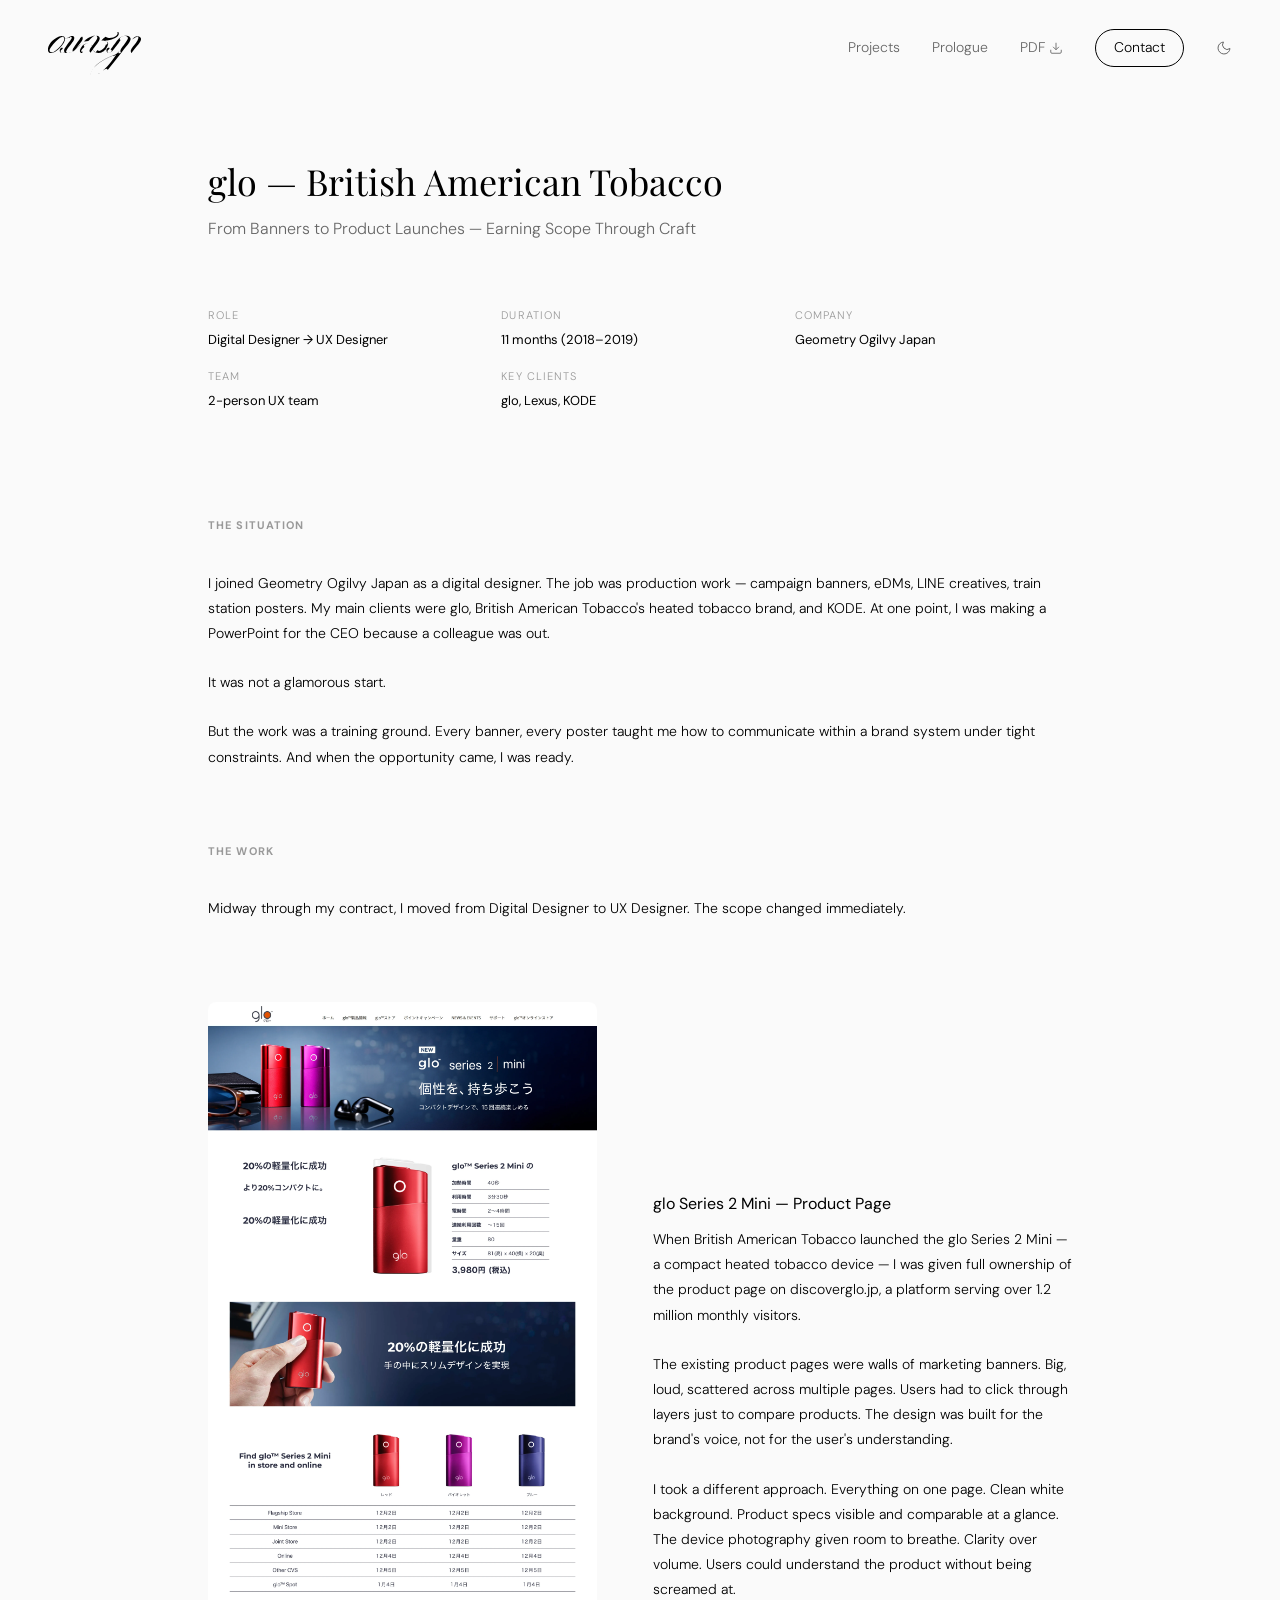
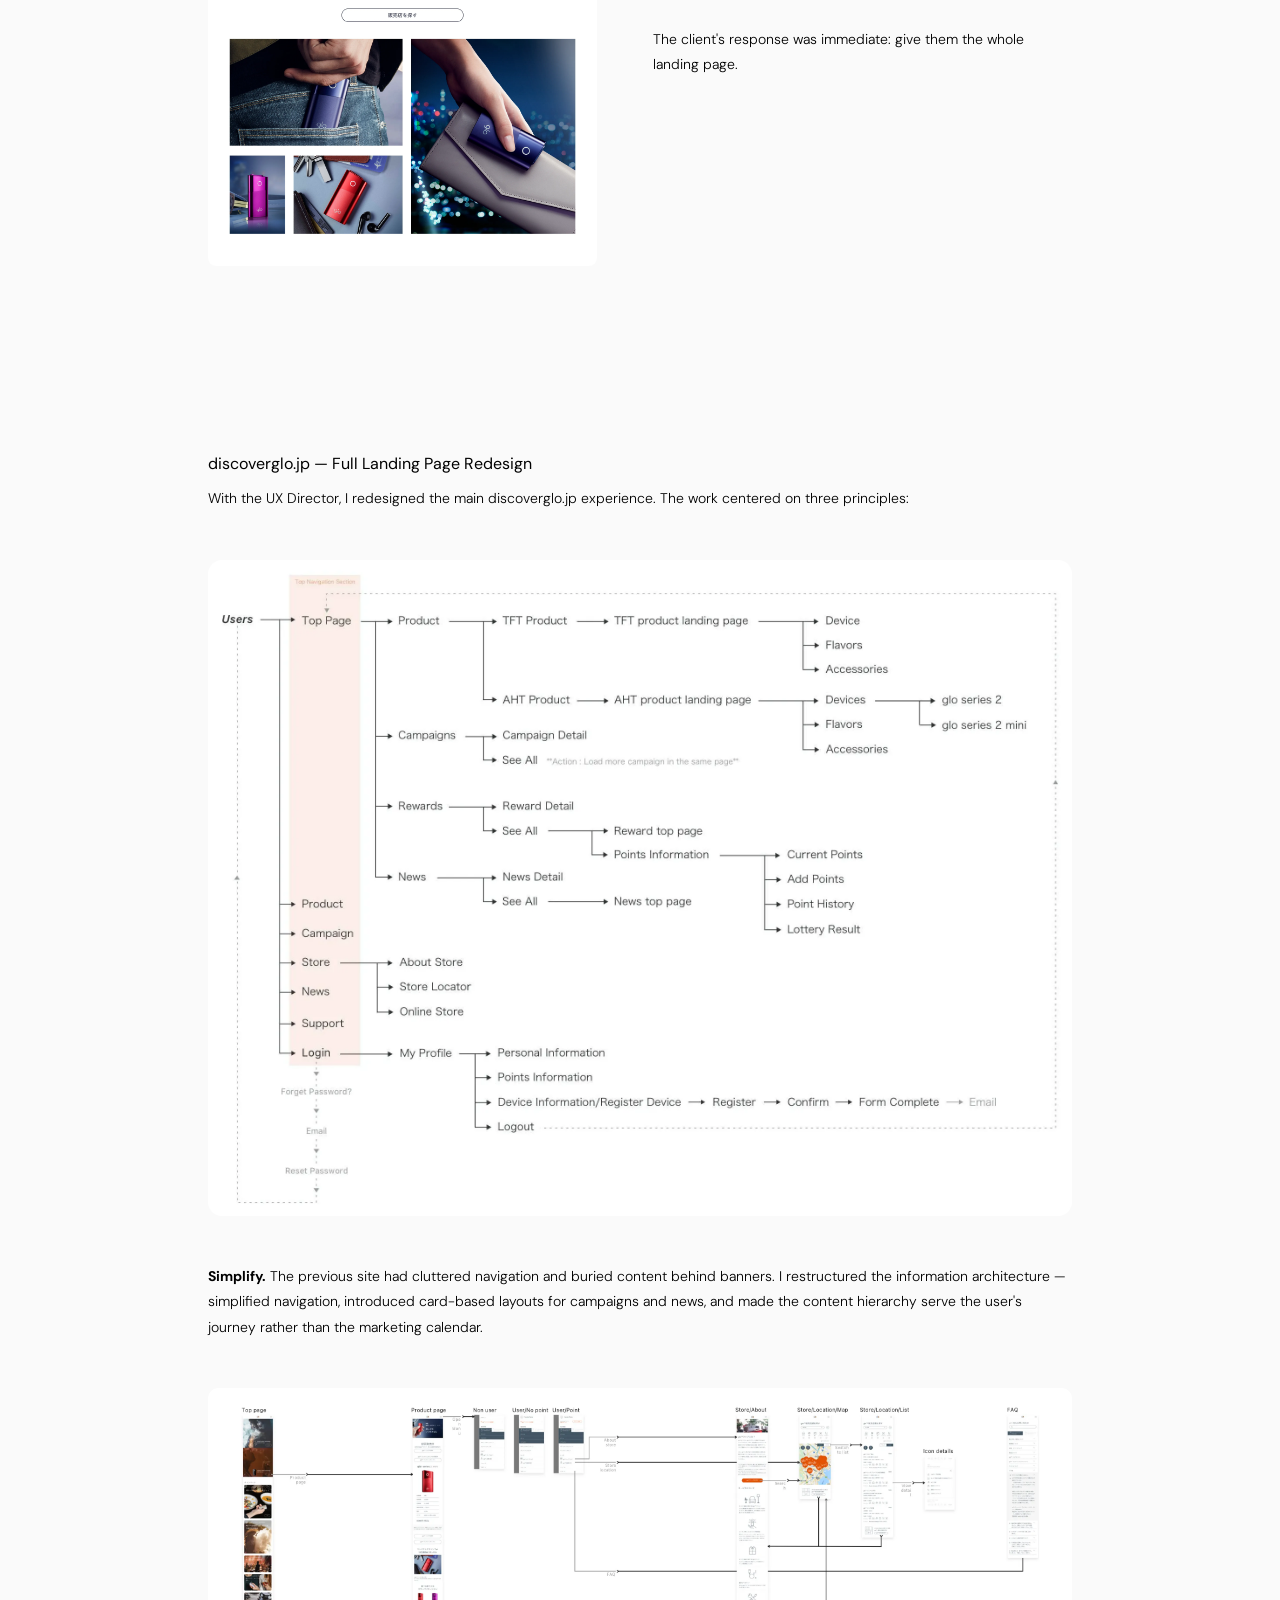
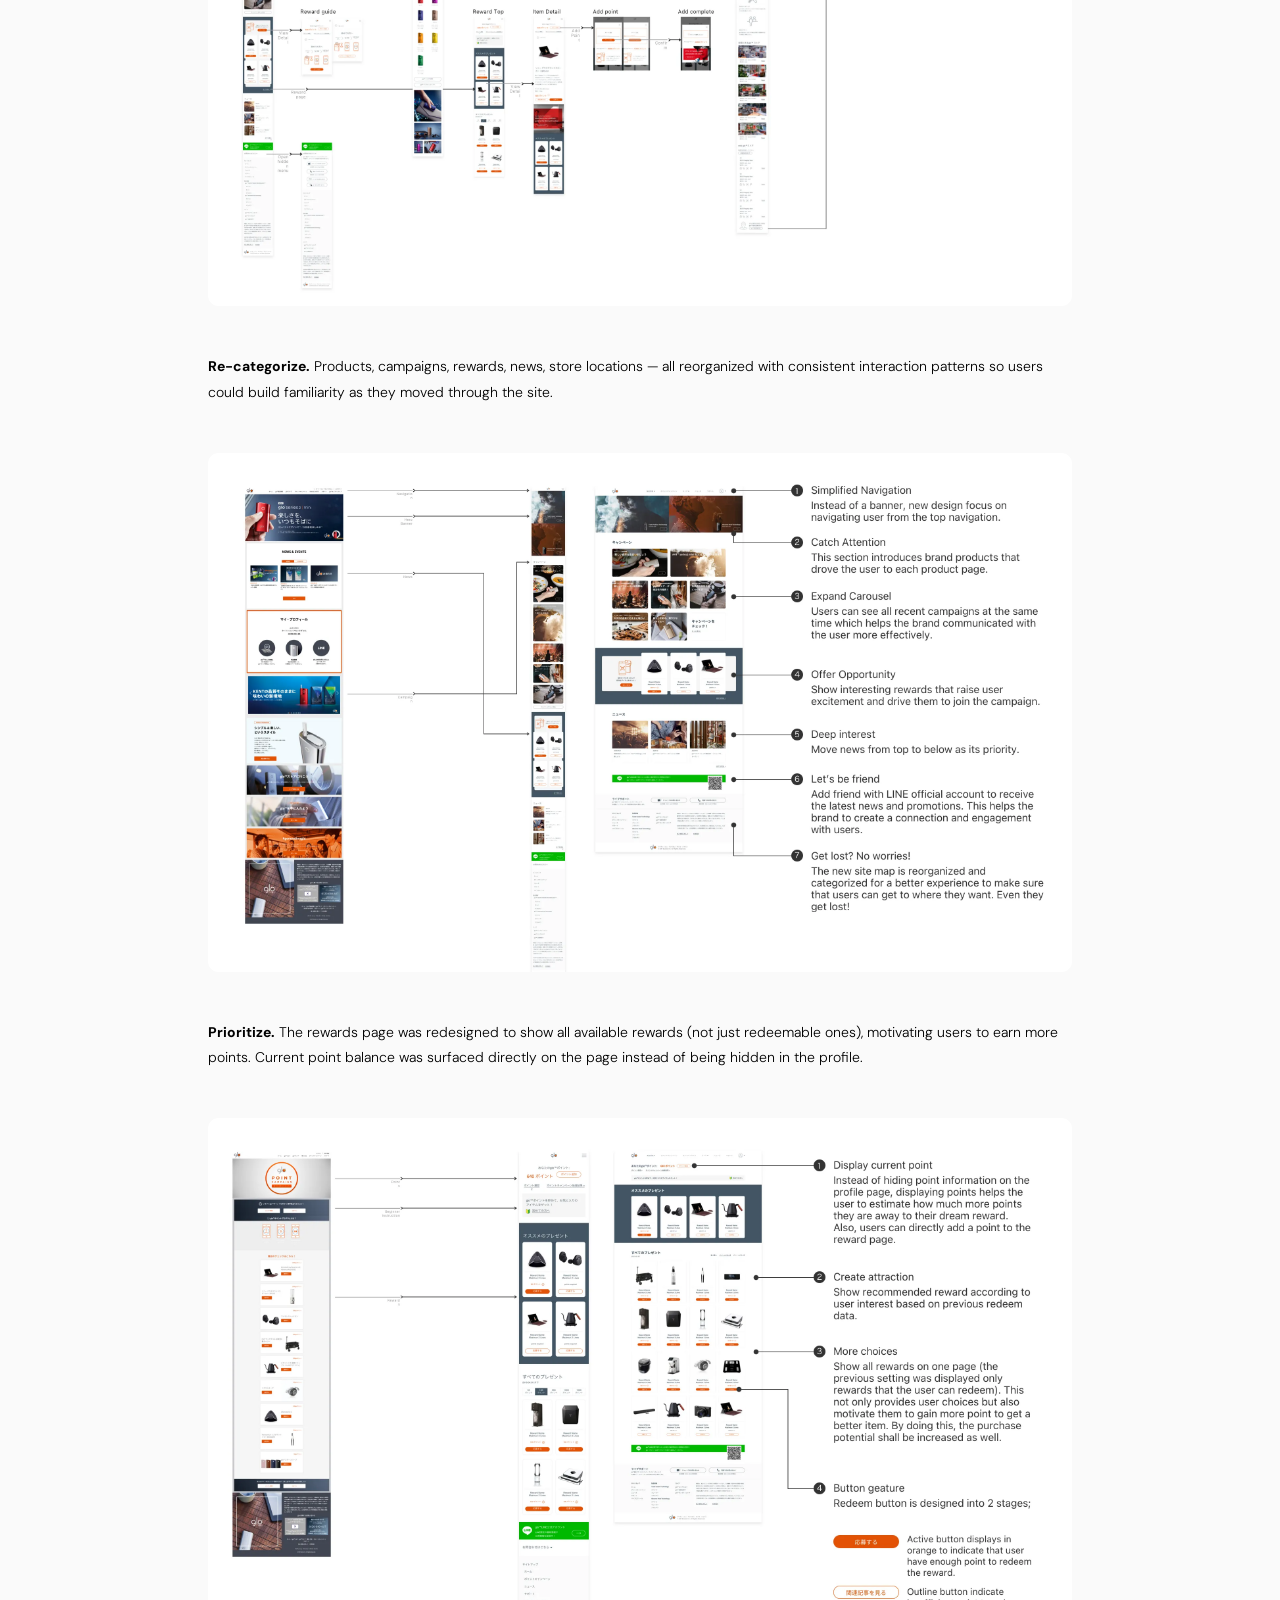
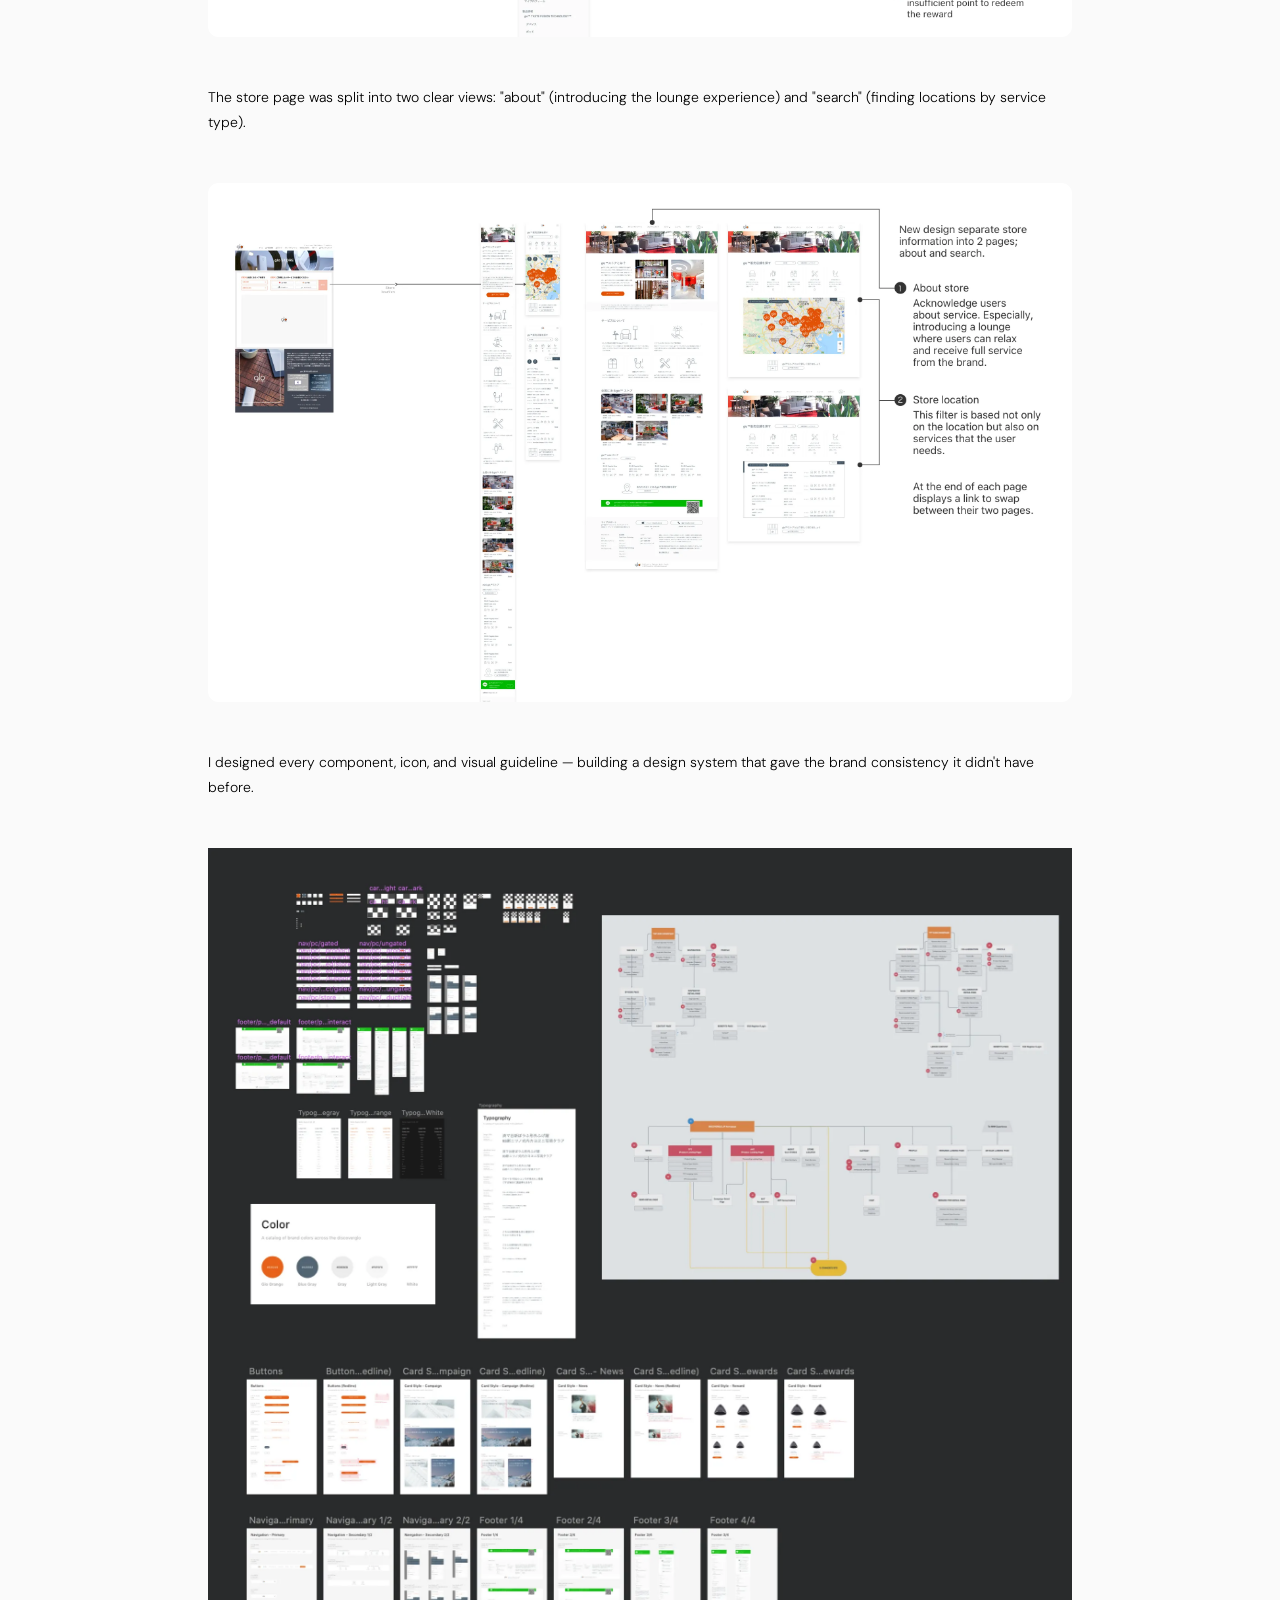
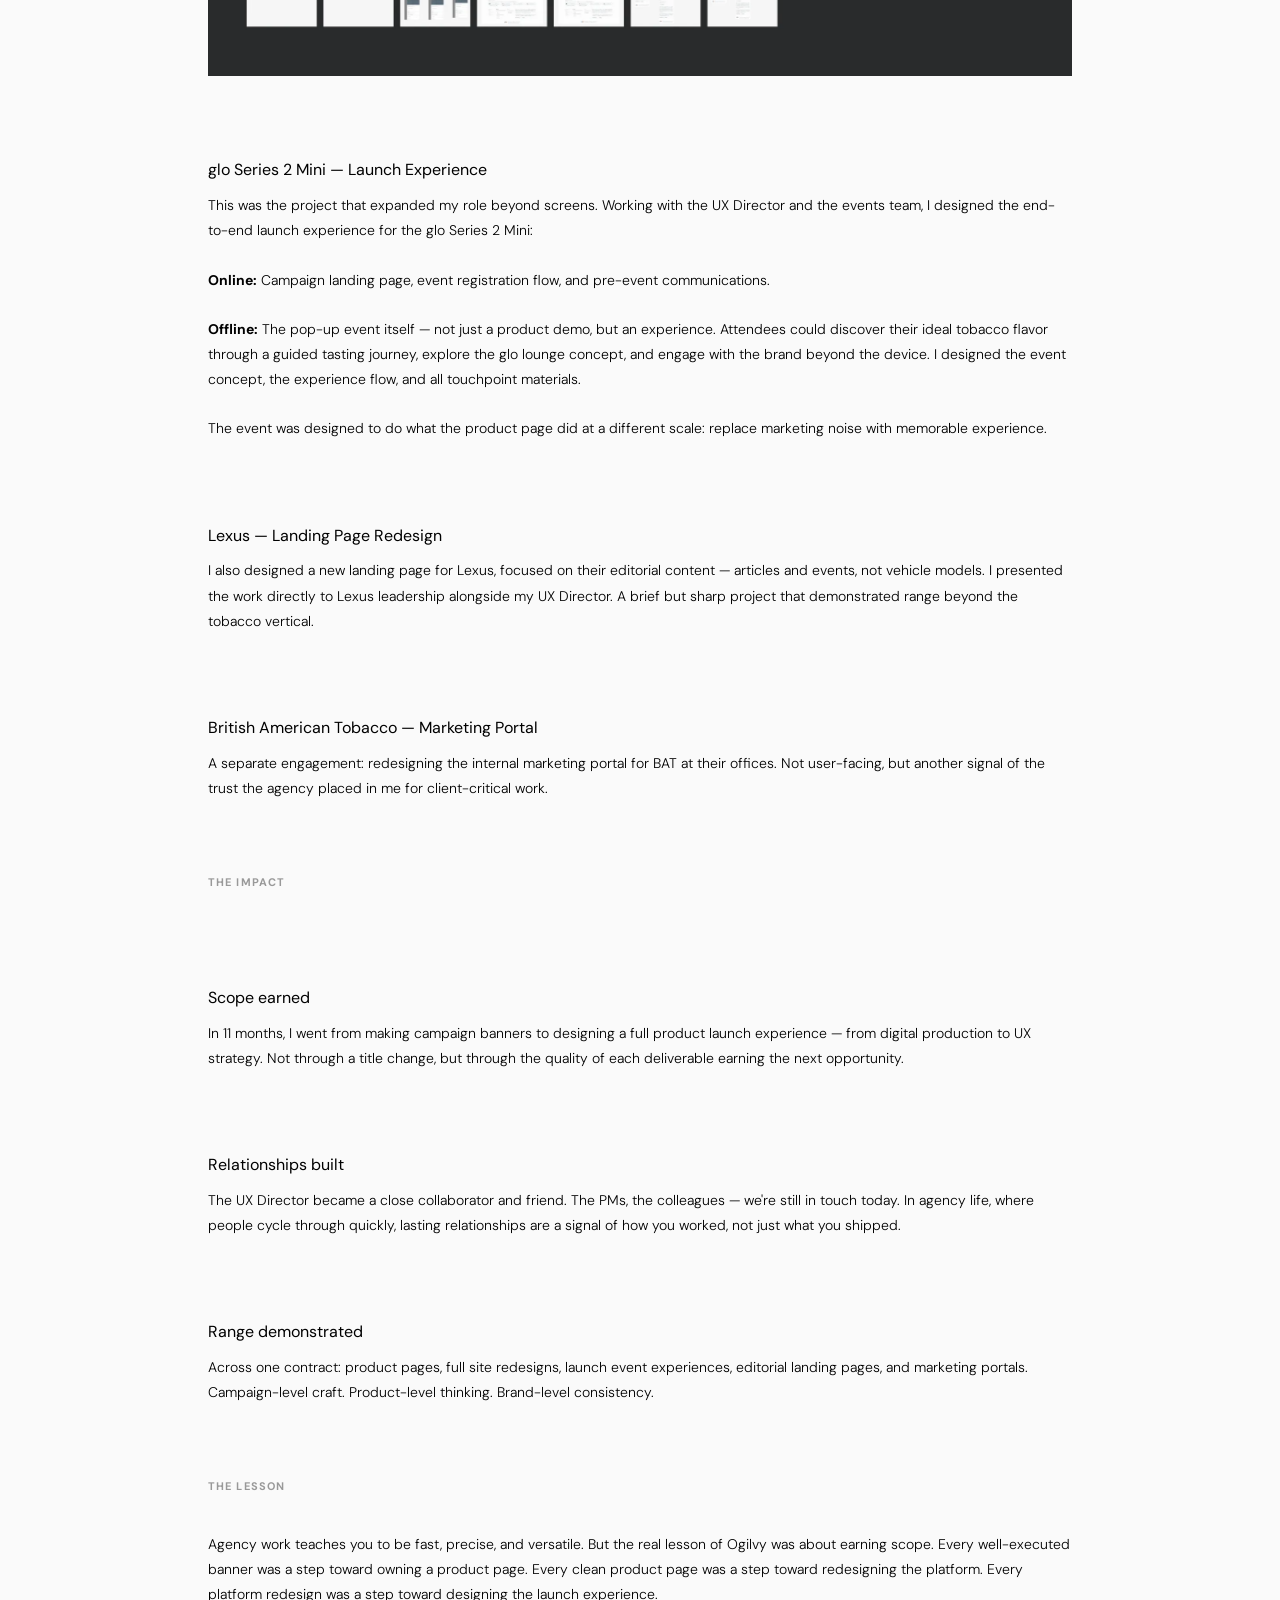
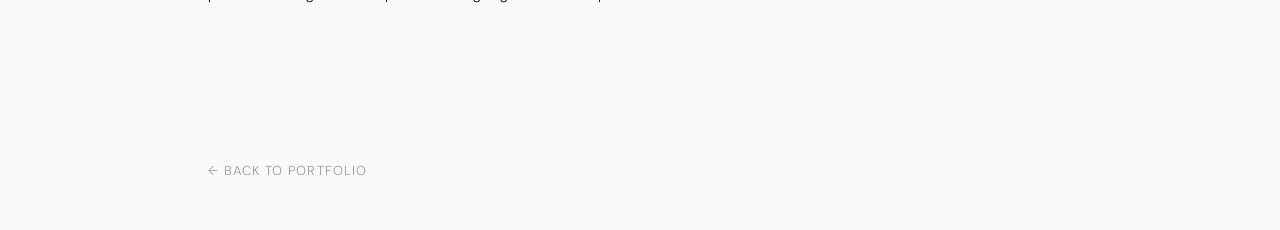
<file: projects/glo-ogilvy.html>
<!DOCTYPE html>
<html lang="en">
<head>
  <meta charset="UTF-8">
  <meta name="viewport" content="width=device-width, initial-scale=1.0">
  <title>glo — British American Tobacco | Amon T</title>
  <meta name="description" content="From banners to product launches — earning scope through craft at Geometry Ogilvy Japan. Product page, platform redesign, and launch experience for glo.">
  <link href="https://fonts.googleapis.com/css2?family=Playfair+Display:ital,wght@0,400;1,400&family=DM+Sans:wght@300;400;500&display=swap" rel="stylesheet">
  <link rel="stylesheet" href="../css/style.css">
</head>
<body>
<a href="#main" class="skip-link">Skip to content</a>

<header class="site-header">
  <div class="container container--wide">
    <div class="site-header__logo"><a href="../index.html"><img src="../img/logo-amonrada.svg" alt="Amon T"></a></div>
    <nav class="site-header__nav" aria-label="Main navigation">
      <a href="../index.html#projects">Projects</a>
      <a href="../index.html#prologue">Prologue</a>
      <a href="../CV-AmonradaTardthong.pdf" download class="nav-pdf">PDF <svg width="14" height="14" viewBox="0 0 24 24" fill="none" stroke="currentColor" stroke-width="1.5"><path d="M21 15v4a2 2 0 0 1-2 2H5a2 2 0 0 1-2-2v-4"/><polyline points="7 10 12 15 17 10"/><line x1="12" y1="15" x2="12" y2="3"/></svg></a>
      <a href="#contact" class="nav-contact">Contact</a>
      <button class="theme-toggle" aria-label="Toggle light and dark mode" onclick="toggleTheme()">
        <svg class="theme-toggle__moon" viewBox="0 0 24 24"><path d="M21 12.79A9 9 0 1 1 11.21 3a7 7 0 0 0 9.79 9.79z"/></svg>
        <svg class="theme-toggle__sun" viewBox="0 0 24 24"><circle cx="12" cy="12" r="5"/><line x1="12" y1="1" x2="12" y2="3"/><line x1="12" y1="21" x2="12" y2="23"/><line x1="4.22" y1="4.22" x2="5.64" y2="5.64"/><line x1="18.36" y1="18.36" x2="19.78" y2="19.78"/><line x1="1" y1="12" x2="3" y2="12"/><line x1="21" y1="12" x2="23" y2="12"/><line x1="4.22" y1="19.78" x2="5.64" y2="18.36"/><line x1="18.36" y1="5.64" x2="19.78" y2="4.22"/></svg>
      </button>
    </nav>
  </div>
</header>
<main id="main">
  <section class="project-hero">
    <div class="container">
      <h1 class="project-hero__title">glo — British American Tobacco</h1>
      <p class="project-hero__subtitle">From Banners to Product Launches — Earning Scope Through Craft</p>
    </div>
  </section>

  <section>
    <div class="container">
      <dl class="project-meta">
        <div>
          <dt>Role</dt>
          <dd>Digital Designer → UX Designer</dd>
        </div>
        <div>
          <dt>Duration</dt>
          <dd>11 months (2018–2019)</dd>
        </div>
        <div>
          <dt>Company</dt>
          <dd>Geometry Ogilvy Japan</dd>
        </div>
        <div>
          <dt>Team</dt>
          <dd>2-person UX team</dd>
        </div>
        <div>
          <dt>Key clients</dt>
          <dd>glo, Lexus, KODE</dd>
        </div>
      </dl>
    </div>
  </section>

  <div class="container">
</div>

  <section class="content-section">
    <div class="container">
      <h2 class="content-section__label">The situation</h2>
      <div class="content-section__body">
        <p>I joined Geometry Ogilvy Japan as a digital designer. The job was production work — campaign banners, eDMs, LINE creatives, train station posters. My main clients were glo, British American Tobacco's heated tobacco brand, and KODE. At one point, I was making a PowerPoint for the CEO because a colleague was out.</p>
        <p>It was not a glamorous start.</p>
        <p>But the work was a training ground. Every banner, every poster taught me how to communicate within a brand system under tight constraints. And when the opportunity came, I was ready.</p>
      </div>
    </div>
  </section>

  <section class="content-section">
    <div class="container">
      <h2 class="content-section__label">The work</h2>
      <div class="content-section__body">
        <p>Midway through my contract, I moved from Digital Designer to UX Designer. The scope changed immediately.</p>

        <div class="content-split">
          <div class="content-split__media">
            <figure class="content-section__image">
              <img src="../img/main-glo-mini.webp" alt="glo Series 2 Mini product page design" loading="lazy">
            </figure>
          </div>
          <div class="content-split__text">
            <h3>glo Series 2 Mini — Product Page</h3>
            <p>When British American Tobacco launched the glo Series 2 Mini — a compact heated tobacco device — I was given full ownership of the product page on discoverglo.jp, a platform serving over 1.2 million monthly visitors.</p>
            <p>The existing product pages were walls of marketing banners. Big, loud, scattered across multiple pages. Users had to click through layers just to compare products. The design was built for the brand's voice, not for the user's understanding.</p>
            <p>I took a different approach. Everything on one page. Clean white background. Product specs visible and comparable at a glance. The device photography given room to breathe. Clarity over volume. Users could understand the product without being screamed at.</p>
            <p>The client's response was immediate: give them the whole landing page.</p>
          </div>
        </div>
      </div>
    </div>
  </section>

  <div class="container">
</div>

  <section class="content-section">
    <div class="container">
      <div class="content-section__body">
        <h3>discoverglo.jp — Full Landing Page Redesign</h3>
        <p>With the UX Director, I redesigned the main discoverglo.jp experience. The work centered on three principles:</p>
        <figure class="project-figure">
          <img src="../img/main-glo-flow.webp" alt="discoverglo.jp landing page redesign flow" loading="lazy">
        </figure>
        <p><strong>Simplify.</strong> The previous site had cluttered navigation and buried content behind banners. I restructured the information architecture — simplified navigation, introduced card-based layouts for campaigns and news, and made the content hierarchy serve the user's journey rather than the marketing calendar.</p>
        <figure class="project-figure">
          <img src="../img/main-glo-screen.webp" alt="glo design system and screen designs" loading="lazy">
        </figure>
        <p><strong>Re-categorize.</strong> Products, campaigns, rewards, news, store locations — all reorganized with consistent interaction patterns so users could build familiarity as they moved through the site.</p>
        <figure class="project-figure">
          <img src="../img/main-glo-top.webp" alt="discoverglo.jp redesigned landing page top" loading="lazy">
        </figure>
        <p><strong>Prioritize.</strong> The rewards page was redesigned to show all available rewards (not just redeemable ones), motivating users to earn more points. Current point balance was surfaced directly on the page instead of being hidden in the profile.</p>
        <figure class="project-figure">
          <img src="../img/main-glo-reward.webp" alt="discoverglo.jp rewards page redesign" loading="lazy">
        </figure>
        <p>The store page was split into two clear views: "about" (introducing the lounge experience) and "search" (finding locations by service type).</p>
        <figure class="project-figure">
          <img src="../img/main-glo-store.webp" alt="discoverglo.jp store page redesign" loading="lazy">
        </figure>
        <p>I designed every component, icon, and visual guideline — building a design system that gave the brand consistency it didn't have before.</p>
        <figure class="project-figure">
          <img src="../img/main-glo-handoff.webp" alt="glo design handoff documentation" loading="lazy">
        </figure>

        <h3>glo Series 2 Mini — Launch Experience</h3>
        <p>This was the project that expanded my role beyond screens. Working with the UX Director and the events team, I designed the end-to-end launch experience for the glo Series 2 Mini:</p>
        <p><strong>Online:</strong> Campaign landing page, event registration flow, and pre-event communications.</p>
        <p><strong>Offline:</strong> The pop-up event itself — not just a product demo, but an experience. Attendees could discover their ideal tobacco flavor through a guided tasting journey, explore the glo lounge concept, and engage with the brand beyond the device. I designed the event concept, the experience flow, and all touchpoint materials.</p>
        <p>The event was designed to do what the product page did at a different scale: replace marketing noise with memorable experience.</p>

        <h3>Lexus — Landing Page Redesign</h3>
        <p>I also designed a new landing page for Lexus, focused on their editorial content — articles and events, not vehicle models. I presented the work directly to Lexus leadership alongside my UX Director. A brief but sharp project that demonstrated range beyond the tobacco vertical.</p>

        <h3>British American Tobacco — Marketing Portal</h3>
        <p>A separate engagement: redesigning the internal marketing portal for BAT at their offices. Not user-facing, but another signal of the trust the agency placed in me for client-critical work.</p>
      </div>
    </div>
  </section>

  <div class="container">
</div>

  <section class="content-section">
    <div class="container">
      <h2 class="content-section__label">The impact</h2>
      <div class="content-section__body">
        <h3>Scope earned</h3>
        <p>In 11 months, I went from making campaign banners to designing a full product launch experience — from digital production to UX strategy. Not through a title change, but through the quality of each deliverable earning the next opportunity.</p>

        <h3>Relationships built</h3>
        <p>The UX Director became a close collaborator and friend. The PMs, the colleagues — we're still in touch today. In agency life, where people cycle through quickly, lasting relationships are a signal of how you worked, not just what you shipped.</p>

        <h3>Range demonstrated</h3>
        <p>Across one contract: product pages, full site redesigns, launch event experiences, editorial landing pages, and marketing portals. Campaign-level craft. Product-level thinking. Brand-level consistency.</p>
      </div>
    </div>
  </section>

  <div class="container">
</div>

  <section class="content-section">
    <div class="container">
      <h2 class="content-section__label">The lesson</h2>
      <div class="content-section__body">
        <p>Agency work teaches you to be fast, precise, and versatile. But the real lesson of Ogilvy was about earning scope. Every well-executed banner was a step toward owning a product page. Every clean product page was a step toward redesigning the platform. Every platform redesign was a step toward designing the launch experience.</p>
      </div>
    </div>
  </section>

    <section class="content-section"><div class="container"><a href="../index.html" class="back-link">&#8592; Back to Portfolio</a></div></section>
</main>
<script>
function toggleTheme() {
  var root = document.documentElement;
  var current = root.getAttribute("data-theme");
  var isDark = current === "dark" || (!current && window.matchMedia("(prefers-color-scheme: dark)").matches);
  var next = isDark ? "light" : "dark";
  root.setAttribute("data-theme", next);
  localStorage.setItem("theme", next);
}
(function() {
  var saved = localStorage.getItem("theme");
  if (saved) document.documentElement.setAttribute("data-theme", saved);
})();

// Show/hide header on scroll
(function() {
  var header = document.querySelector('.site-header');
  if (!header) return;
  var lastY = 0;
  window.addEventListener('scroll', function() {
    var y = window.scrollY;
    if (y < 64) {
      header.classList.remove('site-header--hidden');
    } else if (y > lastY) {
      header.classList.add('site-header--hidden');
    } else {
      header.classList.remove('site-header--hidden');
    }
    lastY = y;
  }, { passive: true });
})();

// Page transition for back link
(function() {
  document.querySelectorAll('a.back-link, a[href^="../index.html"]').forEach(function(link) {
    link.addEventListener('click', function(e) {
      e.preventDefault();
      var url = link.getAttribute('href');
      document.body.classList.add('page-exit');
      setTimeout(function() { window.location.href = url; }, 400);
    });
  });
})();
</script>
</body>
</html>
</file>
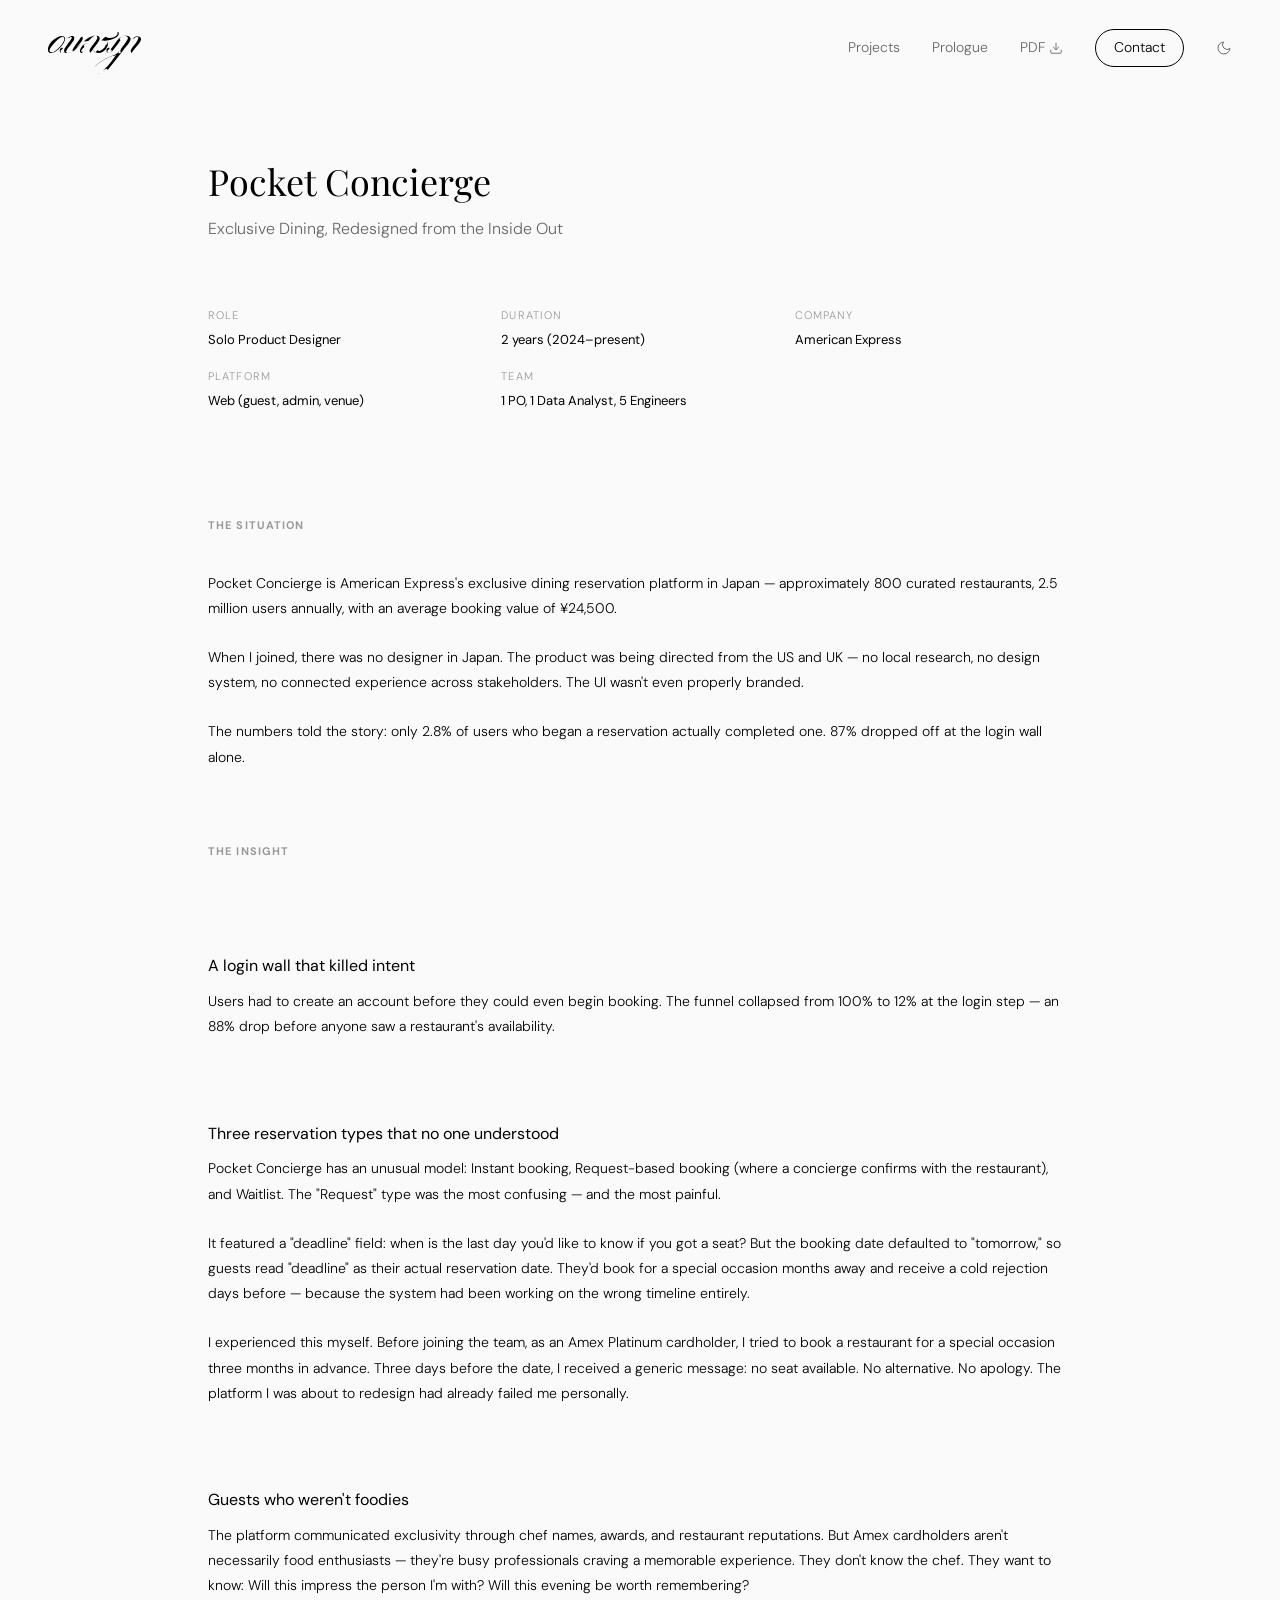
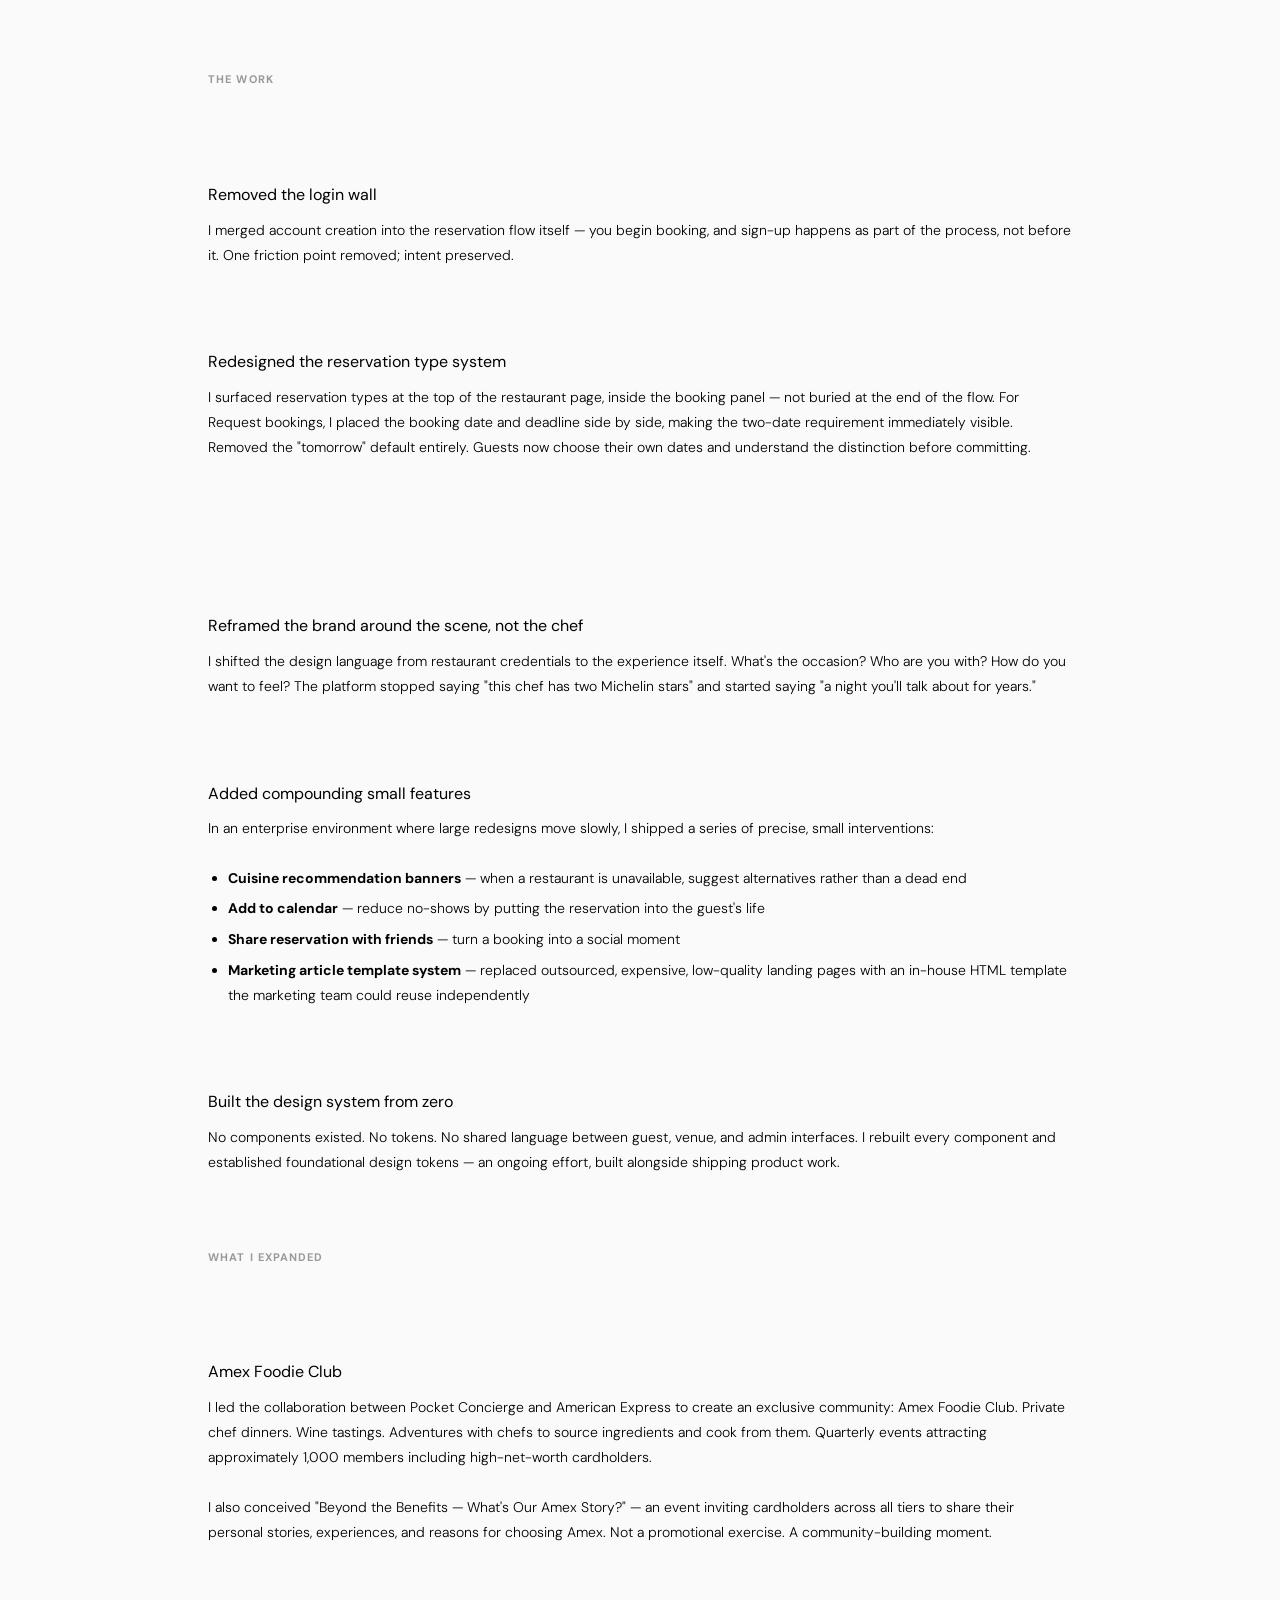
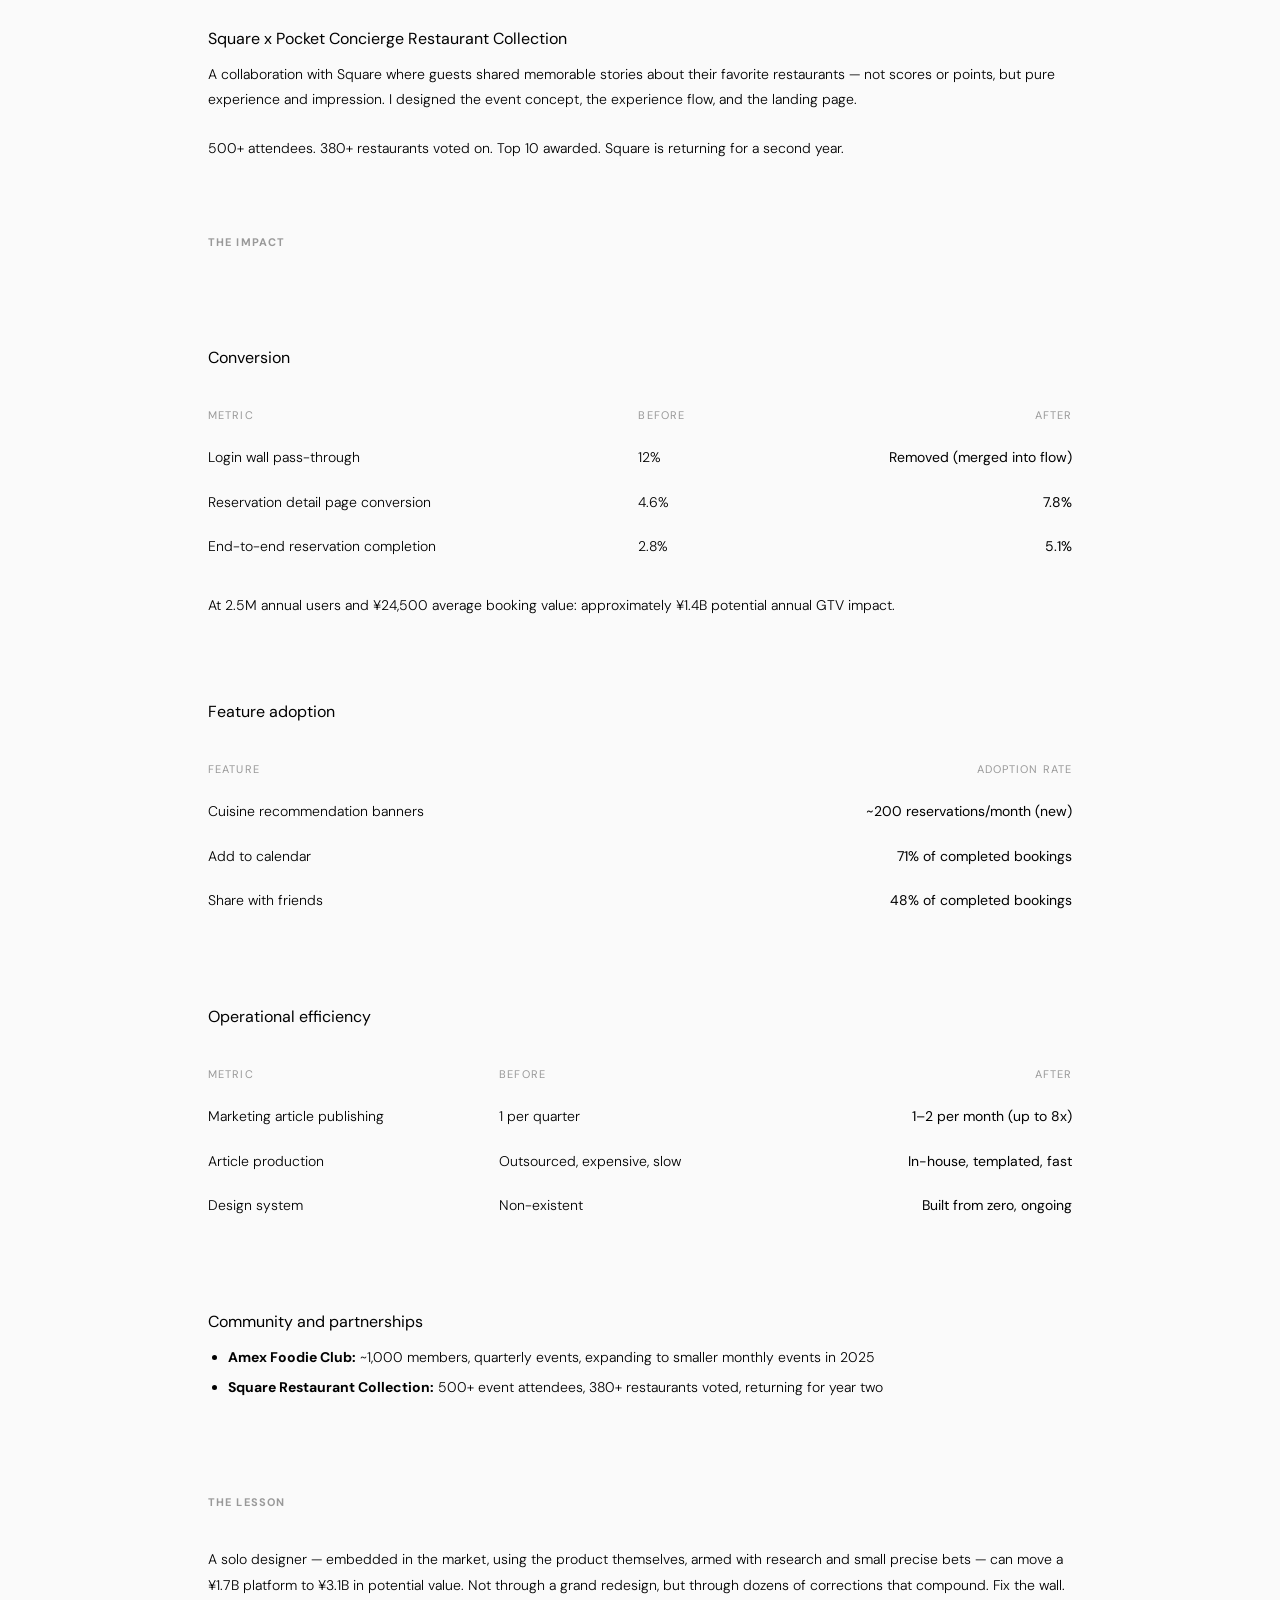
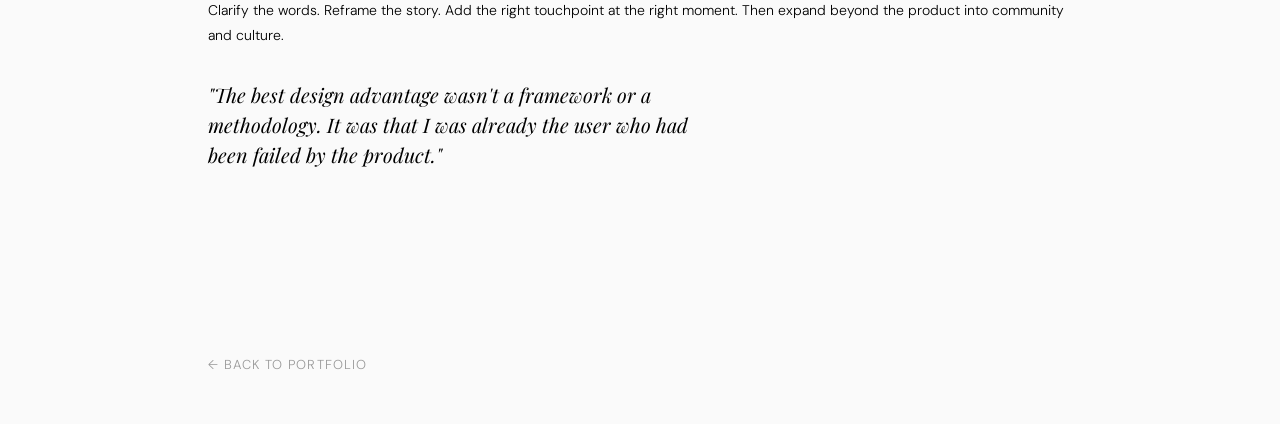
<file: projects/pocket-concierge.html>
<!DOCTYPE html>
<html lang="en">
<head>
  <meta charset="UTF-8">
  <meta name="viewport" content="width=device-width, initial-scale=1.0">
  <title>Pocket Concierge — Amon T</title>
  <link href="https://fonts.googleapis.com/css2?family=Playfair+Display:ital,wght@0,400;1,400&family=DM+Sans:wght@300;400;500&display=swap" rel="stylesheet">
  <link rel="stylesheet" href="../css/style.css">
</head>
<body>
<a href="#main" class="skip-link">Skip to content</a>

<header class="site-header">
  <div class="container container--wide">
    <div class="site-header__logo"><a href="../index.html"><img src="../img/logo-amonrada.svg" alt="Amon T"></a></div>
    <nav class="site-header__nav" aria-label="Main navigation">
      <a href="../index.html#projects">Projects</a>
      <a href="../index.html#prologue">Prologue</a>
      <a href="../CV-AmonradaTardthong.pdf" download class="nav-pdf">PDF <svg width="14" height="14" viewBox="0 0 24 24" fill="none" stroke="currentColor" stroke-width="1.5"><path d="M21 15v4a2 2 0 0 1-2 2H5a2 2 0 0 1-2-2v-4"/><polyline points="7 10 12 15 17 10"/><line x1="12" y1="15" x2="12" y2="3"/></svg></a>
      <a href="#contact" class="nav-contact">Contact</a>
      <button class="theme-toggle" aria-label="Toggle light and dark mode" onclick="toggleTheme()">
        <svg class="theme-toggle__moon" viewBox="0 0 24 24"><path d="M21 12.79A9 9 0 1 1 11.21 3a7 7 0 0 0 9.79 9.79z"/></svg>
        <svg class="theme-toggle__sun" viewBox="0 0 24 24"><circle cx="12" cy="12" r="5"/><line x1="12" y1="1" x2="12" y2="3"/><line x1="12" y1="21" x2="12" y2="23"/><line x1="4.22" y1="4.22" x2="5.64" y2="5.64"/><line x1="18.36" y1="18.36" x2="19.78" y2="19.78"/><line x1="1" y1="12" x2="3" y2="12"/><line x1="21" y1="12" x2="23" y2="12"/><line x1="4.22" y1="19.78" x2="5.64" y2="18.36"/><line x1="18.36" y1="5.64" x2="19.78" y2="4.22"/></svg>
      </button>
    </nav>
  </div>
</header>
<main id="main">
  <article>
    <section class="project-hero">
      <div class="container">
        <h1 class="project-hero__title">Pocket Concierge</h1>
        <p class="project-hero__subtitle">Exclusive Dining, Redesigned from the Inside Out</p>
      </div>
    </section>

    <section class="container">
      <dl class="project-meta">
        <div><dt>Role</dt><dd>Solo Product Designer</dd></div>
        <div><dt>Duration</dt><dd>2 years (2024–present)</dd></div>
        <div><dt>Company</dt><dd>American Express</dd></div>
        <div><dt>Platform</dt><dd>Web (guest, admin, venue)</dd></div>
        <div><dt>Team</dt><dd>1 PO, 1 Data Analyst, 5 Engineers</dd></div>
      </dl>
    </section>

    <!-- Hero image -->
    <div class="container">
</div>

    <!-- The situation -->
    <section class="content-section container">
      <h2 class="content-section__label">The situation</h2>
      <div class="content-section__body">
        <p>Pocket Concierge is American Express's exclusive dining reservation platform in Japan — approximately 800 curated restaurants, 2.5 million users annually, with an average booking value of ¥24,500.</p>
        <p>When I joined, there was no designer in Japan. The product was being directed from the US and UK — no local research, no design system, no connected experience across stakeholders. The UI wasn't even properly branded.</p>
        <p>The numbers told the story: only 2.8% of users who began a reservation actually completed one. 87% dropped off at the login wall alone.</p>
      </div>
    </section>

    <!-- The insight -->
    <section class="content-section container">
      <h2 class="content-section__label">The insight</h2>
      <div class="content-section__body">
        <h3>A login wall that killed intent</h3>
        <p>Users had to create an account before they could even begin booking. The funnel collapsed from 100% to 12% at the login step — an 88% drop before anyone saw a restaurant's availability.</p>

        <h3>Three reservation types that no one understood</h3>
        <p>Pocket Concierge has an unusual model: Instant booking, Request-based booking (where a concierge confirms with the restaurant), and Waitlist. The "Request" type was the most confusing — and the most painful.</p>
        <p>It featured a "deadline" field: when is the last day you'd like to know if you got a seat? But the booking date defaulted to "tomorrow," so guests read "deadline" as their actual reservation date. They'd book for a special occasion months away and receive a cold rejection days before — because the system had been working on the wrong timeline entirely.</p>
        <p>I experienced this myself. Before joining the team, as an Amex Platinum cardholder, I tried to book a restaurant for a special occasion three months in advance. Three days before the date, I received a generic message: no seat available. No alternative. No apology. The platform I was about to redesign had already failed me personally.</p>

        <h3>Guests who weren't foodies</h3>
        <p>The platform communicated exclusivity through chef names, awards, and restaurant reputations. But Amex cardholders aren't necessarily food enthusiasts — they're busy professionals craving a memorable experience. They don't know the chef. They want to know: Will this impress the person I'm with? Will this evening be worth remembering?</p>
      </div>
    </section>

    <!-- The work -->
    <section class="content-section container">
      <h2 class="content-section__label">The work</h2>
      <div class="content-section__body">
        <h3>Removed the login wall</h3>
        <p>I merged account creation into the reservation flow itself — you begin booking, and sign-up happens as part of the process, not before it. One friction point removed; intent preserved.</p>

        <h3>Redesigned the reservation type system</h3>
        <p>I surfaced reservation types at the top of the restaurant page, inside the booking panel — not buried at the end of the flow. For Request bookings, I placed the booking date and deadline side by side, making the two-date requirement immediately visible. Removed the "tomorrow" default entirely. Guests now choose their own dates and understand the distinction before committing.</p>
      </div>
    </section>

    <!-- UI screenshot: reservation flow -->
    <div class="container">
</div>

    <section class="content-section container">
      <div class="content-section__body">
        <h3>Reframed the brand around the scene, not the chef</h3>
        <p>I shifted the design language from restaurant credentials to the experience itself. What's the occasion? Who are you with? How do you want to feel? The platform stopped saying "this chef has two Michelin stars" and started saying "a night you'll talk about for years."</p>

        <h3>Added compounding small features</h3>
        <p>In an enterprise environment where large redesigns move slowly, I shipped a series of precise, small interventions:</p>
        <ul>
          <li><strong>Cuisine recommendation banners</strong> — when a restaurant is unavailable, suggest alternatives rather than a dead end</li>
          <li><strong>Add to calendar</strong> — reduce no-shows by putting the reservation into the guest's life</li>
          <li><strong>Share reservation with friends</strong> — turn a booking into a social moment</li>
          <li><strong>Marketing article template system</strong> — replaced outsourced, expensive, low-quality landing pages with an in-house HTML template the marketing team could reuse independently</li>
        </ul>

        <h3>Built the design system from zero</h3>
        <p>No components existed. No tokens. No shared language between guest, venue, and admin interfaces. I rebuilt every component and established foundational design tokens — an ongoing effort, built alongside shipping product work.</p>
      </div>
    </section>

    <!-- UI screenshot: design system and features -->
    <div class="container">
</div>

    <!-- What I expanded -->
    <section class="content-section container">
      <h2 class="content-section__label">What I expanded</h2>
      <div class="content-section__body">
        <h3>Amex Foodie Club</h3>
        <p>I led the collaboration between Pocket Concierge and American Express to create an exclusive community: Amex Foodie Club. Private chef dinners. Wine tastings. Adventures with chefs to source ingredients and cook from them. Quarterly events attracting approximately 1,000 members including high-net-worth cardholders.</p>
        <p>I also conceived "Beyond the Benefits — What's Our Amex Story?" — an event inviting cardholders across all tiers to share their personal stories, experiences, and reasons for choosing Amex. Not a promotional exercise. A community-building moment.</p>

        <h3>Square x Pocket Concierge Restaurant Collection</h3>
        <p>A collaboration with Square where guests shared memorable stories about their favorite restaurants — not scores or points, but pure experience and impression. I designed the event concept, the experience flow, and the landing page.</p>
        <p>500+ attendees. 380+ restaurants voted on. Top 10 awarded. Square is returning for a second year.</p>
      </div>
    </section>

    <!-- The impact -->
    <section class="content-section container">
      <h2 class="content-section__label">The impact</h2>
      <div class="content-section__body">
        <h3>Conversion</h3>
        <table class="metrics-table">
          <thead>
            <tr><th>Metric</th><th>Before</th><th>After</th></tr>
          </thead>
          <tbody>
            <tr><td>Login wall pass-through</td><td>12%</td><td>Removed (merged into flow)</td></tr>
            <tr><td>Reservation detail page conversion</td><td>4.6%</td><td>7.8%</td></tr>
            <tr><td>End-to-end reservation completion</td><td>2.8%</td><td>5.1%</td></tr>
          </tbody>
        </table>
        <p>At 2.5M annual users and ¥24,500 average booking value: approximately ¥1.4B potential annual GTV impact.</p>

        <h3>Feature adoption</h3>
        <table class="metrics-table">
          <thead>
            <tr><th>Feature</th><th>Adoption rate</th></tr>
          </thead>
          <tbody>
            <tr><td>Cuisine recommendation banners</td><td>~200 reservations/month (new)</td></tr>
            <tr><td>Add to calendar</td><td>71% of completed bookings</td></tr>
            <tr><td>Share with friends</td><td>48% of completed bookings</td></tr>
          </tbody>
        </table>

        <h3>Operational efficiency</h3>
        <table class="metrics-table">
          <thead>
            <tr><th>Metric</th><th>Before</th><th>After</th></tr>
          </thead>
          <tbody>
            <tr><td>Marketing article publishing</td><td>1 per quarter</td><td>1–2 per month (up to 8x)</td></tr>
            <tr><td>Article production</td><td>Outsourced, expensive, slow</td><td>In-house, templated, fast</td></tr>
            <tr><td>Design system</td><td>Non-existent</td><td>Built from zero, ongoing</td></tr>
          </tbody>
        </table>

        <h3>Community and partnerships</h3>
        <ul>
          <li><strong>Amex Foodie Club:</strong> ~1,000 members, quarterly events, expanding to smaller monthly events in 2025</li>
          <li><strong>Square Restaurant Collection:</strong> 500+ event attendees, 380+ restaurants voted, returning for year two</li>
        </ul>
      </div>
    </section>

    <!-- The lesson -->
    <section class="content-section container">
      <h2 class="content-section__label">The lesson</h2>
      <div class="content-section__body">
        <p>A solo designer — embedded in the market, using the product themselves, armed with research and small precise bets — can move a ¥1.7B platform to ¥3.1B in potential value. Not through a grand redesign, but through dozens of corrections that compound. Fix the wall. Clarify the words. Reframe the story. Add the right touchpoint at the right moment. Then expand beyond the product into community and culture.</p>
      </div>
    </section>

    <!-- Pull quote -->
    <div class="container">
      <blockquote class="pull-quote">"The best design advantage wasn't a framework or a methodology. It was that I was already the user who had been failed by the product."</blockquote>
    </div>

    <!-- Project navigation -->
  
  </article>
    <section class="content-section"><div class="container"><a href="../index.html" class="back-link">&#8592; Back to Portfolio</a></div></section>
</main>
<script>
function toggleTheme() {
  var root = document.documentElement;
  var current = root.getAttribute("data-theme");
  var isDark = current === "dark" || (!current && window.matchMedia("(prefers-color-scheme: dark)").matches);
  var next = isDark ? "light" : "dark";
  root.setAttribute("data-theme", next);
  localStorage.setItem("theme", next);
}
(function() {
  var saved = localStorage.getItem("theme");
  if (saved) document.documentElement.setAttribute("data-theme", saved);
})();

// Show/hide header on scroll
(function() {
  var header = document.querySelector('.site-header');
  if (!header) return;
  var lastY = 0;
  window.addEventListener('scroll', function() {
    var y = window.scrollY;
    if (y < 64) {
      header.classList.remove('site-header--hidden');
    } else if (y > lastY) {
      header.classList.add('site-header--hidden');
    } else {
      header.classList.remove('site-header--hidden');
    }
    lastY = y;
  }, { passive: true });
})();

// Page transition for back link
(function() {
  document.querySelectorAll('a.back-link, a[href^="../index.html"]').forEach(function(link) {
    link.addEventListener('click', function(e) {
      e.preventDefault();
      var url = link.getAttribute('href');
      document.body.classList.add('page-exit');
      setTimeout(function() { window.location.href = url; }, 400);
    });
  });
})();
</script>
</body>
</html>
</file>
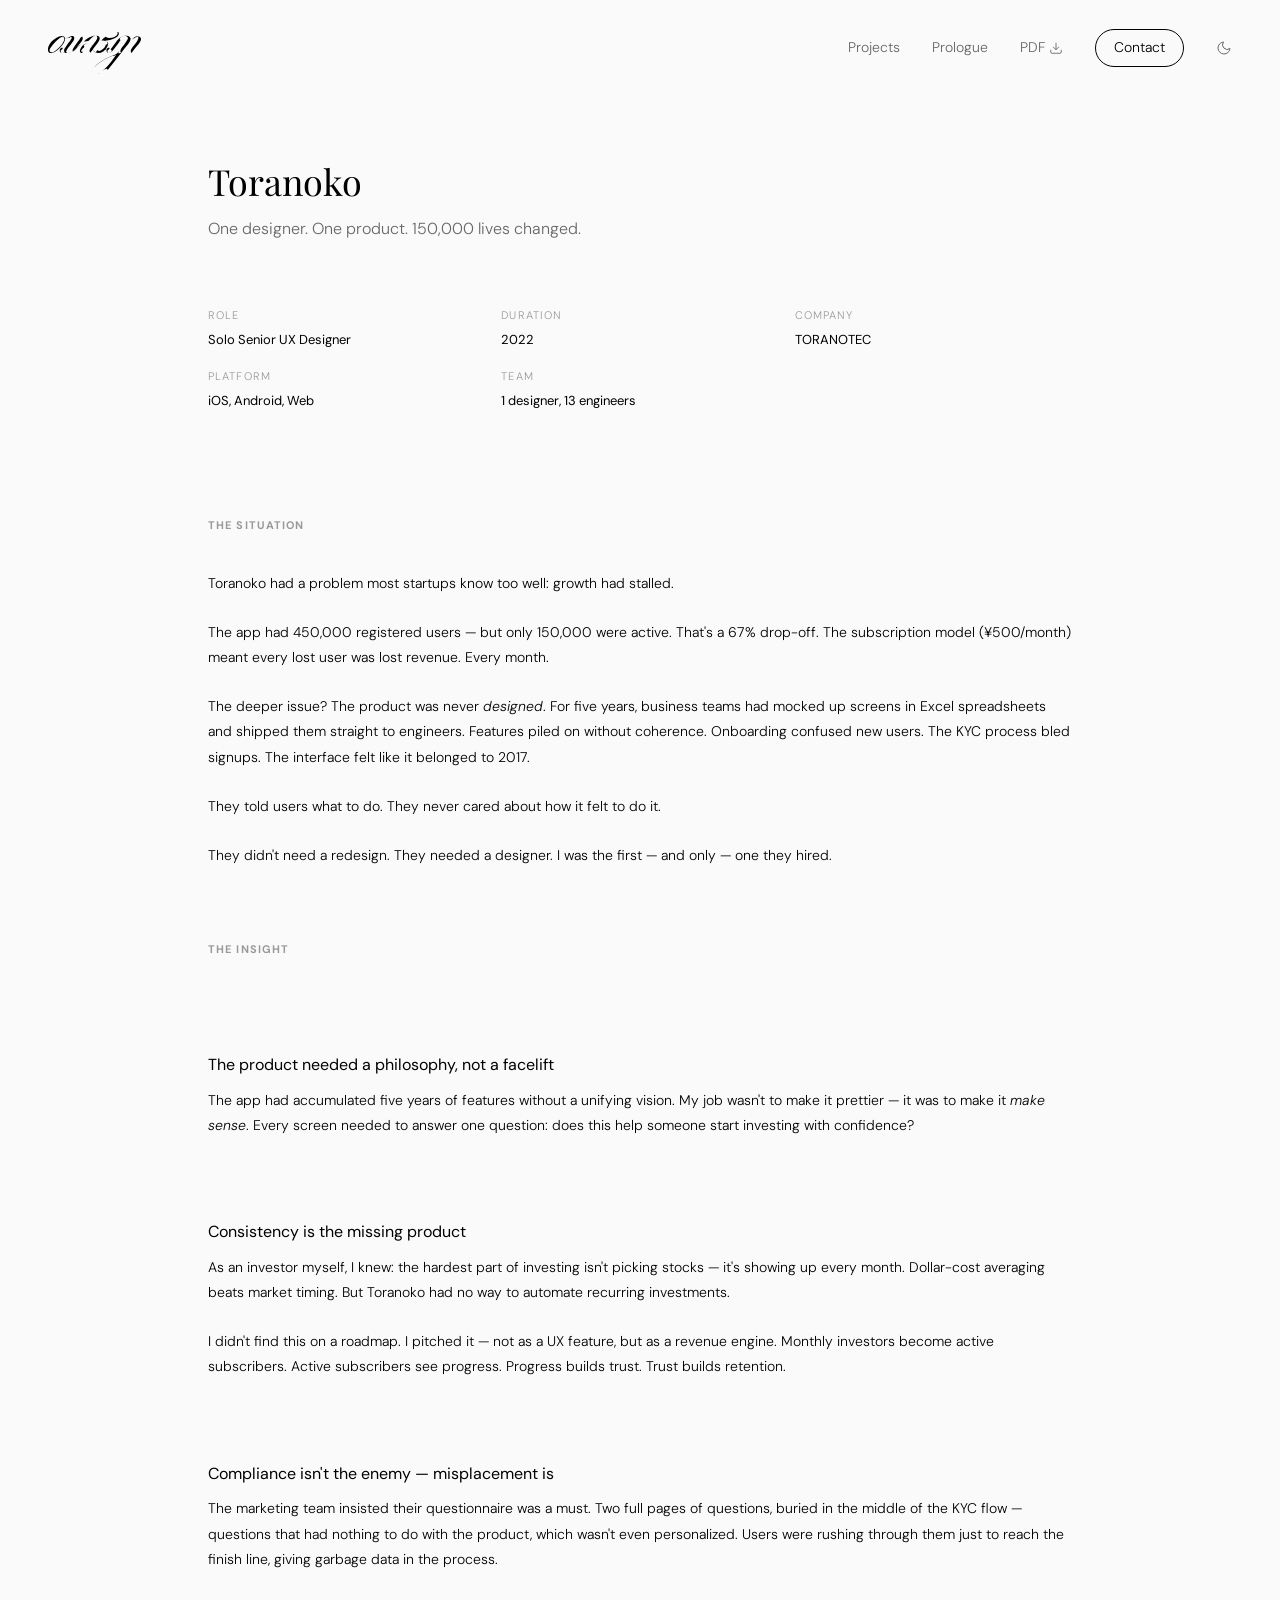
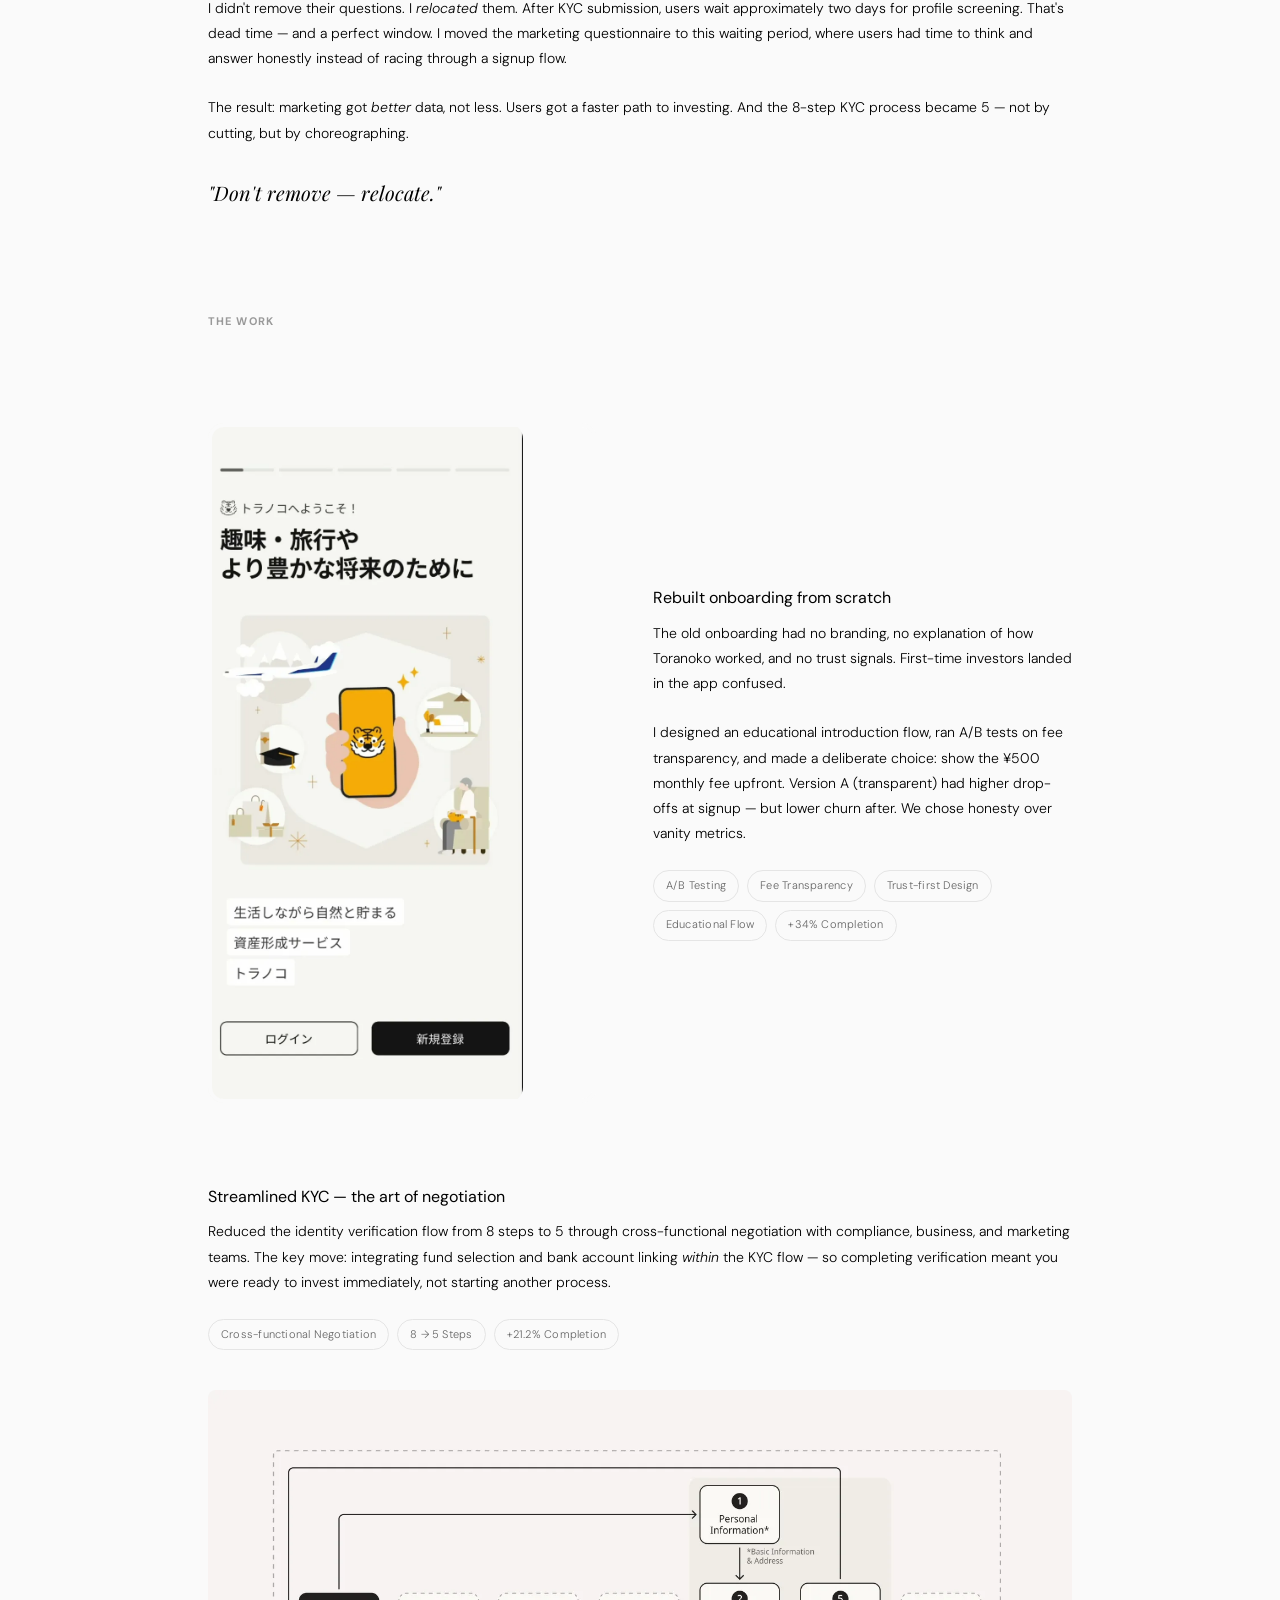
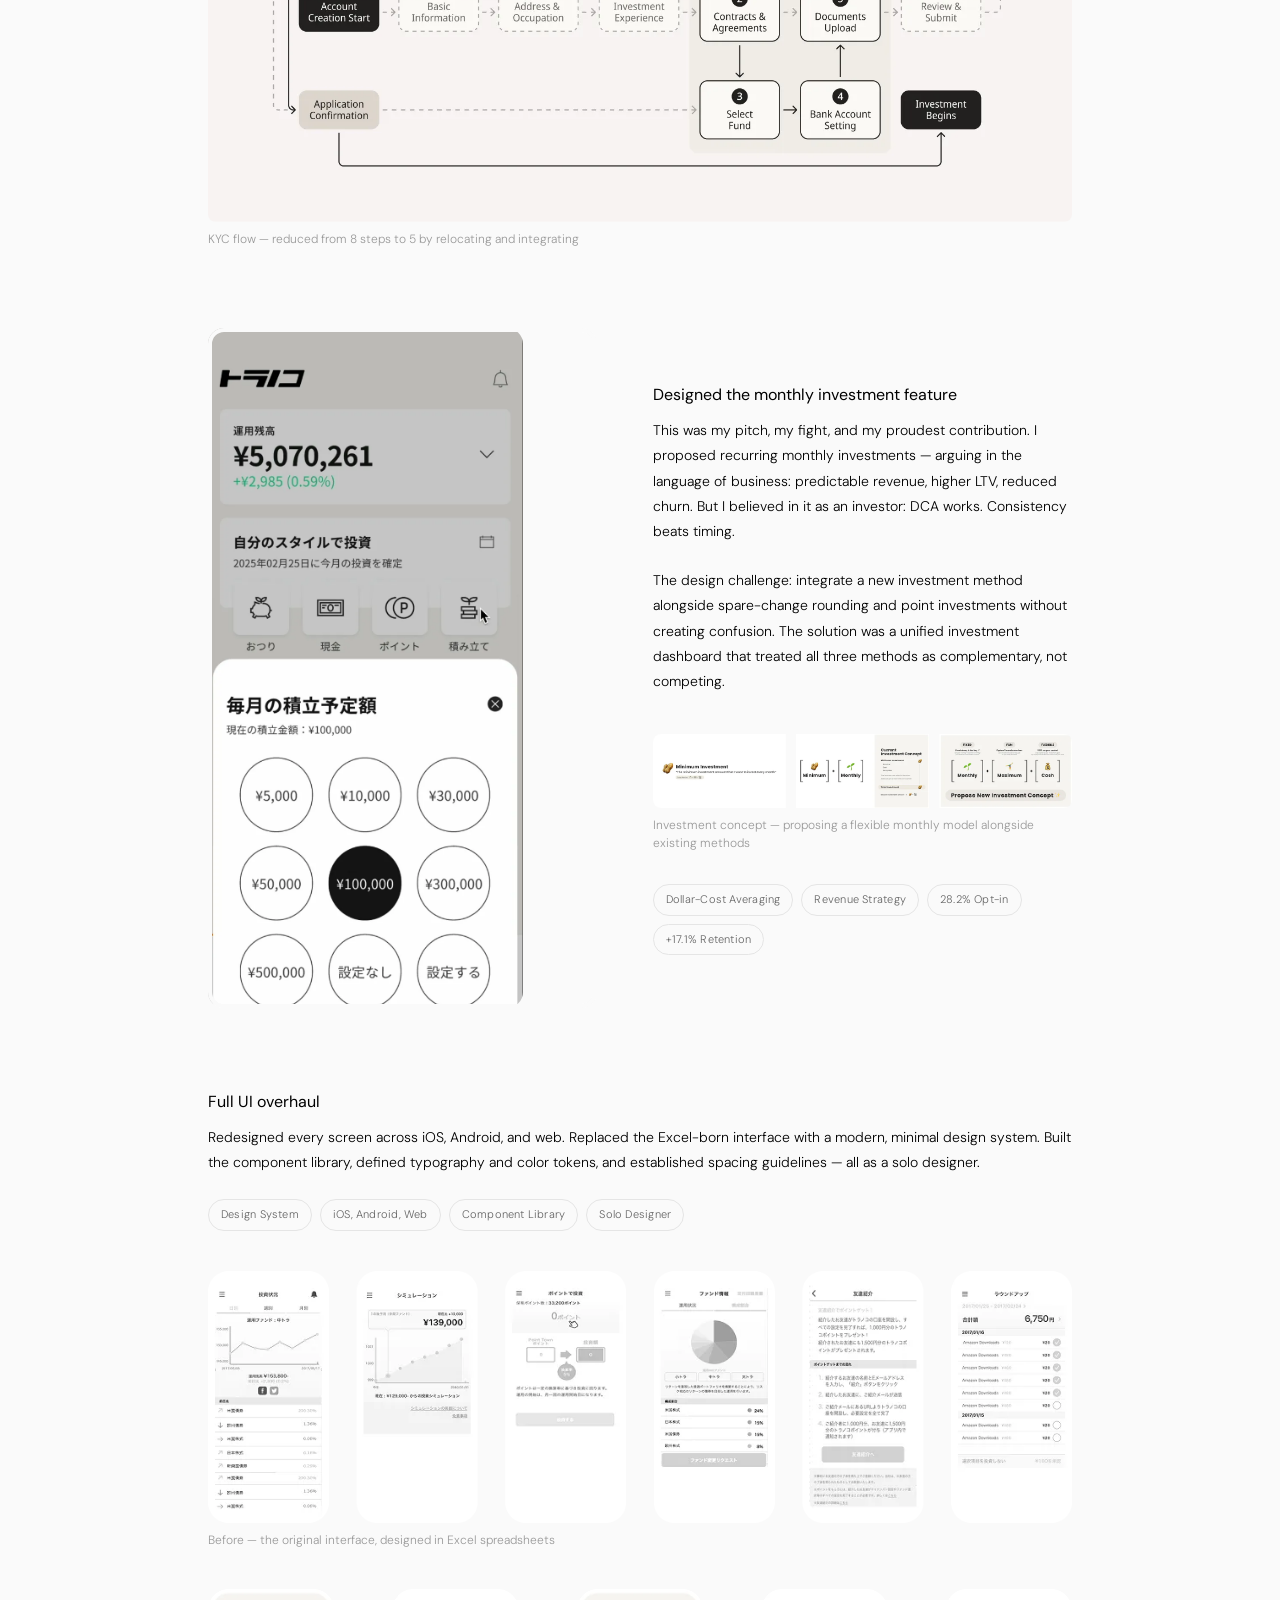
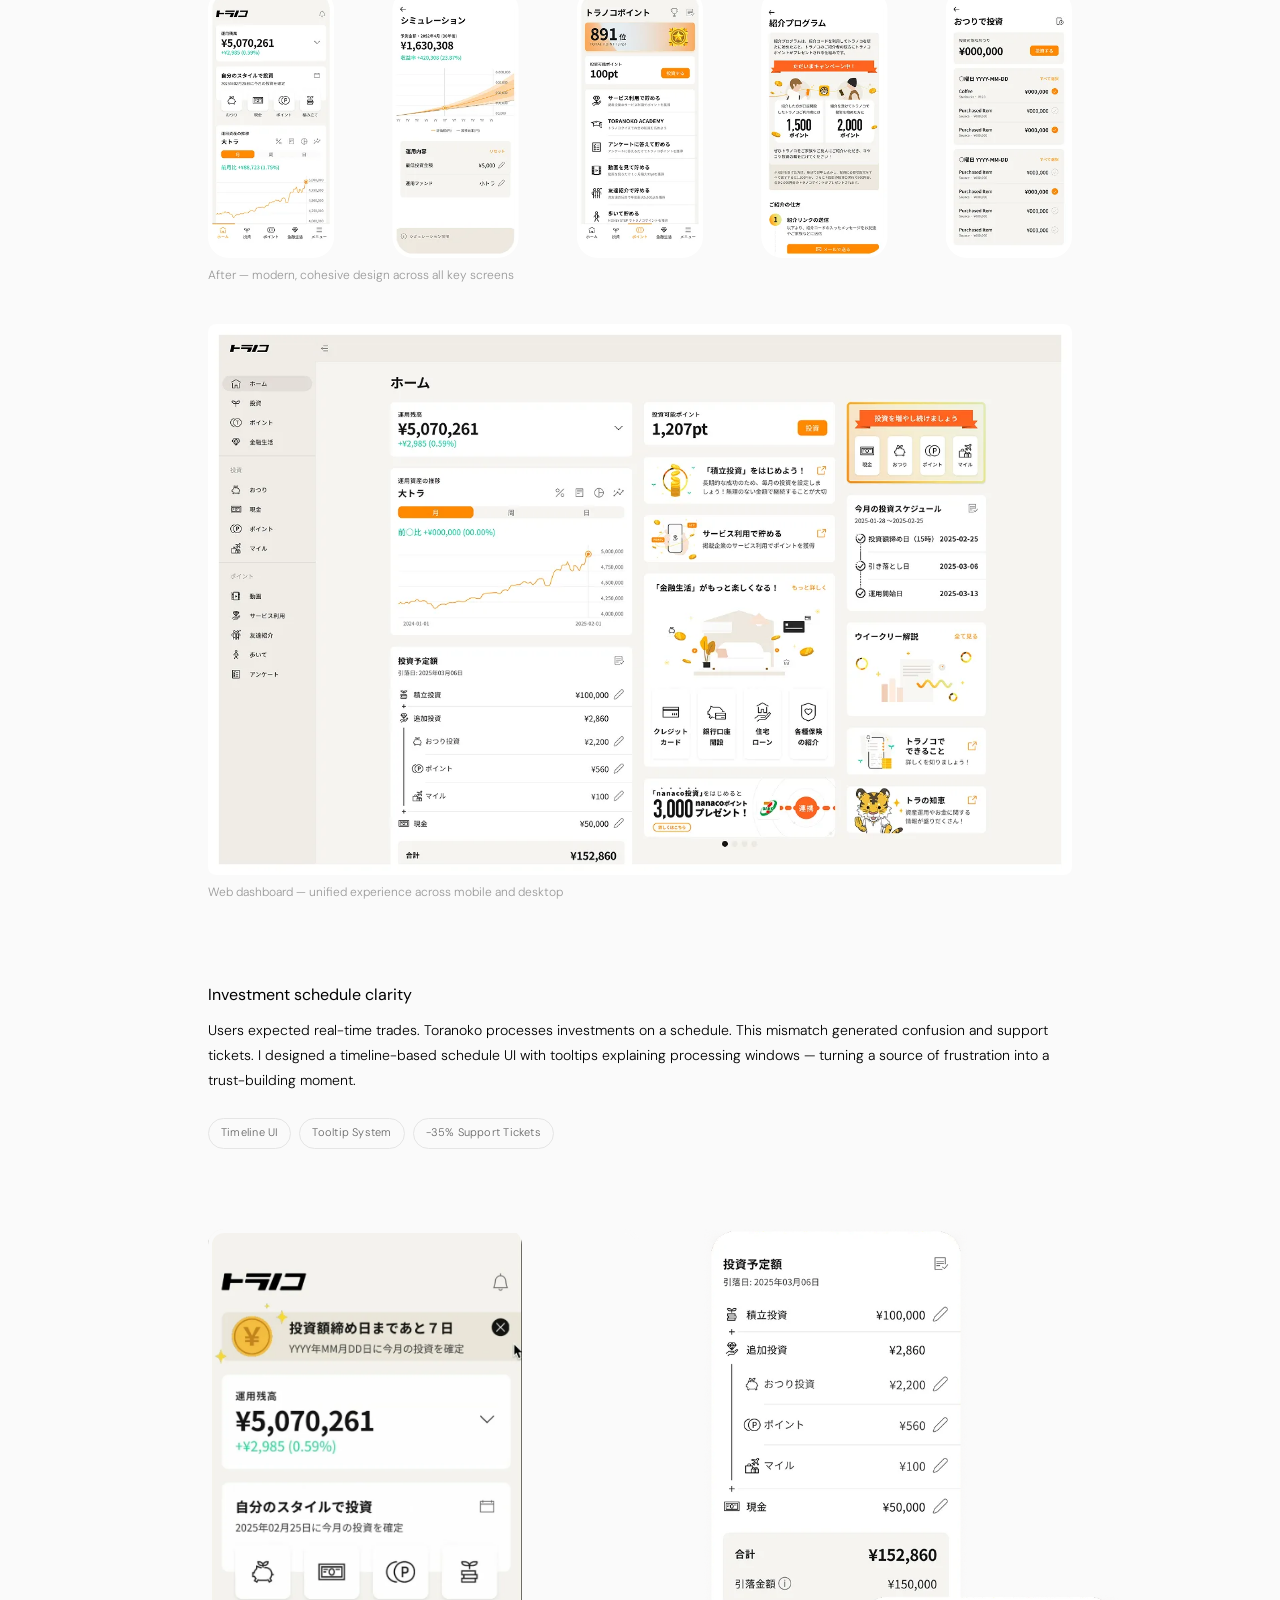
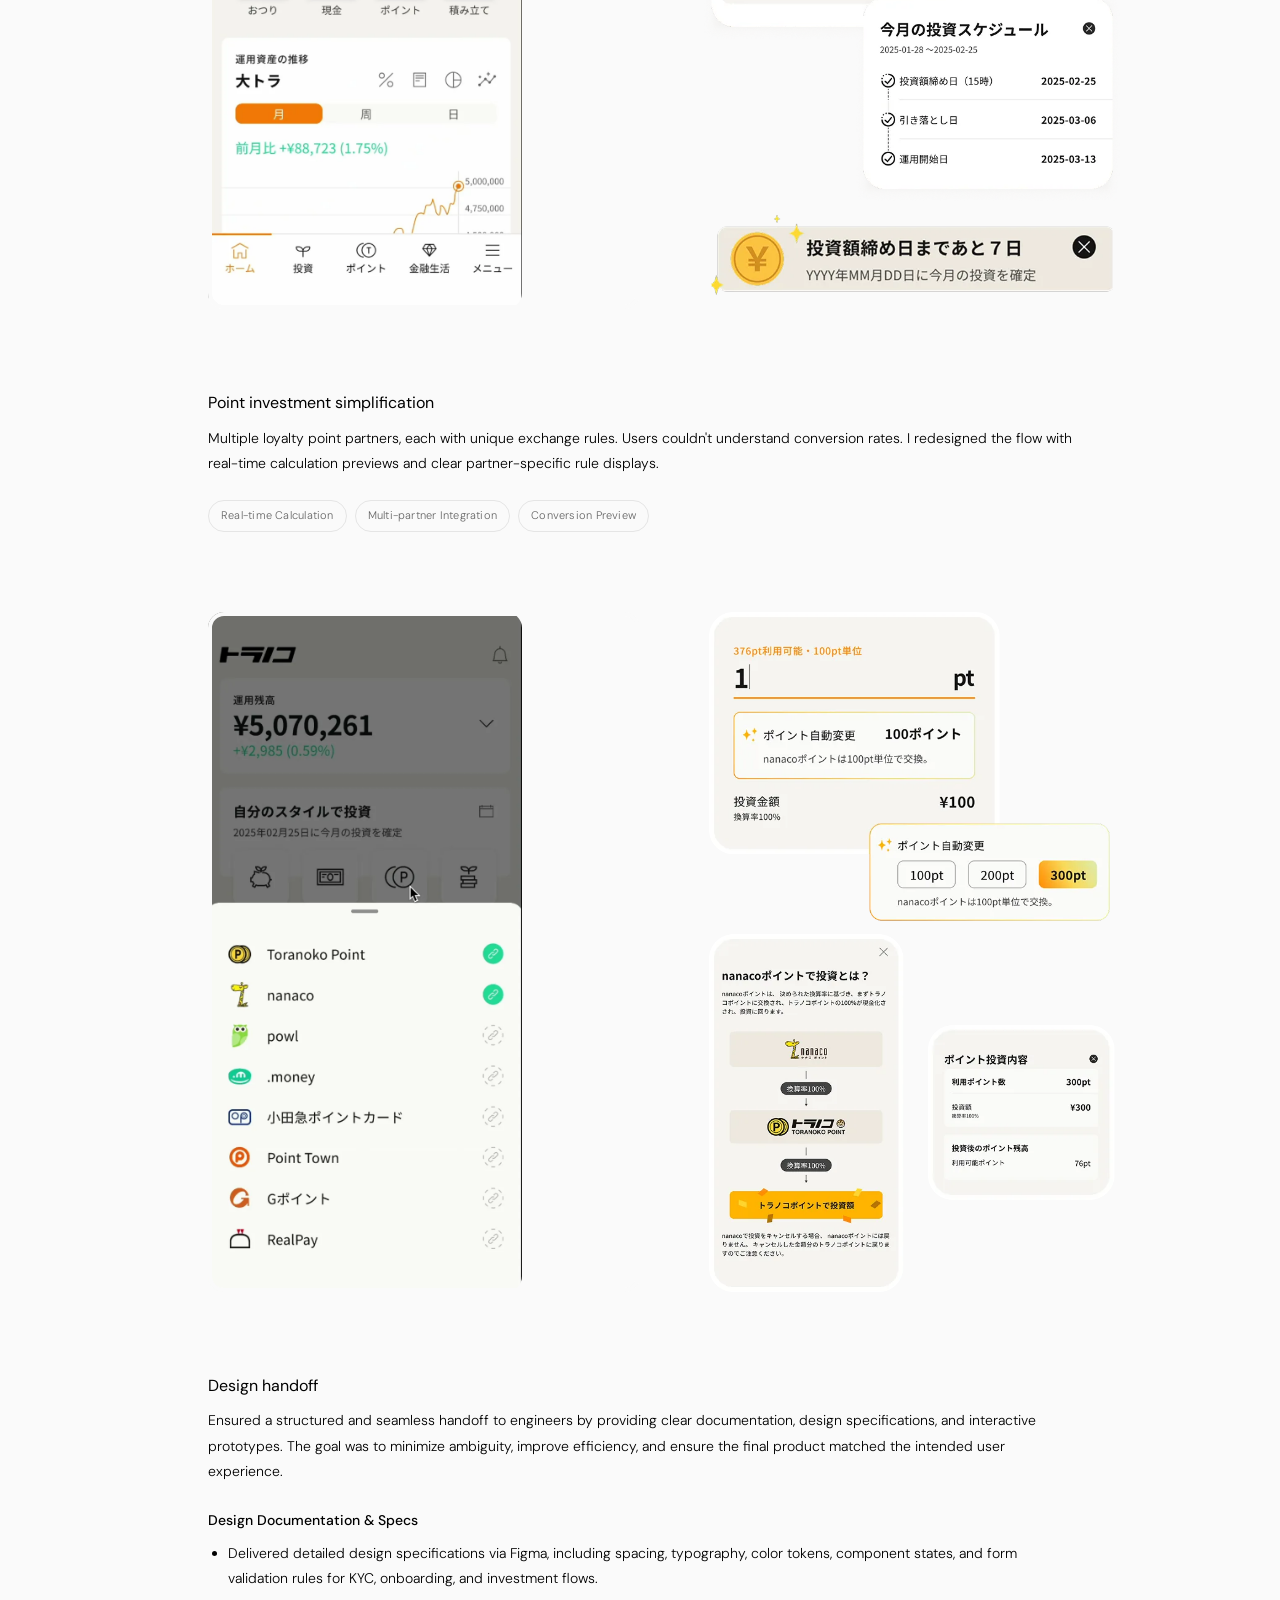
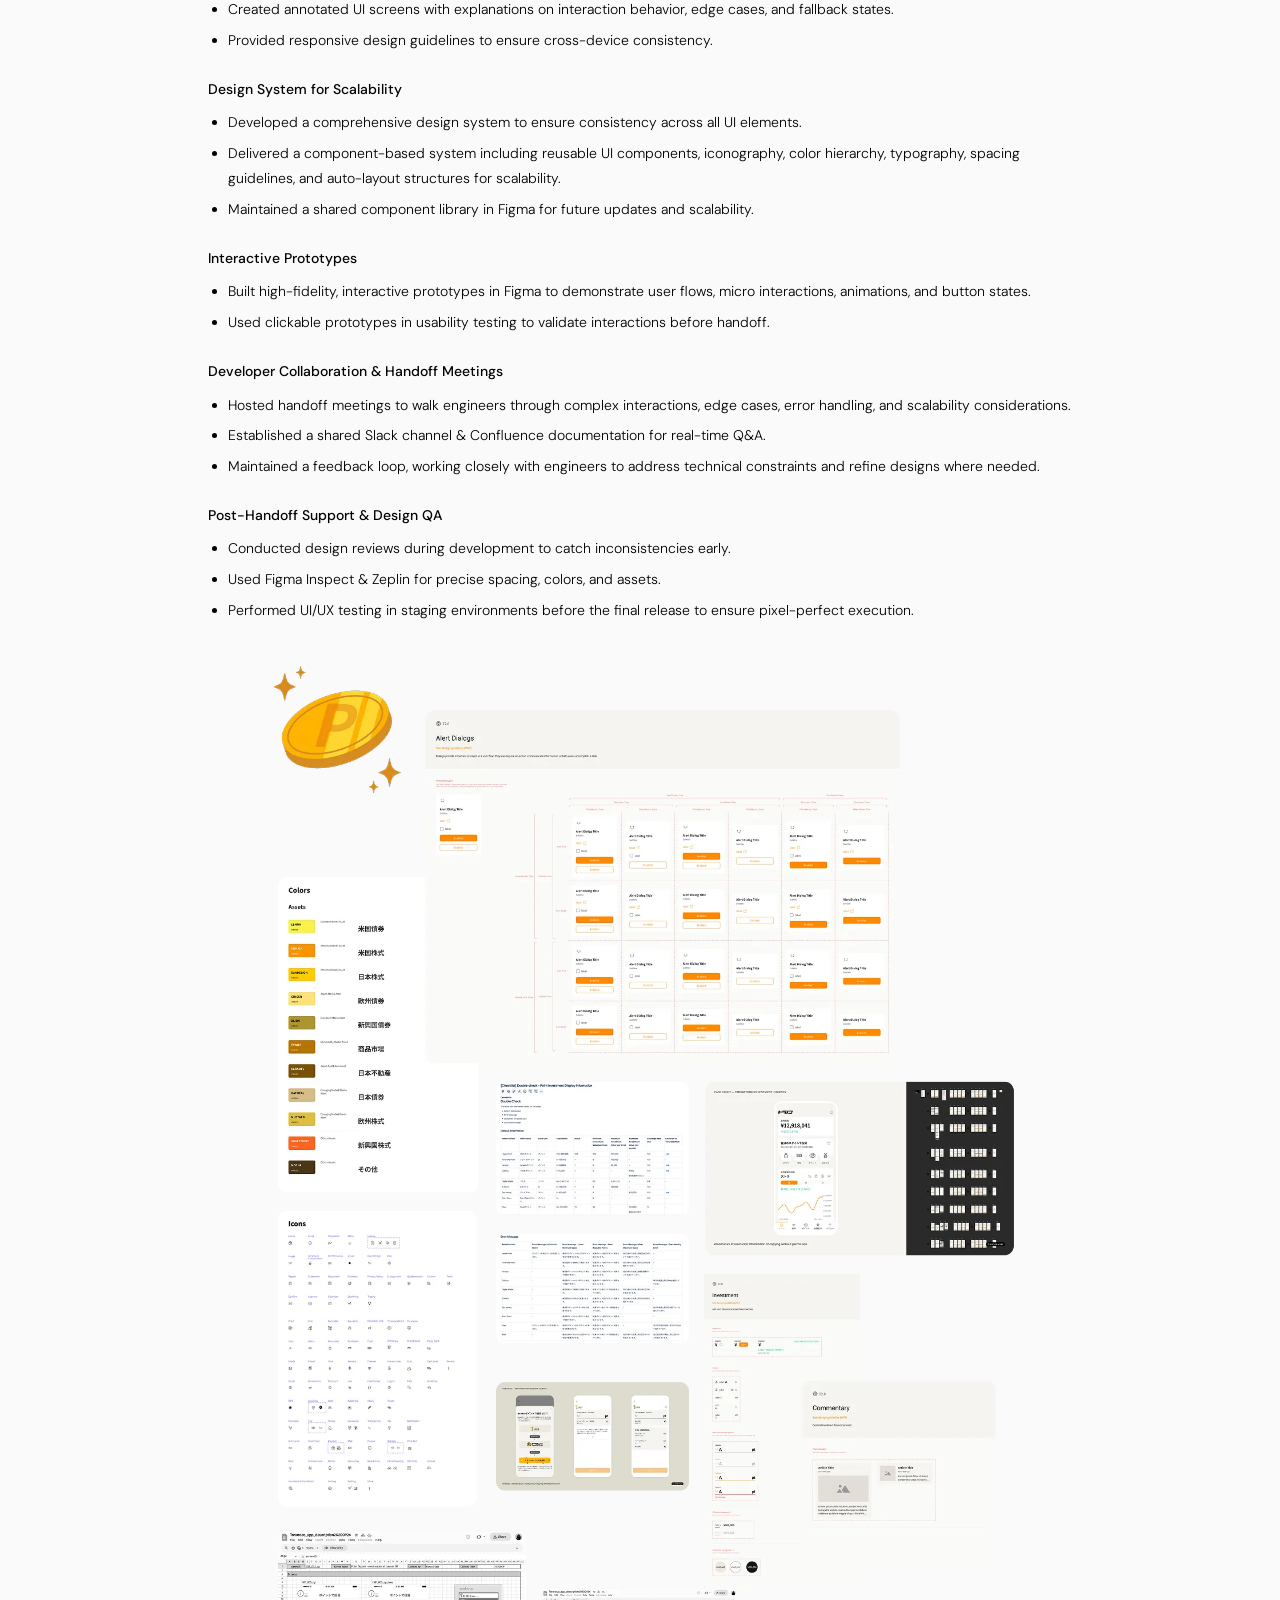
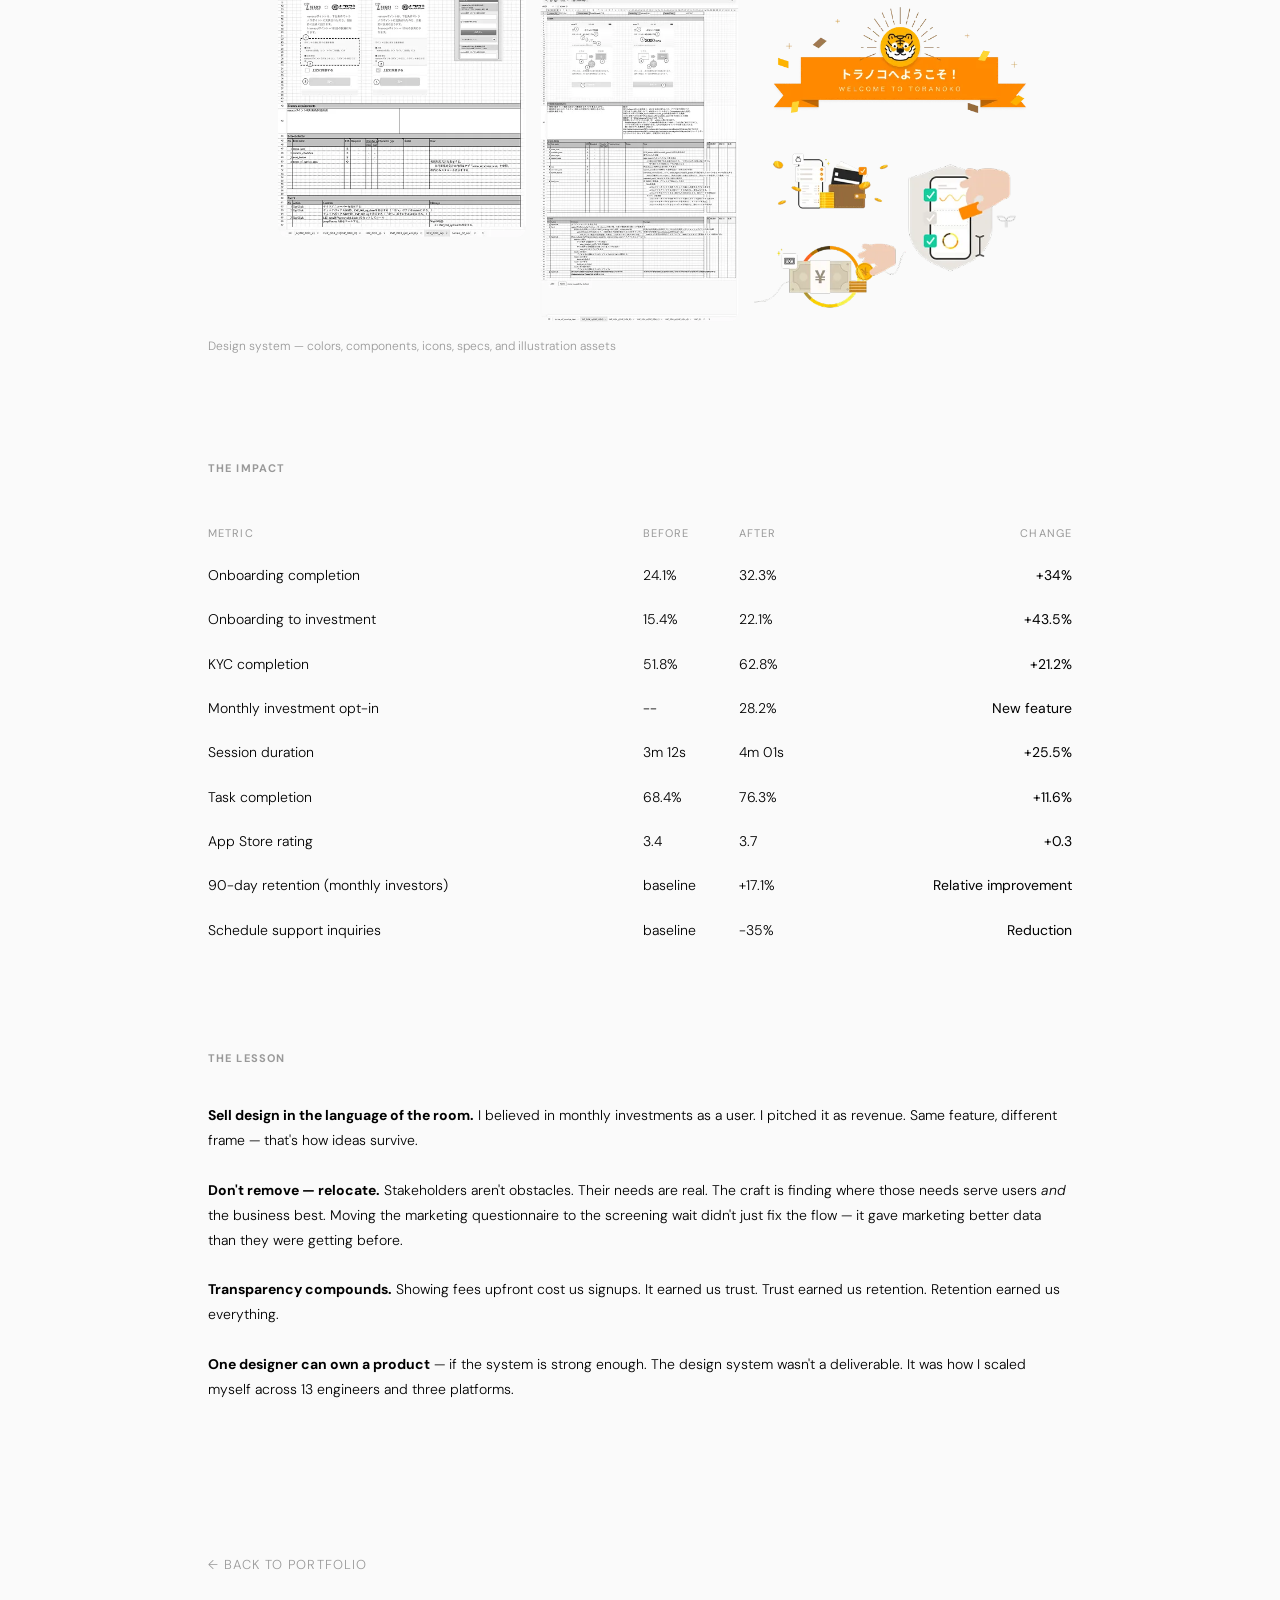
<file: projects/toranoko.html>
<!DOCTYPE html>
<html lang="en">
<head>
  <meta charset="UTF-8">
  <meta name="viewport" content="width=device-width, initial-scale=1.0">
  <title>Toranoko — Amon T</title>
  <meta name="description" content="One designer. One product. 150,000 lives changed. Rebuilt onboarding, streamlined KYC, and designed the monthly investment feature for Japan's micro-investing app.">
  <link href="https://fonts.googleapis.com/css2?family=Playfair+Display:ital,wght@0,400;1,400&family=DM+Sans:wght@300;400;500&display=swap" rel="stylesheet">
  <link rel="stylesheet" href="../css/style.css">
</head>
<body>
<a href="#main" class="skip-link">Skip to content</a>

<header class="site-header">
  <div class="container container--wide">
    <div class="site-header__logo"><a href="../index.html"><img src="../img/logo-amonrada.svg" alt="Amon T"></a></div>
    <nav class="site-header__nav" aria-label="Main navigation">
      <a href="../index.html#projects">Projects</a>
      <a href="../index.html#prologue">Prologue</a>
      <a href="../CV-AmonradaTardthong.pdf" download class="nav-pdf">PDF <svg width="14" height="14" viewBox="0 0 24 24" fill="none" stroke="currentColor" stroke-width="1.5"><path d="M21 15v4a2 2 0 0 1-2 2H5a2 2 0 0 1-2-2v-4"/><polyline points="7 10 12 15 17 10"/><line x1="12" y1="15" x2="12" y2="3"/></svg></a>
      <a href="#contact" class="nav-contact">Contact</a>
      <button class="theme-toggle" aria-label="Toggle light and dark mode" onclick="toggleTheme()">
        <svg class="theme-toggle__moon" viewBox="0 0 24 24"><path d="M21 12.79A9 9 0 1 1 11.21 3a7 7 0 0 0 9.79 9.79z"/></svg>
        <svg class="theme-toggle__sun" viewBox="0 0 24 24"><circle cx="12" cy="12" r="5"/><line x1="12" y1="1" x2="12" y2="3"/><line x1="12" y1="21" x2="12" y2="23"/><line x1="4.22" y1="4.22" x2="5.64" y2="5.64"/><line x1="18.36" y1="18.36" x2="19.78" y2="19.78"/><line x1="1" y1="12" x2="3" y2="12"/><line x1="21" y1="12" x2="23" y2="12"/><line x1="4.22" y1="19.78" x2="5.64" y2="18.36"/><line x1="18.36" y1="5.64" x2="19.78" y2="4.22"/></svg>
      </button>
    </nav>
  </div>
</header>
<main id="main">
  <section class="project-hero">
    <div class="container">
      <h1 class="project-hero__title">Toranoko</h1>
      <p class="project-hero__subtitle">One designer. One product. 150,000 lives changed.</p>
    </div>
  </section>

  <section>
    <div class="container">
      <dl class="project-meta">
        <div>
          <dt>Role</dt>
          <dd>Solo Senior UX Designer</dd>
        </div>
        <div>
          <dt>Duration</dt>
          <dd>2022</dd>
        </div>
        <div>
          <dt>Company</dt>
          <dd>TORANOTEC</dd>
        </div>
        <div>
          <dt>Platform</dt>
          <dd>iOS, Android, Web</dd>
        </div>
        <div>
          <dt>Team</dt>
          <dd>1 designer, 13 engineers</dd>
        </div>
      </dl>
    </div>
  </section>

  <!-- The situation -->
  <section class="content-section">
    <div class="container">
      <h2 class="content-section__label">The situation</h2>
      <div class="content-section__body">
        <p>Toranoko had a problem most startups know too well: growth had stalled.</p>
        <p>The app had 450,000 registered users — but only 150,000 were active. That's a 67% drop-off. The subscription model (&#165;500/month) meant every lost user was lost revenue. Every month.</p>
        <p>The deeper issue? The product was never <em>designed</em>. For five years, business teams had mocked up screens in Excel spreadsheets and shipped them straight to engineers. Features piled on without coherence. Onboarding confused new users. The KYC process bled signups. The interface felt like it belonged to 2017.</p>
        <p>They told users what to do. They never cared about how it felt to do it.</p>
        <p>They didn't need a redesign. They needed a designer. I was the first — and only — one they hired.</p>
      </div>
    </div>
  </section>

  <!-- The insight -->
  <section class="content-section">
    <div class="container">
      <h2 class="content-section__label">The insight</h2>
      <div class="content-section__body">
        <h3>The product needed a philosophy, not a facelift</h3>
        <p>The app had accumulated five years of features without a unifying vision. My job wasn't to make it prettier — it was to make it <em>make sense</em>. Every screen needed to answer one question: does this help someone start investing with confidence?</p>

        <h3>Consistency is the missing product</h3>
        <p>As an investor myself, I knew: the hardest part of investing isn't picking stocks — it's showing up every month. Dollar-cost averaging beats market timing. But Toranoko had no way to automate recurring investments.</p>
        <p>I didn't find this on a roadmap. I pitched it — not as a UX feature, but as a revenue engine. Monthly investors become active subscribers. Active subscribers see progress. Progress builds trust. Trust builds retention.</p>

        <h3>Compliance isn't the enemy — misplacement is</h3>
        <p>The marketing team insisted their questionnaire was a must. Two full pages of questions, buried in the middle of the KYC flow — questions that had nothing to do with the product, which wasn't even personalized. Users were rushing through them just to reach the finish line, giving garbage data in the process.</p>
        <p>I didn't remove their questions. I <em>relocated</em> them. After KYC submission, users wait approximately two days for profile screening. That's dead time — and a perfect window. I moved the marketing questionnaire to this waiting period, where users had time to think and answer honestly instead of racing through a signup flow.</p>
        <p>The result: marketing got <em>better</em> data, not less. Users got a faster path to investing. And the 8-step KYC process became 5 — not by cutting, but by choreographing.</p>
      </div>
    </div>
  </section>

  <div class="container">
    <blockquote class="pull-quote">"Don't remove — relocate."</blockquote>
  </div>

  <!-- The work -->
  <section class="content-section">
    <div class="container">
      <h2 class="content-section__label">The work</h2>
      <div class="content-section__body">
        <div class="content-split">
          <div class="content-split__media">
            <figure class="content-section__image content-section__video">
              <video autoplay playsinline muted loop preload="auto" poster="../img/main-toranoko-onboarding-poster.webp" width="746" height="1608">
                <source src="../img/main-toranoko-onboarding.mp4" type="video/mp4">
              </video>
            </figure>
          </div>
          <div class="content-split__text">
            <h3>Rebuilt onboarding from scratch</h3>
            <p>The old onboarding had no branding, no explanation of how Toranoko worked, and no trust signals. First-time investors landed in the app confused.</p>
            <p>I designed an educational introduction flow, ran A/B tests on fee transparency, and made a deliberate choice: show the &#165;500 monthly fee upfront. Version A (transparent) had higher drop-offs at signup — but lower churn after. We chose honesty over vanity metrics.</p>
            <ul class="content-pills">
              <li>A/B Testing</li>
              <li>Fee Transparency</li>
              <li>Trust-first Design</li>
              <li>Educational Flow</li>
              <li>+34% Completion</li>
            </ul>
          </div>
        </div>

        <h3>Streamlined KYC — the art of negotiation</h3>
        <p>Reduced the identity verification flow from 8 steps to 5 through cross-functional negotiation with compliance, business, and marketing teams. The key move: integrating fund selection and bank account linking <em>within</em> the KYC flow — so completing verification meant you were ready to invest immediately, not starting another process.</p>
        <ul class="content-pills">
          <li>Cross-functional Negotiation</li>
          <li>8 → 5 Steps</li>
          <li>+21.2% Completion</li>
        </ul>

        <figure class="content-section__image">
          <img src="../img/main-toranoko-kyc.webp" alt="Toranoko KYC flow diagram showing the streamlined 5-step identity verification process with integrated fund selection" width="1512" height="756" loading="lazy">
          <figcaption>KYC flow — reduced from 8 steps to 5 by relocating and integrating</figcaption>
        </figure>

        <div class="content-split">
          <div class="content-split__media">
            <figure class="content-section__image content-section__video">
              <video autoplay playsinline muted loop preload="none" poster="../img/main-toranoko-monthly-prototype-poster.webp" width="746" height="1608">
                <source src="../img/main-toranoko-monthly-prototype.mp4" type="video/mp4">
              </video>
            </figure>
          </div>
          <div class="content-split__text">
            <h3>Designed the monthly investment feature</h3>
            <p>This was my pitch, my fight, and my proudest contribution. I proposed recurring monthly investments — arguing in the language of business: predictable revenue, higher LTV, reduced churn. But I believed in it as an investor: DCA works. Consistency beats timing.</p>
            <p>The design challenge: integrate a new investment method alongside spare-change rounding and point investments without creating confusion. The solution was a unified investment dashboard that treated all three methods as complementary, not competing.</p>
            <figure class="content-section__image">
              <img src="../img/main-toranoko-monthly-concept.webp" alt="Monthly investment concept diagram showing minimum investment structure and the proposed new flexible investment model" width="1264" height="224" loading="lazy">
              <figcaption>Investment concept — proposing a flexible monthly model alongside existing methods</figcaption>
            </figure>
            <ul class="content-pills">
              <li>Dollar-Cost Averaging</li>
              <li>Revenue Strategy</li>
              <li>28.2% Opt-in</li>
              <li>+17.1% Retention</li>
            </ul>
          </div>
        </div>

        <h3>Full UI overhaul</h3>
        <p>Redesigned every screen across iOS, Android, and web. Replaced the Excel-born interface with a modern, minimal design system. Built the component library, defined typography and color tokens, and established spacing guidelines — all as a solo designer.</p>
        <ul class="content-pills">
          <li>Design System</li>
          <li>iOS, Android, Web</li>
          <li>Component Library</li>
          <li>Solo Designer</li>
        </ul>

        <figure class="content-section__image">
          <img src="../img/main-toranoko-screen-old.webp" alt="Toranoko original app screens — the Excel-designed interface before the redesign" width="1000" height="292" loading="lazy">
          <figcaption>Before — the original interface, designed in Excel spreadsheets</figcaption>
        </figure>

        <figure class="content-section__image">
          <img src="../img/main-toranoko-screens-new.webp" alt="Toranoko redesigned app screens showing modern dashboard, investment flow, points, and referral program" width="1527" height="475" loading="lazy">
          <figcaption>After — modern, cohesive design across all key screens</figcaption>
        </figure>

        <figure class="content-section__image">
          <img src="../img/main-toranoko-desktop.webp" alt="Toranoko web dashboard showing portfolio overview, investment controls, and financial insights on desktop" width="1288" height="822" loading="lazy">
          <figcaption>Web dashboard — unified experience across mobile and desktop</figcaption>
        </figure>

        <h3>Investment schedule clarity</h3>
        <p>Users expected real-time trades. Toranoko processes investments on a schedule. This mismatch generated confusion and support tickets. I designed a timeline-based schedule UI with tooltips explaining processing windows — turning a source of frustration into a trust-building moment.</p>
        <ul class="content-pills">
          <li>Timeline UI</li>
          <li>Tooltip System</li>
          <li>-35% Support Tickets</li>
        </ul>

        <div class="content-split content-split--dual">
          <div class="content-split__media">
            <figure class="content-section__image content-section__video">
              <video autoplay playsinline muted loop preload="none" poster="../img/main-toranoko-schedule-prototype-poster.webp" width="746" height="1612">
                <source src="../img/main-toranoko-schedule-prototype.mp4" type="video/mp4">
              </video>
            </figure>
          </div>
          <div class="content-split__media">
            <figure class="content-section__image">
              <img src="../img/main-toranoko-schedule.webp" alt="Toranoko investment schedule UI showing schedule breakdown, investment summary, and timeline notification" width="668" height="1090" loading="lazy">
            </figure>
          </div>
        </div>

        <h3>Point investment simplification</h3>
        <p>Multiple loyalty point partners, each with unique exchange rules. Users couldn't understand conversion rates. I redesigned the flow with real-time calculation previews and clear partner-specific rule displays.</p>
        <ul class="content-pills">
          <li>Real-time Calculation</li>
          <li>Multi-partner Integration</li>
          <li>Conversion Preview</li>
        </ul>

        <div class="content-split content-split--dual">
          <div class="content-split__media">
            <figure class="content-section__image content-section__video">
              <video autoplay playsinline muted loop preload="none" poster="../img/main-toranoko-point-prototype-poster.webp" width="746" height="1612">
                <source src="../img/main-toranoko-point-prototype.mp4" type="video/mp4">
              </video>
            </figure>
          </div>
          <div class="content-split__media">
            <figure class="content-section__image">
              <img src="../img/main-toranoko-point.webp" alt="Toranoko point investment flow showing point input, auto-exchange options, and confirmation" width="660" height="1106" loading="lazy">
            </figure>
          </div>
        </div>

        <h3>Design handoff</h3>
        <p>Ensured a structured and seamless handoff to engineers by providing clear documentation, design specifications, and interactive prototypes. The goal was to minimize ambiguity, improve efficiency, and ensure the final product matched the intended user experience.</p>

        <h4>Design Documentation & Specs</h4>
        <ul>
          <li>Delivered detailed design specifications via Figma, including spacing, typography, color tokens, component states, and form validation rules for KYC, onboarding, and investment flows.</li>
          <li>Created annotated UI screens with explanations on interaction behavior, edge cases, and fallback states.</li>
          <li>Provided responsive design guidelines to ensure cross-device consistency.</li>
        </ul>

        <h4>Design System for Scalability</h4>
        <ul>
          <li>Developed a comprehensive design system to ensure consistency across all UI elements.</li>
          <li>Delivered a component-based system including reusable UI components, iconography, color hierarchy, typography, spacing guidelines, and auto-layout structures for scalability.</li>
          <li>Maintained a shared component library in Figma for future updates and scalability.</li>
        </ul>

        <h4>Interactive Prototypes</h4>
        <ul>
          <li>Built high-fidelity, interactive prototypes in Figma to demonstrate user flows, micro interactions, animations, and button states.</li>
          <li>Used clickable prototypes in usability testing to validate interactions before handoff.</li>
        </ul>

        <h4>Developer Collaboration & Handoff Meetings</h4>
        <ul>
          <li>Hosted handoff meetings to walk engineers through complex interactions, edge cases, error handling, and scalability considerations.</li>
          <li>Established a shared Slack channel & Confluence documentation for real-time Q&A.</li>
          <li>Maintained a feedback loop, working closely with engineers to address technical constraints and refine designs where needed.</li>
        </ul>

        <h4>Post-Handoff Support & Design QA</h4>
        <ul>
          <li>Conducted design reviews during development to catch inconsistencies early.</li>
          <li>Used Figma Inspect & Zeplin for precise spacing, colors, and assets.</li>
          <li>Performed UI/UX testing in staging environments before the final release to ensure pixel-perfect execution.</li>
        </ul>

        <figure class="content-section__image">
          <img src="../img/main-toranoko-handoff.webp" alt="Toranoko design system showing color tokens, Figma component library, icon set, typography, developer handoff specs, and illustration assets" width="1512" height="2216" loading="lazy">
          <figcaption>Design system — colors, components, icons, specs, and illustration assets</figcaption>
        </figure>
      </div>
    </div>
  </section>

  <!-- The impact -->
  <section class="content-section">
    <div class="container">
      <h2 class="content-section__label">The impact</h2>
      <div class="content-section__body">
        <table class="metrics-table">
          <thead>
            <tr>
              <th>Metric</th>
              <th>Before</th>
              <th>After</th>
              <th>Change</th>
            </tr>
          </thead>
          <tbody>
            <tr>
              <td>Onboarding completion</td>
              <td>24.1%</td>
              <td>32.3%</td>
              <td>+34%</td>
            </tr>
            <tr>
              <td>Onboarding to investment</td>
              <td>15.4%</td>
              <td>22.1%</td>
              <td>+43.5%</td>
            </tr>
            <tr>
              <td>KYC completion</td>
              <td>51.8%</td>
              <td>62.8%</td>
              <td>+21.2%</td>
            </tr>
            <tr>
              <td>Monthly investment opt-in</td>
              <td>--</td>
              <td>28.2%</td>
              <td>New feature</td>
            </tr>
            <tr>
              <td>Session duration</td>
              <td>3m 12s</td>
              <td>4m 01s</td>
              <td>+25.5%</td>
            </tr>
            <tr>
              <td>Task completion</td>
              <td>68.4%</td>
              <td>76.3%</td>
              <td>+11.6%</td>
            </tr>
            <tr>
              <td>App Store rating</td>
              <td>3.4</td>
              <td>3.7</td>
              <td>+0.3</td>
            </tr>
            <tr>
              <td>90-day retention (monthly investors)</td>
              <td>baseline</td>
              <td>+17.1%</td>
              <td>Relative improvement</td>
            </tr>
            <tr>
              <td>Schedule support inquiries</td>
              <td>baseline</td>
              <td>-35%</td>
              <td>Reduction</td>
            </tr>
          </tbody>
        </table>
      </div>
    </div>
  </section>

  <!-- The lesson -->
  <section class="content-section">
    <div class="container">
      <h2 class="content-section__label">The lesson</h2>
      <div class="content-section__body">
        <p><strong>Sell design in the language of the room.</strong> I believed in monthly investments as a user. I pitched it as revenue. Same feature, different frame — that's how ideas survive.</p>
        <p><strong>Don't remove — relocate.</strong> Stakeholders aren't obstacles. Their needs are real. The craft is finding where those needs serve users <em>and</em> the business best. Moving the marketing questionnaire to the screening wait didn't just fix the flow — it gave marketing better data than they were getting before.</p>
        <p><strong>Transparency compounds.</strong> Showing fees upfront cost us signups. It earned us trust. Trust earned us retention. Retention earned us everything.</p>
        <p><strong>One designer can own a product</strong> — if the system is strong enough. The design system wasn't a deliverable. It was how I scaled myself across 13 engineers and three platforms.</p>
      </div>
    </div>
  </section>

  <!-- Project navigation -->
    <section class="content-section"><div class="container"><a href="../index.html" class="back-link">&#8592; Back to Portfolio</a></div></section>
</main>
<script>
function toggleTheme() {
  var root = document.documentElement;
  var current = root.getAttribute("data-theme");
  var isDark = current === "dark" || (!current && window.matchMedia("(prefers-color-scheme: dark)").matches);
  var next = isDark ? "light" : "dark";
  root.setAttribute("data-theme", next);
  localStorage.setItem("theme", next);
}
(function() {
  var saved = localStorage.getItem("theme");
  if (saved) document.documentElement.setAttribute("data-theme", saved);
})();

// Show/hide header on scroll
(function() {
  var header = document.querySelector('.site-header');
  if (!header) return;
  var lastY = 0;
  window.addEventListener('scroll', function() {
    var y = window.scrollY;
    if (y < 64) {
      header.classList.remove('site-header--hidden');
    } else if (y > lastY) {
      header.classList.add('site-header--hidden');
    } else {
      header.classList.remove('site-header--hidden');
    }
    lastY = y;
  }, { passive: true });
})();

// Page transition for back link
(function() {
  document.querySelectorAll('a.back-link, a[href^="../index.html"]').forEach(function(link) {
    link.addEventListener('click', function(e) {
      e.preventDefault();
      var url = link.getAttribute('href');
      document.body.classList.add('page-exit');
      setTimeout(function() { window.location.href = url; }, 400);
    });
  });
})();
</script>
</body>
</html>
</file>
<file: css/style.css>
/* ============================================
   Portfolio — Amonrada Tardthong
   Pure black & white. Instrument Serif + DM Sans.
   ============================================ */

/* --- Reset & Base --- */
*, *::before, *::after {
  margin: 0;
  padding: 0;
  box-sizing: border-box;
}

:root {
  --text-primary: #000000;
  --text-secondary: #666666;
  --text-tertiary: #999999;
  --border: #E5E5E5;
  --bg: #FAFAFA;
  --bg-placeholder: #F5F5F5;
  --bg-warm: #F7F5F2;
  --max-width: 960px;
  --font-display: Didot, 'Playfair Display', 'Bodoni MT', Georgia, serif;
  --font-body: 'DM Sans', -apple-system, sans-serif;
}

/* Dark mode — applied via [data-theme="dark"] toggle or system preference */
[data-theme="dark"] {
  --text-primary: #F0F0F0;
  --text-secondary: #A0A0A0;
  --text-tertiary: #707070;
  --border: #2A2A2A;
  --bg: #0A0A0A;
  --bg-placeholder: #1A1A1A;
  --bg-warm: #141210;
}

/* System dark mode no longer auto-applied — light is default */

html {
  font-size: 16px;
  -webkit-text-size-adjust: 100%;
  scrollbar-width: thin;
  scrollbar-color: rgba(0, 0, 0, 0.15) transparent;
}

::-webkit-scrollbar {
  width: 6px;
}

::-webkit-scrollbar-track {
  background: transparent;
}

::-webkit-scrollbar-thumb {
  background: rgba(0, 0, 0, 0.15);
  border-radius: 3px;
}

::-webkit-scrollbar-thumb:hover {
  background: rgba(0, 0, 0, 0.3);
}


[data-theme="dark"] {
  scrollbar-color: rgba(255, 255, 255, 0.15) transparent;
}

[data-theme="dark"] ::-webkit-scrollbar-thumb {
  background: rgba(255, 255, 255, 0.15);
}

[data-theme="dark"] ::-webkit-scrollbar-thumb:hover {
  background: rgba(255, 255, 255, 0.3);
}

body {
  font-family: var(--font-body);
  font-weight: 300;
  font-size: 14px;
  line-height: 1.7;
  color: var(--text-primary);
  background-color: var(--bg);
  -webkit-font-smoothing: antialiased;
  -moz-osx-font-smoothing: grayscale;
  padding-top: 80px;
}

a {
  color: inherit;
  text-decoration: none;
}

a:hover {
  text-decoration: underline;
}

img {
  max-width: 100%;
  display: block;
}

/* --- Page load animation --- */

.hero__name-block {
  opacity: 0;
  transform: translateY(30px);
  animation: fadeSlideUp 0.8s ease forwards 0.5s;
}

@keyframes fadeSlideUp {
  to {
    opacity: 1;
    transform: translateY(0);
  }
}

@keyframes fadeSlideDown {
  to {
    opacity: 1;
    transform: translateY(0);
  }
}

/* Scroll-triggered fade in */
.fade-in {
  opacity: 0;
  transform: translateY(24px);
  transition: opacity 0.6s ease, transform 0.6s ease;
}

.fade-in.is-visible {
  opacity: 1;
  transform: translateY(0);
}

/* --- Skip to content --- */
.skip-link {
  position: absolute;
  top: -100%;
  left: 16px;
  background: var(--text-primary);
  color: var(--bg);
  padding: 8px 16px;
  font-size: 13px;
  z-index: 100;
  border-radius: 0 0 4px 4px;
}

.skip-link:focus {
  top: 0;
  text-decoration: none;
}

/* --- Layout --- */
.container {
  max-width: var(--max-width);
  margin: 0 auto;
  padding-left: 24px;
  padding-right: 24px;
}

@media (min-width: 640px) {
  .container {
    padding-left: 36px;
    padding-right: 36px;
  }
}

@media (min-width: 960px) {
  .container {
    padding-left: 48px;
    padding-right: 48px;
  }
}

.container--wide {
  max-width: 1280px;
}

/* --- Header --- */
.site-header {
  padding: 20px 0;
  position: fixed;
  top: 0;
  left: 0;
  right: 0;
  z-index: 50;
  background: rgba(250, 250, 250, 0.95);
  backdrop-filter: blur(20px);
  -webkit-backdrop-filter: blur(20px);
  transform: translateY(0);
  transition: transform 0.3s ease;
}


[data-theme="dark"] .site-header {
  background: rgba(10, 10, 10, 0.95);
}

.site-header--hidden {
  transform: translateY(-100%);
}

.site-header .container {
  display: flex;
  justify-content: space-between;
  align-items: center;
  max-width: 1280px;
}

.site-header__logo {
  display: flex;
  align-items: center;
  padding-top: 12px;
}

.site-header__logo img {
  height: 44px;
  width: auto;
  display: block;
}


[data-theme="dark"] .site-header__logo img {
  filter: invert(1);
}

.site-header__logo a:hover {
  text-decoration: none;
}

.site-header__nav {
  display: flex;
  align-items: center;
  gap: 32px;
  position: relative;
}

.site-header__nav a {
  font-size: 14px;
  font-weight: 300;
  color: var(--text-secondary);
}

.site-header__nav a:hover {
  color: var(--text-primary);
  text-decoration: none;
}

.site-header__nav .nav-pdf {
  display: inline-flex;
  align-items: center;
  gap: 4px;
}

.site-header__nav .nav-pdf svg {
  vertical-align: middle;
}

.site-header__nav .nav-contact {
  border: 1px solid var(--text-primary);
  border-radius: 20px;
  padding: 6px 18px;
  color: var(--text-primary);
  font-weight: 300;
  transition: background 0.2s, color 0.2s;
}

.site-header__nav .nav-contact:hover {
  background: var(--text-primary);
  color: var(--bg);
}

/* --- Hero (Home) — full page --- */
.hero {
  padding: 0;
}

.hero__content {
  display: flex;
  flex-direction: column;
  justify-content: flex-end;
  min-height: calc(100vh - 80px);
  max-width: 1280px;
  margin: 0 auto;
  padding: 48px 24px;
  position: relative;
  will-change: transform, opacity;
}

@media (min-width: 640px) {
  .hero__content {
    padding: 48px 36px;
  }
}

@media (min-width: 960px) {
  .hero__content {
    padding: 56px 48px;
  }
}

.hero__location-value {
  margin-top: 1.5rem;
  font-size: 11px;
  font-weight: 300;
  text-transform: uppercase;
  letter-spacing: 0.08em;
  color: var(--text-tertiary);
}

.hero__name-block {
  padding: 2rem 0;
  position: relative;
  transition: opacity 0.3s ease, transform 0.3s ease;
}

.hero__location {
  transition: opacity 0.3s ease, transform 0.3s ease;
}

.hero__title {
  font-family: var(--font-display);
  font-size: 64px;
  font-weight: 400;
  line-height: 1.05;
  text-transform: uppercase;
  letter-spacing: 0.04em;
}

@media (min-width: 640px) {
  .hero__title {
    font-size: 80px;
  }
}

@media (min-width: 960px) {
  .hero__title {
    font-size: 104px;
  }
}

.hero__tagline {
  margin-top: 1.5rem;
  font-size: 12px;
  text-transform: uppercase;
  letter-spacing: 0.08em;
  line-height: 1.7;
  color: var(--text-primary);
  max-width: 420px;
}

/* Scroll indicator */
.hero__scroll {
  position: absolute;
  bottom: 0;
  right: 0;
  display: flex;
  align-items: flex-end;
  gap: 12px;
  font-size: 11px;
  text-transform: uppercase;
  letter-spacing: 0.1em;
  color: var(--text-tertiary);
  transition: opacity 0.3s ease;
}

@media (min-width: 640px) {
  .hero__scroll {
    right: 36px;
  }
}

@media (min-width: 960px) {
  .hero__scroll {
    right: 48px;
  }
}

.hero__scroll-line {
  width: 1px;
  height: 48px;
  position: relative;
  overflow: hidden;
  background: var(--border);
}

.hero__scroll-line::after {
  content: '';
  position: absolute;
  top: -100%;
  left: 0;
  width: 1px;
  height: 100%;
  background: linear-gradient(to bottom, transparent, var(--text-primary));
  animation: scrollLine 2s ease-in-out infinite;
}

@keyframes scrollLine {
  0% { top: -100%; }
  50% { top: 100%; }
  50.01% { top: -100%; }
  100% { top: 100%; }
}

/* Rotating welcome badge */
.hero__badge {
  position: absolute;
  top: 48px;
  right: 24px;
  width: 112px;
  height: 112px;
  display: none;
}

@media (min-width: 640px) {
  .hero__badge {
    display: block;
    right: 36px;
  }
}

@media (min-width: 960px) {
  .hero__badge {
    width: 128px;
    height: 128px;
    right: 48px;
  }
}

.hero__badge svg {
  width: 100%;
  height: 100%;
  animation: spin 20s linear infinite;
}

@keyframes spin {
  from { transform: rotate(0deg); }
  to { transform: rotate(360deg); }
}

/* --- Point of View --- */
.pov {
  padding: 8rem 0 9rem;
}

.pov__label {
  font-size: 11px;
  font-weight: 400;
  text-transform: uppercase;
  letter-spacing: 0.15em;
  color: var(--text-tertiary);
  margin-bottom: 2.5rem;
}

.pov__text {
  font-family: var(--font-body);
  font-size: 24px;
  font-weight: 200;
  line-height: 1.6;
  max-width: 680px;
  background: linear-gradient(
    to bottom,
    var(--text-primary) 0%,
    var(--text-primary) calc(var(--pov-reveal, 0%) - 15%),
    var(--border) calc(var(--pov-reveal, 0%) + 15%)
  );
  -webkit-background-clip: text;
  -webkit-text-fill-color: transparent;
  background-clip: text;
}

.pov__text--second {
  margin-top: 1.5rem;
}

@media (min-width: 640px) {
  .pov__text {
    font-size: 32px;
  }
}

@media (min-width: 960px) {
  .pov__text {
    font-size: 42px;
  }
}

/* --- Profile / Timeline section --- */
.profile {
  padding: 6rem 0;
}

.profile .container {
  max-width: 1280px;
}

.profile__label {
  font-size: 11px;
  font-weight: 400;
  text-transform: uppercase;
  letter-spacing: 0.15em;
  color: var(--text-tertiary);
  margin-bottom: 1.5rem;
}

.profile__heading {
  font-family: var(--font-display);
  font-size: 48px;
  font-weight: 400;
  line-height: 1.1;
  margin-bottom: 4rem;
}

@media (min-width: 640px) {
  .profile__heading {
    font-size: 64px;
  }
}

@media (min-width: 960px) {
  .profile__heading {
    font-size: 80px;
  }
}

/* Timeline — vertical on mobile, horizontal on desktop */
.timeline {
  padding-top: 0.5rem;
}

.timeline__track {
  display: flex;
  flex-direction: column;
  gap: 0;
  position: relative;
}

.timeline__item {
  position: relative;
  padding-left: 2rem;
  padding-bottom: 2rem;
}

.timeline__item::before {
  content: '';
  position: absolute;
  top: 0;
  left: 3px;
  bottom: 0;
  width: 1px;
  background: var(--border);
}

.timeline__item:last-child::before {
  background: repeating-linear-gradient(
    to bottom,
    var(--border) 0,
    var(--border) 4px,
    transparent 4px,
    transparent 8px
  );
}

.timeline--no-dash .timeline__item:last-child::before {
  background: var(--border);
}

.timeline__dot {
  position: absolute;
  top: 2px;
  left: 0;
  width: 8px;
  height: 8px;
  border: 1.5px solid var(--text-primary);
  border-radius: 50%;
  background: var(--bg);
  z-index: 1;
}

.timeline__year {
  font-size: 12px;
  color: var(--text-tertiary);
  margin-bottom: 0.25rem;
  font-style: italic;
  font-family: var(--font-display);
}

.timeline__role {
  font-size: 14px;
  font-weight: 400;
  line-height: 1.4;
  margin-bottom: 0.15rem;
}

.timeline__company {
  font-size: 12px;
  color: var(--text-tertiary);
}

/* Horizontal timeline on desktop */
@media (min-width: 768px) {
  .timeline {
    overflow-x: auto;
  }

  .timeline__track {
    flex-direction: row;
    min-width: 600px;
  }

  .timeline__item {
    flex: 1;
    padding-left: 0;
    padding-top: 2rem;
    padding-bottom: 0;
  }

  .timeline__item::before {
    top: 8px;
    left: 0;
    right: 0;
    bottom: auto;
    width: auto;
    height: 1px;
  }

  .timeline__item:last-child::before {
    background: repeating-linear-gradient(
      to right,
      var(--border) 0,
      var(--border) 4px,
      transparent 4px,
      transparent 8px
    );
  }

  .timeline--no-dash .timeline__item:last-child::before {
    background: var(--border);
  }

  .timeline__dot {
    top: 4px;
    left: 0;
    width: 9px;
    height: 9px;
  }

  .timeline__year {
    margin-bottom: 0.75rem;
  }
}

/* --- Section label --- */
.section-label {
  font-family: var(--font-body);
  font-size: 11px;
  font-weight: 400;
  text-transform: uppercase;
  letter-spacing: 0.1em;
  color: var(--text-tertiary);
  padding-bottom: 1rem;
  margin-bottom: 0;
}

/* --- Section spacing --- */
.section {
  padding-top: 6rem;
}

/* --- Projects grid --- */
.projects__title {
  font-size: 11px;
  font-weight: 400;
  text-transform: uppercase;
  letter-spacing: 0.15em;
  color: var(--text-tertiary);
  margin-bottom: 3rem;
}

/* Featured project — minimal border card */
.project-feature {
  border: 1px solid var(--border);
  border-radius: 16px;
  padding: 2rem;
  margin-bottom: 2rem;
  display: grid;
  grid-template-columns: 1fr;
  gap: 1.5rem;
  box-shadow: none;
  transition: transform 0.3s ease, box-shadow 0.3s ease;
  cursor: pointer;
  text-decoration: none;
  color: inherit;
}

.project-feature:hover {
  transform: translateY(-4px);
  box-shadow: 0 8px 24px rgba(0, 0, 0, 0.05);
  text-decoration: none;
}

@media (min-width: 768px) {
  .project-feature {
    grid-template-columns: 1fr 1fr;
    padding: 2.5rem;
    gap: 2.5rem;
    align-items: center;
  }
}

.project-feature__content {
  display: flex;
  flex-direction: column;
}

.project-feature__left {
  display: flex;
  flex-direction: column;
}

.project-feature__image {
  background: var(--bg-placeholder);
  aspect-ratio: 4 / 3;
  width: 100%;
  display: flex;
  align-items: center;
  justify-content: center;
  font-size: 13px;
  color: var(--text-tertiary);
  border-radius: 8px;
  overflow: hidden;
}

.project-feature__image img {
  width: 100%;
  height: 100%;
  object-fit: cover;
}

@media (min-width: 768px) {
  .project-feature__image {
    aspect-ratio: auto;
    height: 100%;
    min-height: 260px;
  }
}

.project-feature__year {
  font-size: 11px;
  text-transform: uppercase;
  letter-spacing: 0.1em;
  color: var(--text-tertiary);
  margin-bottom: 0.5rem;
}

.project-feature__name {
  font-family: var(--font-body);
  font-size: 22px;
  font-weight: 400;
  margin-bottom: 0.5rem;
}

.project-feature__quote {
  font-family: var(--font-body);
  font-size: 14px;
  font-weight: 300;
  font-style: italic;
  line-height: 1.6;
  color: var(--text-secondary);
  margin-bottom: 1rem;
}

.project-feature__desc {
  font-size: 13px;
  font-weight: 300;
  color: var(--text-secondary);
  line-height: 1.7;
}


.project-feature__results-label {
  font-size: 11px;
  text-transform: uppercase;
  letter-spacing: 0.1em;
  color: var(--text-tertiary);
  margin-top: 1.5rem;
  margin-bottom: 1.25rem;
}

.project-feature__results {
  list-style: none;
  display: flex;
  flex-direction: column;
  gap: 1rem;
}

.project-feature__results li {
  display: flex;
  align-items: baseline;
  gap: 10px;
  font-size: 14px;
  font-weight: 400;
  line-height: 1.5;
}

.project-feature__results li::before {
  content: '✓';
  color: var(--text-tertiary);
  flex-shrink: 0;
  font-size: 14px;
}

/* Other projects — 4-column small cards */
.projects-grid-sm {
  display: grid;
  grid-template-columns: 1fr 1fr;
  gap: 2rem 1.5rem;
  margin-top: 6rem;
}

@media (min-width: 768px) {
  .projects-grid-sm {
    grid-template-columns: repeat(4, 1fr);
    gap: 2rem;
  }
}

.project-card-sm {
  display: block;
  cursor: pointer;
}

.project-card-sm:hover {
  text-decoration: none;
}

.project-card-sm__image img,
.archive-card__image img {
  width: 100%;
  height: 100%;
  object-fit: cover;
}

.project-card-sm__image {
  background: var(--bg-placeholder);
  aspect-ratio: 1 / 1;
  overflow: hidden;
  width: 100%;
  display: flex;
  align-items: center;
  justify-content: center;
  font-size: 12px;
  color: var(--text-tertiary);
  margin-bottom: 0.75rem;
  border-radius: 8px;
  transition: transform 0.3s ease, box-shadow 0.3s ease;
}

.project-card-sm:hover .project-card-sm__image {
  transform: translateY(-4px);
  box-shadow: 0 8px 24px rgba(0, 0, 0, 0.05);
}

.project-card-sm__year {
  font-size: 12px;
  color: var(--text-tertiary);
  margin-bottom: 0.25rem;
}

.project-card-sm__name {
  font-size: 14px;
  font-weight: 400;
  margin-bottom: 0.5rem;
}

.project-card-sm__desc {
  font-size: 12px;
  font-weight: 300;
  color: var(--text-secondary);
  line-height: 1.6;
  margin-bottom: 0.5rem;
}

.project-card-sm__impact {
  font-size: 12px;
  font-weight: 400;
  color: var(--text-primary);
}

.projects__see-all {
  display: inline-block;
  margin-top: 2.5rem;
  padding-top: 1.5rem;
  border-top: 1px solid var(--border);
  font-size: 12px;
  font-weight: 400;
  text-transform: uppercase;
  letter-spacing: 0.1em;
  color: var(--text-secondary);
}

.projects__see-all:hover {
  color: var(--text-primary);
  text-decoration: underline;
}

/* --- Archive grid — 5 columns --- */
.archive-grid {
  display: grid;
  grid-template-columns: 1fr 1fr;
  gap: 2rem 1.5rem;
}

@media (min-width: 768px) {
  .archive-grid {
    grid-template-columns: repeat(5, 1fr);
    gap: 2rem;
  }
}

.archive-card {
  cursor: default;
}

.archive-card__image {
  background: var(--bg-placeholder);
  aspect-ratio: 1 / 1;
  overflow: hidden;
  transition: transform 0.3s ease, box-shadow 0.3s ease;
  width: 100%;
  display: flex;
  align-items: center;
  justify-content: center;
  font-size: 11px;
  color: var(--text-tertiary);
  margin-bottom: 0.75rem;
  border-radius: 8px;
}

.archive-card:hover .archive-card__image {
  transform: translateY(-4px);
  box-shadow: 0 8px 24px rgba(0, 0, 0, 0.05);
}

.archive-card__name {
  font-size: 13px;
  font-weight: 400;
  margin-bottom: 0.2rem;
}

.prologue-grid {
  display: grid;
  grid-template-columns: 1fr;
  gap: 2rem;
}

@media (min-width: 768px) {
  .prologue-grid {
    grid-template-columns: 1fr 1fr;
  }
}

.prologue__note {
  margin-top: 2rem;
  font-size: 13px;
  font-weight: 300;
  color: var(--text-tertiary);
  line-height: 1.6;
}

.prologue-grid .archive-card__image {
  aspect-ratio: 16 / 10;
}

.archive-card__desc {
  font-size: 12px;
  font-weight: 300;
  color: var(--text-secondary);
  line-height: 1.6;
  margin-top: 0.5rem;
}

.archive-card__type {
  font-size: 11px;
  color: var(--text-tertiary);
  line-height: 1.5;
}

/* --- About paragraph (home) --- */
.about-brief {
  padding-top: 6rem;
}

.about-brief p {
  font-size: 13px;
  color: var(--text-secondary);
  max-width: 460px;
  line-height: 1.7;
}

/* --- Footer --- */
.site-footer {
  padding: 6rem 0 4rem;
  opacity: 0;
  transition: opacity 0.5s ease;
}

.site-footer.is-visible {
  opacity: 1;
}

body.home .site-footer {
  position: sticky;
  bottom: 0;
  z-index: -1;
}

/* Detail pages */
body:not(.home) main {
  padding-bottom: 0;
  margin-bottom: 0;
}

body:not(.home) .site-footer {
  margin-top: 2rem;
}

/* Back to portfolio link */

.back-link {
  display: block;
  padding: 5rem 0 3rem;
  font-size: 13px;
  color: var(--text-tertiary);
  text-decoration: none;
  letter-spacing: 0.08em;
  text-transform: uppercase;
}

.back-link:hover {
  color: var(--text-primary);
  text-decoration: none;
}

main {
  position: relative;
  z-index: 1;
  background: var(--bg);
}

/* Sticky footer reveal — only on home page */
body.home main {
  margin-bottom: 250px;
  padding-bottom: 4rem;
}

.site-footer__top {
  display: flex;
  flex-direction: column;
  gap: 2rem;
  margin-bottom: 3rem;
}

@media (min-width: 768px) {
  .site-footer__top {
    flex-direction: row;
    justify-content: space-between;
    align-items: flex-end;
  }
}

.site-footer__heading {
  font-family: var(--font-display);
  font-size: 48px;
  font-weight: 400;
  margin: 0;
}

@media (min-width: 640px) {
  .site-footer__heading {
    font-size: 64px;
  }
}

.site-footer__links {
  display: flex;
  gap: 3rem;
}

@media (min-width: 640px) {
  .site-footer__grid {
    grid-template-columns: 1fr 1fr 1fr;
  }
}

.site-footer__label {
  font-size: 11px;
  text-transform: uppercase;
  letter-spacing: 0.12em;
  color: var(--text-tertiary);
  margin-bottom: 0.5rem;
}

.site-footer__value {
  font-size: 15px;
  font-weight: 400;
}

.site-footer__value a {
  text-decoration: underline;
}

.site-footer__value a:hover {
  color: var(--text-secondary);
}

.site-footer__bottom {
  display: flex;
  flex-direction: column;
  gap: 0.25rem;
  padding-top: 2rem;
}

@media (min-width: 640px) {
  .site-footer__bottom {
    flex-direction: row;
    justify-content: space-between;
  }
}

.site-footer__updated {
  font-size: 13px;
  color: var(--text-tertiary);
}

.site-footer__copyright {
  font-size: 13px;
  color: var(--text-tertiary);
}

.site-footer__disclaimer {
  margin-top: 0.5rem;
  font-size: 12px;
  color: var(--text-tertiary);
  font-weight: 300;
}

/* ============================================
   Project detail pages
   ============================================ */

/* --- Project hero --- */
.project-hero {
  padding: 5rem 0 2rem;
}

.project-hero__number {
  font-family: var(--font-body);
  font-size: 12px;
  color: var(--text-tertiary);
  margin-bottom: 0.5rem;
}

.project-hero__title {
  font-family: var(--font-display);
  font-size: 36px;
  font-weight: 400;
  line-height: 1.2;
  margin-bottom: 0.75rem;
}

.project-hero__subtitle {
  font-family: var(--font-body);
  font-size: 16px;
  color: var(--text-secondary);
  font-weight: 300;
  max-width: 640px;
}

/* --- Project meta grid --- */
.project-meta {
  display: grid;
  grid-template-columns: 1fr;
  gap: 1rem;
  padding: 2rem 0;
  font-size: 13px;
}

@media (min-width: 640px) {
  .project-meta {
    grid-template-columns: repeat(2, 1fr);
  }
}

@media (min-width: 960px) {
  .project-meta {
    grid-template-columns: repeat(3, 1fr);
  }
}

.project-meta dt {
  font-size: 11px;
  text-transform: uppercase;
  letter-spacing: 0.1em;
  color: var(--text-tertiary);
  margin-bottom: 0.25rem;
}

.project-meta dd {
  font-weight: 400;
}

/* --- Content sections --- */
.content-section {
  padding-top: 4.5rem;
}

.content-section__label {
  font-size: 11px;
  text-transform: uppercase;
  letter-spacing: 0.1em;
  color: var(--text-tertiary);
  padding-bottom: 0.75rem;
  margin-bottom: 1.5rem;
}

.content-section__body {
  max-width: 100%;
  font-size: 14px;
  line-height: 1.8;
}

.content-section__body p {
  margin-bottom: 1.5rem;
}

.content-section__body p:last-child {
  margin-bottom: 0;
}

.content-section__body h3 {
  font-family: var(--font-body);
  font-size: 16px;
  font-weight: 400;
  margin-top: 5rem;
  margin-bottom: 0.5rem;
}

.content-section__body h4 {
  font-family: var(--font-body);
  font-size: 14px;
  font-weight: 500;
  margin-top: 1.5rem;
  margin-bottom: 0.5rem;
}

.content-section__body ul,
.content-section__body ol {
  padding-left: 1.25rem;
  margin-bottom: 1.25rem;
}

.content-section__body li {
  margin-bottom: 0.35rem;
}

/* --- Project detail images --- */
.project-figure {
  margin: 3rem 0;
}

.project-figure img {
  width: 100%;
  height: auto;
}

/* --- Image grid 2-col --- */
.image-grid-2 {
  display: grid;
  grid-template-columns: 1fr;
  gap: 1rem;
  margin: 3rem 0;
}

.image-grid-2 .project-figure {
  margin: 0;
}

@media (min-width: 768px) {
  .image-grid-2 {
    grid-template-columns: 1fr 1fr;
  }
}

/* --- Image carousel --- */
.image-carousel {
  margin: 3rem 0;
  overflow: hidden;
}

.image-carousel__track {
  display: flex;
  transition: transform 0.8s cubic-bezier(0.4, 0, 0.2, 1);
}

.image-carousel__track img {
  width: 100%;
  flex-shrink: 0;
  border-radius: 8px;
}

.image-carousel__dots {
  display: flex;
  justify-content: center;
  gap: 0.5rem;
  margin-top: 1rem;
}

.image-carousel__dot {
  width: 8px;
  height: 8px;
  border-radius: 50%;
  border: none;
  background: var(--border);
  cursor: pointer;
  padding: 0;
  transition: background 0.2s;
}

.image-carousel__dot.active {
  background: var(--text-primary);
}

.content-section__image {
  margin: 2.5rem 0 2rem;
}

.content-section__image img {
  width: 100%;
  height: auto;
  border-radius: 8px;
}

.content-section__image figcaption {
  font-size: 12px;
  color: var(--text-tertiary);
  margin-top: 0.5rem;
  line-height: 1.5;
}

/* --- Content split (2-col: media + text) --- */
.content-split {
  display: flex;
  flex-direction: column;
  gap: 1.5rem;
  margin: 5rem 0 2rem;
}

.content-split__media {
  flex-shrink: 0;
}

.content-split__media .content-section__image {
  margin: 0;
}

.content-split__text h3 {
  margin-top: 0;
}

@media (min-width: 768px) {
  .content-split {
    flex-direction: row;
    align-items: center;
    gap: 3.5rem;
  }

  .content-split__media {
    width: 45%;
    display: flex;
  }

  .content-split__media .content-section__image {
    flex: 1;
    display: flex;
  }

  .content-split__media img {
    width: 100%;
    height: 100%;
    object-fit: cover;
    object-position: top;
  }

  .content-split__media video {
    max-height: 560px;
  }

  .content-split--dual {
    align-items: stretch;
  }

  .content-split--dual .content-split__media {
    width: 50%;
    display: flex;
  }

  .content-split--dual .content-split__media .content-section__image {
    flex: 1;
    display: flex;
  }

  .content-split--dual .content-split__media .content-section__image picture {
    flex: 1;
    display: flex;
  }

  .content-split--dual .content-split__media img {
    flex: 1;
    height: 0;
    min-height: 100%;
    object-fit: contain;
    object-position: top;
  }

  .content-split__text {
    flex: 1;
  }
}

/* --- Content pills --- */
.content-section__body .content-pills {
  display: flex;
  flex-wrap: wrap;
  gap: 0.5rem;
  list-style: none;
  padding-left: 0;
  margin-top: 1.25rem;
  margin-bottom: 0;
}

.content-pills li {
  font-size: 11px;
  letter-spacing: 0.02em;
  padding: 0.3rem 0.75rem;
  border-radius: 100px;
  border: 1px solid var(--border);
  color: var(--text-secondary);
  margin-bottom: 0;
}

.content-section__video {
  text-align: center;
}

.content-section__video {
  position: relative;
}

.content-section__video video {
  max-height: 680px;
  width: auto;
  max-width: 100%;
  border-radius: 16px;
  display: block;
}

.content-section__video::before {
  content: '';
  position: absolute;
  top: 0;
  left: 0;
  right: 0;
  bottom: 0;
  border: 4px solid var(--bg);
  border-radius: 16px;
  pointer-events: none;
  z-index: 1;
}

/* --- PULSE badge --- */
.pulse-figure__wrap {
  position: relative;
}

.pulse-badge {
  position: absolute;
  top: 10%;
  right: 2%;
  width: 160px;
  height: 160px;
  text-decoration: none;
  display: flex;
  align-items: center;
  justify-content: center;
}

.pulse-badge__ring {
  position: absolute;
  inset: 0;
  width: 100%;
  height: 100%;
  animation: spin 12s linear infinite;
}

.pulse-badge__ring text {
  font-size: 9.5px;
  font-family: var(--font-body);
  font-weight: 400;
  letter-spacing: 0.08em;
  text-transform: uppercase;
  fill: var(--text-tertiary);
}

.pulse-badge__center {
  font-family: var(--font-body);
  font-size: 18px;
  font-weight: 500;
  line-height: 1.2;
  text-align: center;
  color: var(--text-tertiary);
  pointer-events: none;
}

@keyframes spin {
  to { transform: rotate(360deg); }
}

@media (max-width: 640px) {
  .pulse-badge {
    width: 100px;
    height: 100px;
  }
  .pulse-badge__ring text {
    font-size: 9.5px;
  }
  .pulse-badge__center {
    font-size: 12px;
  }
}

/* --- Pull quote --- */
.pull-quote {
  font-family: var(--font-display);
  font-style: italic;
  font-size: 20px;
  line-height: 1.5;
  max-width: 500px;
  padding: 2rem 0;
  color: var(--text-primary);
}

/* --- Metrics table --- */
.metrics-table {
  width: 100%;
  max-width: 100%;
  border-collapse: collapse;
  font-size: 14px;
  margin: 1.5rem 0;
}

.metrics-table th,
.metrics-table td {
  text-align: left;
  padding: 0.6rem 0;
  font-weight: 300;
  vertical-align: top;
}

.metrics-table th {
  font-size: 11px;
  text-transform: uppercase;
  letter-spacing: 0.1em;
  color: var(--text-tertiary);
  font-weight: 400;
}

.metrics-table th:last-child,
.metrics-table td:last-child {
  text-align: right;
  font-weight: 400;
}

/* --- Image placeholder --- */
.img-placeholder {
  background: var(--bg-placeholder);
  display: flex;
  align-items: center;
  justify-content: center;
  font-size: 13px;
  color: var(--text-tertiary);
  margin: 2rem 0;
  border-radius: 0;
}

.img-placeholder--hero {
  aspect-ratio: 16 / 9;
  width: 100%;
}

.img-placeholder--ui {
  aspect-ratio: 4 / 3;
  width: 100%;
}

/* --- Project navigation --- */
.project-nav {
  display: flex;
  justify-content: space-between;
  align-items: flex-start;
  padding: 3rem 0;
  margin-top: 3rem;
  font-size: 13px;
}

.project-nav a {
  display: flex;
  flex-direction: column;
  gap: 0.25rem;
  color: var(--text-secondary);
}

.project-nav a:hover {
  color: var(--text-primary);
  text-decoration: none;
}

.project-nav__label {
  font-size: 11px;
  text-transform: uppercase;
  letter-spacing: 0.1em;
  color: var(--text-tertiary);
}

.project-nav__name {
  font-weight: 400;
}

.project-nav__next {
  text-align: right;
}

/* ============================================
   About page
   ============================================ */

.about-hero {
  padding: 4rem 0 2rem;
}

.about-hero__title {
  font-family: var(--font-display);
  font-size: 36px;
  font-weight: 400;
}

.about-section {
  padding-top: 2rem;
}

.about-row {
  display: grid;
  grid-template-columns: 1fr;
  gap: 0.5rem;
  padding: 1.5rem 0;
}

@media (min-width: 640px) {
  .about-row {
    grid-template-columns: 160px 1fr;
    gap: 2rem;
  }
}

.about-row__label {
  font-size: 11px;
  text-transform: uppercase;
  letter-spacing: 0.1em;
  color: var(--text-tertiary);
  padding-top: 0.15rem;
}

.about-row__content {
  max-width: 560px;
  line-height: 1.7;
}

.about-row__content p {
  margin-bottom: 0.75rem;
}

.about-row__content p:last-child {
  margin-bottom: 0;
}

.about-activities {
  padding-top: 3rem;
}

.about-activities__list {
  list-style: none;
  padding-top: 1rem;
  font-size: 14px;
}

.about-activities__list li {
  padding: 0.4rem 0;
  color: var(--text-secondary);
}

.about-contact {
  padding: 4rem 0 2rem;
}

.about-contact__status {
  font-size: 16px;
  font-weight: 400;
  margin-bottom: 1rem;
}

.about-contact__links {
  font-size: 14px;
  color: var(--text-secondary);
  line-height: 2;
}

.about-contact__links a {
  display: inline;
}

/* --- Hamburger menu (mobile) --- */
.nav-menu {
  display: flex;
  gap: 32px;
}

.nav-burger {
  display: none;
  background: none;
  border: none;
  cursor: pointer;
  padding: 4px;
  flex-direction: column;
  gap: 5px;
}

.nav-burger span {
  display: block;
  width: 18px;
  height: 1.5px;
  background: var(--text-secondary);
  transition: transform 0.3s ease, opacity 0.3s ease;
}

.nav-burger.is-open span:first-child {
  transform: translateY(3.25px) rotate(45deg);
}

.nav-burger.is-open span:last-child {
  transform: translateY(-3.25px) rotate(-45deg);
}

.nav-menu__contact {
  display: none;
}

@media (max-width: 767px) {
  .nav-burger {
    display: flex;
  }

  .nav-contact {
    display: none;
  }

  .nav-menu__contact {
    display: block;
  }

  .nav-menu {
    display: none;
    position: absolute;
    top: 100%;
    right: 0;
    background: var(--bg);
    border: 1px solid var(--border);
    border-radius: 12px;
    padding: 1rem 1.5rem;
    flex-direction: column;
    gap: 0.75rem;
    min-width: 160px;
    box-shadow: 0 8px 24px rgba(0, 0, 0, 0.08);
  }

  .nav-menu.is-open {
    display: flex;
  }

  [data-theme="dark"] .nav-menu {
    box-shadow: 0 8px 24px rgba(0, 0, 0, 0.3);
  }
}

/* --- Close button (detail pages) --- */
.close-btn {
  position: fixed;
  top: 24px;
  right: 24px;
  z-index: 100;
  background: var(--bg);
  border: 1px solid var(--border);
  border-radius: 50%;
  width: 44px;
  height: 44px;
  display: flex;
  align-items: center;
  justify-content: center;
  cursor: pointer;
  font-size: 22px;
  font-weight: 300;
  color: var(--text-secondary);
  transition: transform 0.3s ease, opacity 0.3s ease, color 0.2s, border-color 0.2s;
}

.close-btn:hover {
  color: var(--text-primary);
  border-color: var(--text-primary);
}

.close-btn.is-hidden {
  transform: translateY(-80px);
  opacity: 0;
}

/* --- Page transitions --- */
main {
  animation: pageEnter 0.5s ease both;
}

body.page-exit main {
  animation: pageExit 0.4s ease both;
}

body.page-exit .site-header {
  opacity: 0;
  transition: opacity 0.3s ease;
}

@keyframes pageEnter {
  from {
    opacity: 0;
    transform: translateY(30px);
  }
  to {
    opacity: 1;
    transform: translateY(0);
  }
}

@keyframes pageExit {
  from {
    opacity: 1;
    transform: translateY(0);
  }
  to {
    opacity: 0;
    transform: translateY(-20px);
  }
}

/* --- Contact modal --- */
.contact-modal {
  position: fixed;
  inset: 0;
  z-index: 300;
  display: flex;
  align-items: center;
  justify-content: center;
  visibility: hidden;
  opacity: 0;
  transition: opacity 0.3s ease, visibility 0s 0.3s;
}

.contact-modal.is-open {
  visibility: visible;
  opacity: 1;
  transition: opacity 0.3s ease, visibility 0s 0s;
}

.contact-modal__overlay {
  position: absolute;
  inset: 0;
  background: rgba(0, 0, 0, 0.4);
}

.contact-modal__card {
  position: relative;
  background: var(--bg);
  border-radius: 20px;
  width: 90%;
  max-width: 560px;
  max-height: 90vh;
  overflow-y: auto;
  padding: 3rem;
  transform: translateY(20px);
  transition: transform 0.3s cubic-bezier(0.16, 1, 0.3, 1);
}

.contact-modal.is-open .contact-modal__card {
  transform: translateY(0);
}

.contact-modal__close {
  position: absolute;
  top: 1.5rem;
  right: 1.5rem;
  background: none;
  border: none;
  font-size: 24px;
  color: var(--text-tertiary);
  cursor: pointer;
  padding: 4px;
  line-height: 1;
}

.contact-modal__close:hover {
  color: var(--text-primary);
}

.contact-modal__title {
  font-family: var(--font-display);
  font-size: 36px;
  font-weight: 400;
  margin-bottom: 0.5rem;
}

.contact-modal__subtitle {
  font-size: 14px;
  font-weight: 300;
  color: var(--text-secondary);
  margin-bottom: 2rem;
}

.contact-modal__label {
  font-size: 11px;
  text-transform: uppercase;
  letter-spacing: 0.1em;
  color: var(--text-tertiary);
  margin-bottom: 0.75rem;
  font-weight: 400;
}

.contact-modal__topics {
  display: flex;
  flex-wrap: wrap;
  gap: 0.5rem;
  margin-bottom: 1.5rem;
}

.contact-modal__topic input {
  display: none;
}

.contact-modal__topic span {
  display: inline-block;
  padding: 8px 18px;
  border: 1px solid var(--border);
  border-radius: 24px;
  font-size: 14px;
  font-weight: 400;
  cursor: pointer;
  transition: background 0.2s, color 0.2s, border-color 0.2s;
}

.contact-modal__topic input:checked + span {
  background: var(--text-primary);
  color: var(--bg);
  border-color: var(--text-primary);
}

.contact-modal__topic span:hover {
  border-color: var(--text-primary);
}

.contact-modal__input,
.contact-modal__textarea {
  width: 100%;
  padding: 14px 16px;
  border: 1px solid var(--border);
  border-radius: 12px;
  font-family: var(--font-body);
  font-size: 14px;
  font-weight: 300;
  color: var(--text-primary);
  background: transparent;
  outline: none;
  margin-bottom: 1.5rem;
  resize: vertical;
  transition: border-color 0.2s;
}

.contact-modal__input:focus,
.contact-modal__textarea:focus {
  border-color: var(--text-tertiary);
}

.contact-modal__input::placeholder,
.contact-modal__textarea::placeholder {
  color: var(--text-tertiary);
}

.contact-modal__send {
  width: 100%;
  padding: 16px;
  background: var(--text-primary);
  color: var(--bg);
  border: none;
  border-radius: 12px;
  font-family: var(--font-body);
  font-size: 16px;
  font-weight: 400;
  cursor: pointer;
  transition: opacity 0.2s;
}

.contact-modal__send:hover {
  opacity: 0.85;
}

/* --- Image modal --- */
.modal {
  display: none;
  position: fixed;
  inset: 0;
  z-index: 100;
  background: rgba(0, 0, 0, 0.85);
  align-items: center;
  justify-content: center;
  cursor: zoom-out;
  padding: 2rem;
  opacity: 0;
  transition: opacity 0.3s ease;
}

.modal.is-open {
  display: flex;
  opacity: 1;
}

.modal__img {
  max-width: 90vw;
  max-height: 85vh;
  object-fit: contain;
  border-radius: 8px;
}

.modal__caption {
  position: absolute;
  bottom: 2rem;
  left: 50%;
  transform: translateX(-50%);
  color: #999;
  font-size: 13px;
  text-align: center;
}

.modal__close {
  position: absolute;
  top: 1.5rem;
  right: 1.5rem;
  background: none;
  border: none;
  color: #fff;
  font-size: 24px;
  cursor: pointer;
  padding: 8px;
  line-height: 1;
}

.archive-card {
  cursor: pointer;
}

/* --- Theme toggle --- */
.theme-toggle {
  background: none;
  border: none;
  cursor: pointer;
  display: flex;
  align-items: center;
  justify-content: center;
  color: var(--text-secondary);
  transition: color 0.2s;
  padding: 0;
  flex-shrink: 0;
}

.theme-toggle:hover {
  color: var(--text-primary);
}

.theme-toggle svg {
  width: 16px;
  height: 16px;
  fill: none;
  stroke: currentColor;
  stroke-width: 1.5;
}

/* Show sun in dark mode, moon in light mode */
.theme-toggle__moon { display: block; }
.theme-toggle__sun { display: none; }

[data-theme="dark"] .theme-toggle__moon { display: none; }
[data-theme="dark"] .theme-toggle__sun { display: block; }


/* --- Responsive --- */
@media (max-width: 639px) {
  .hero__title {
    font-size: 36px;
  }

  .project-row__title {
    font-size: 20px;
  }

  .project-row--notable .project-row__title {
    font-size: 18px;
  }

  .project-hero__title {
    font-size: 28px;
  }

  .pull-quote {
    font-size: 18px;
  }

  .site-header__nav {
    gap: 20px;
  }
}

@media (min-width: 640px) and (max-width: 959px) {
  .hero__title {
    font-size: 48px;
  }

  .project-hero__title {
    font-size: 32px;
  }
}
</file>
